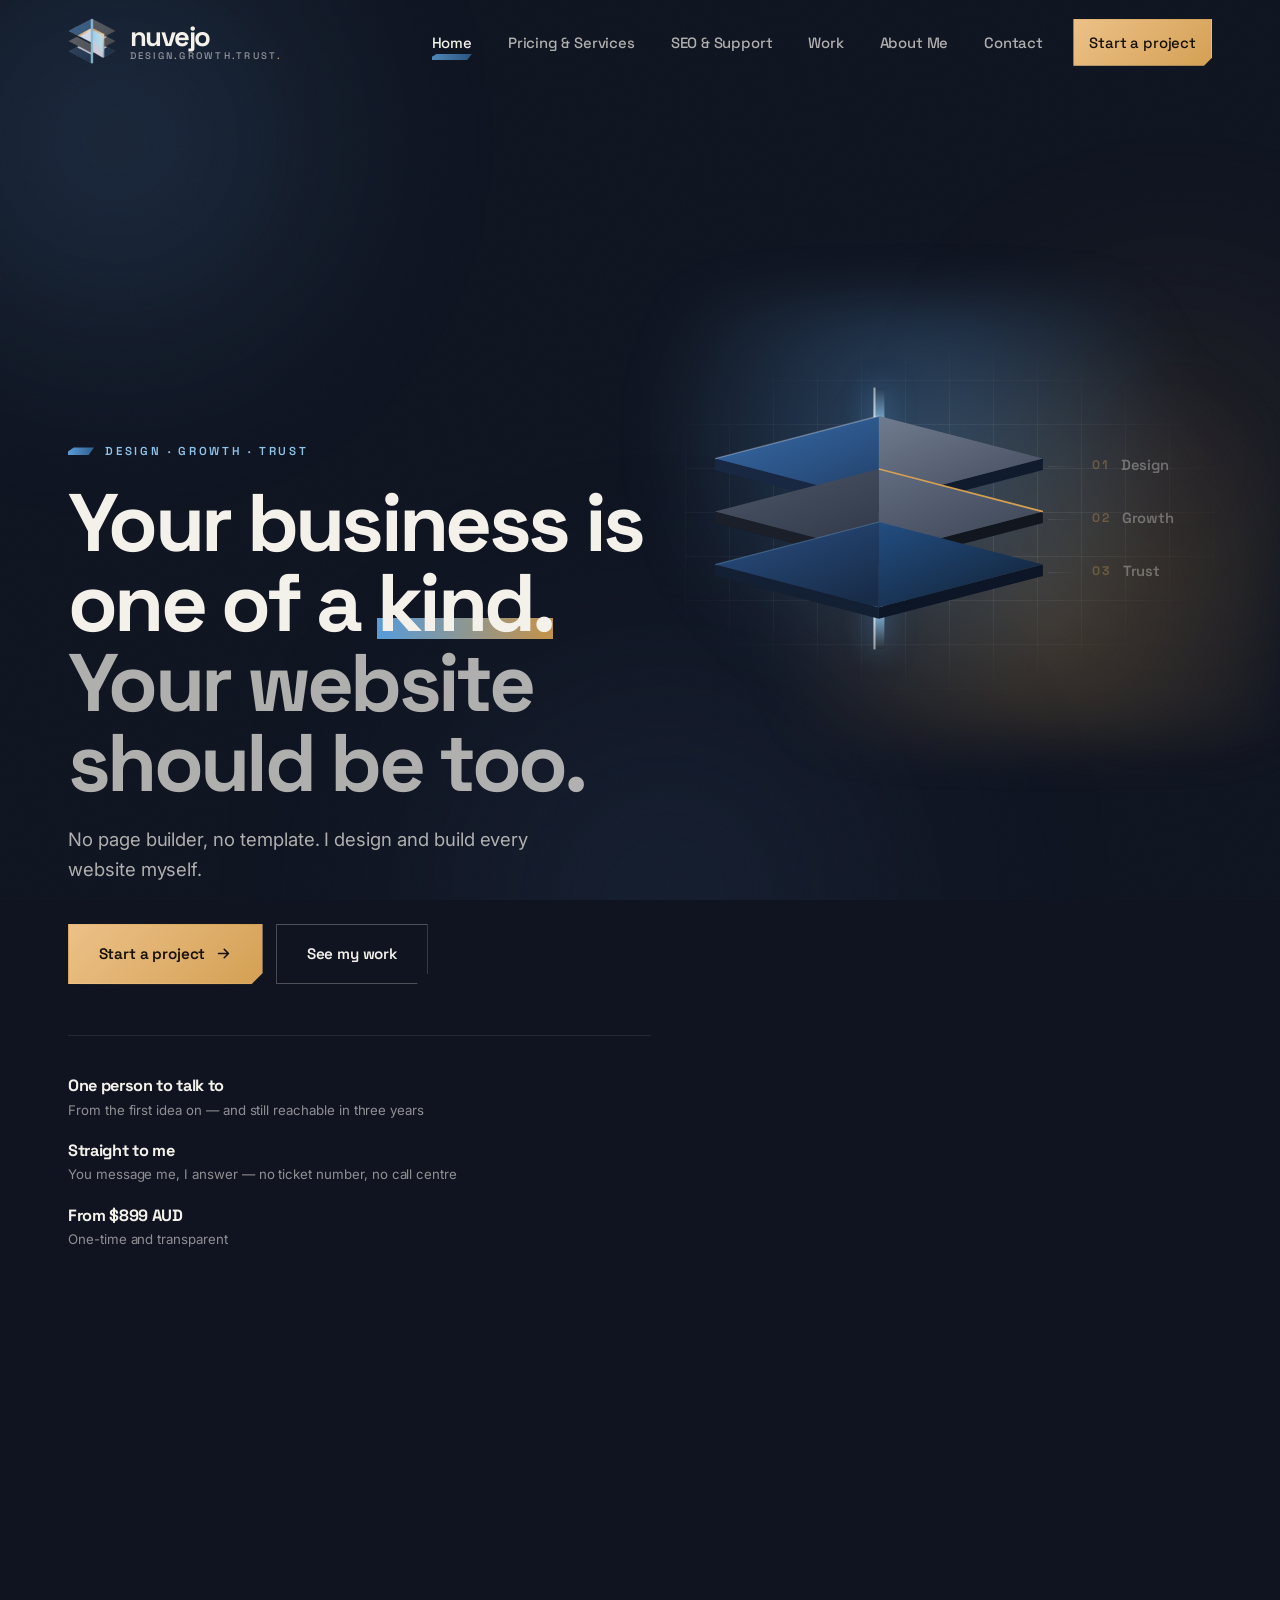
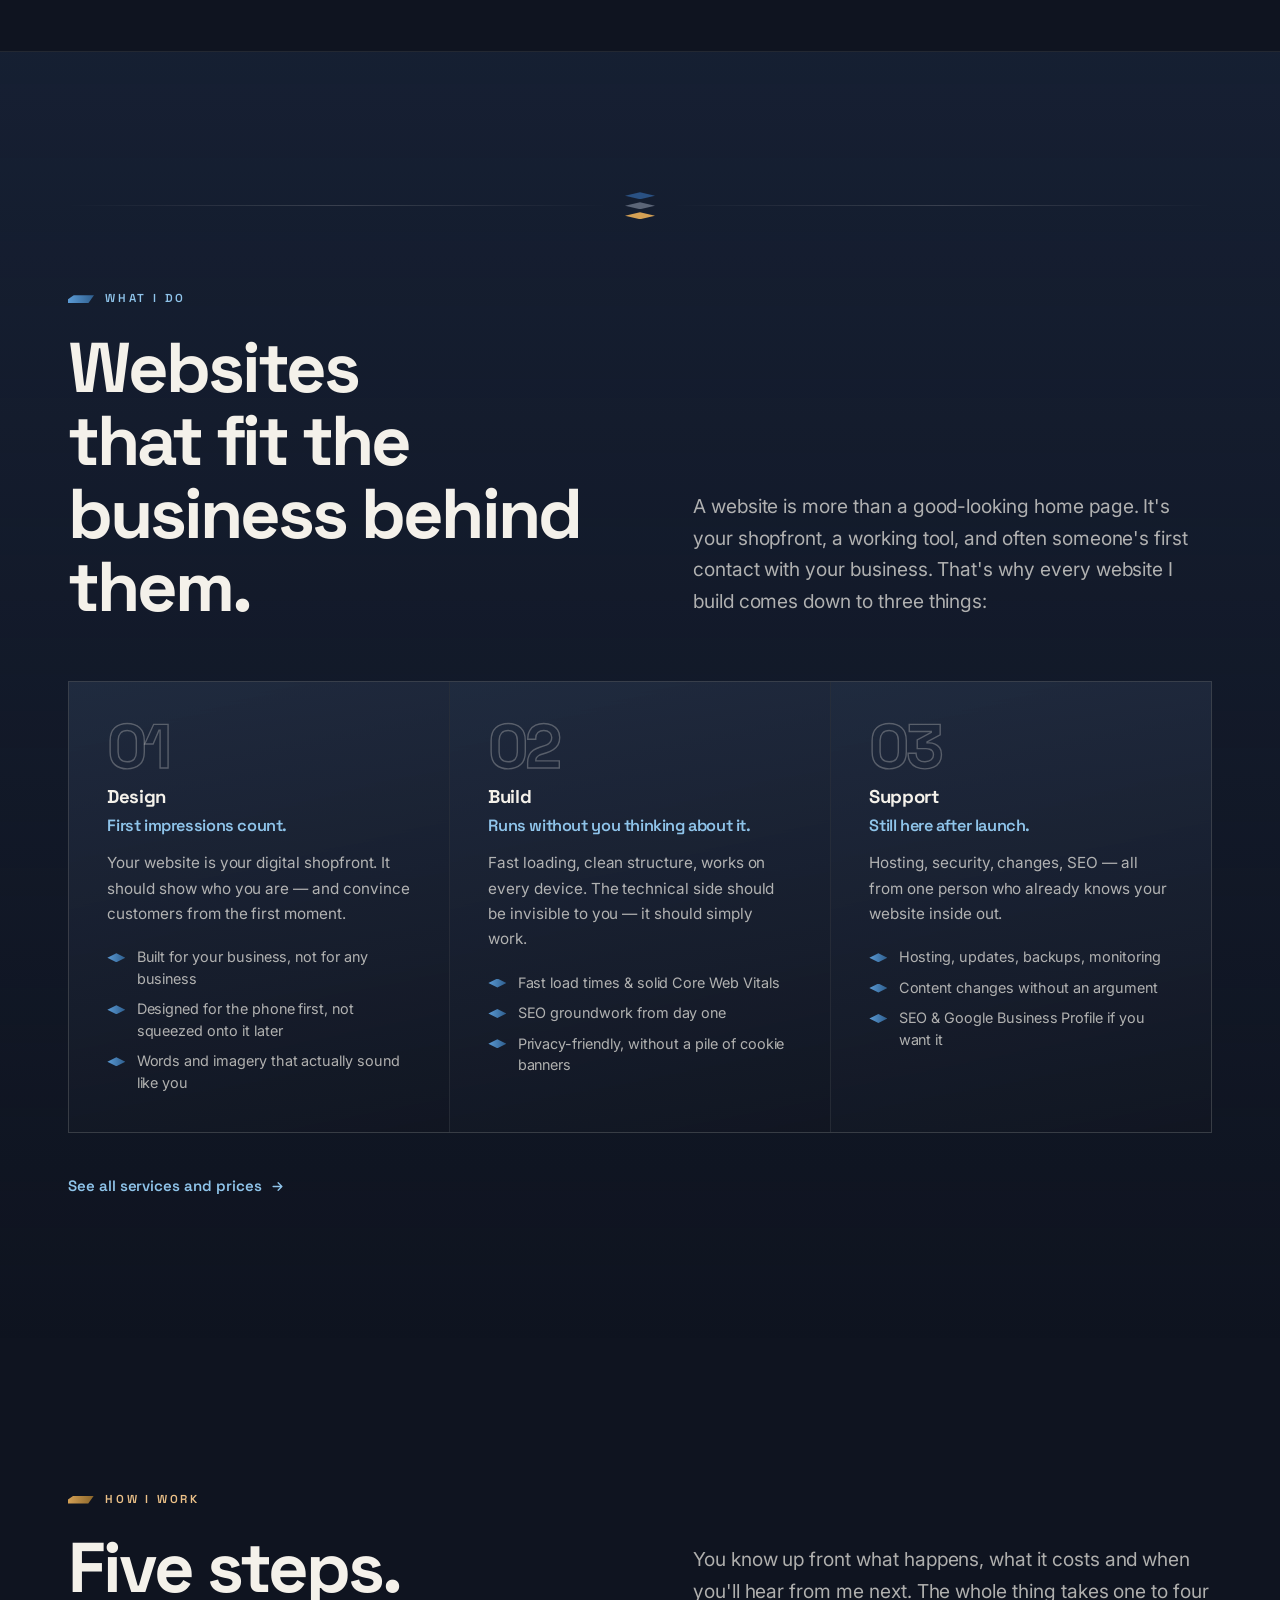
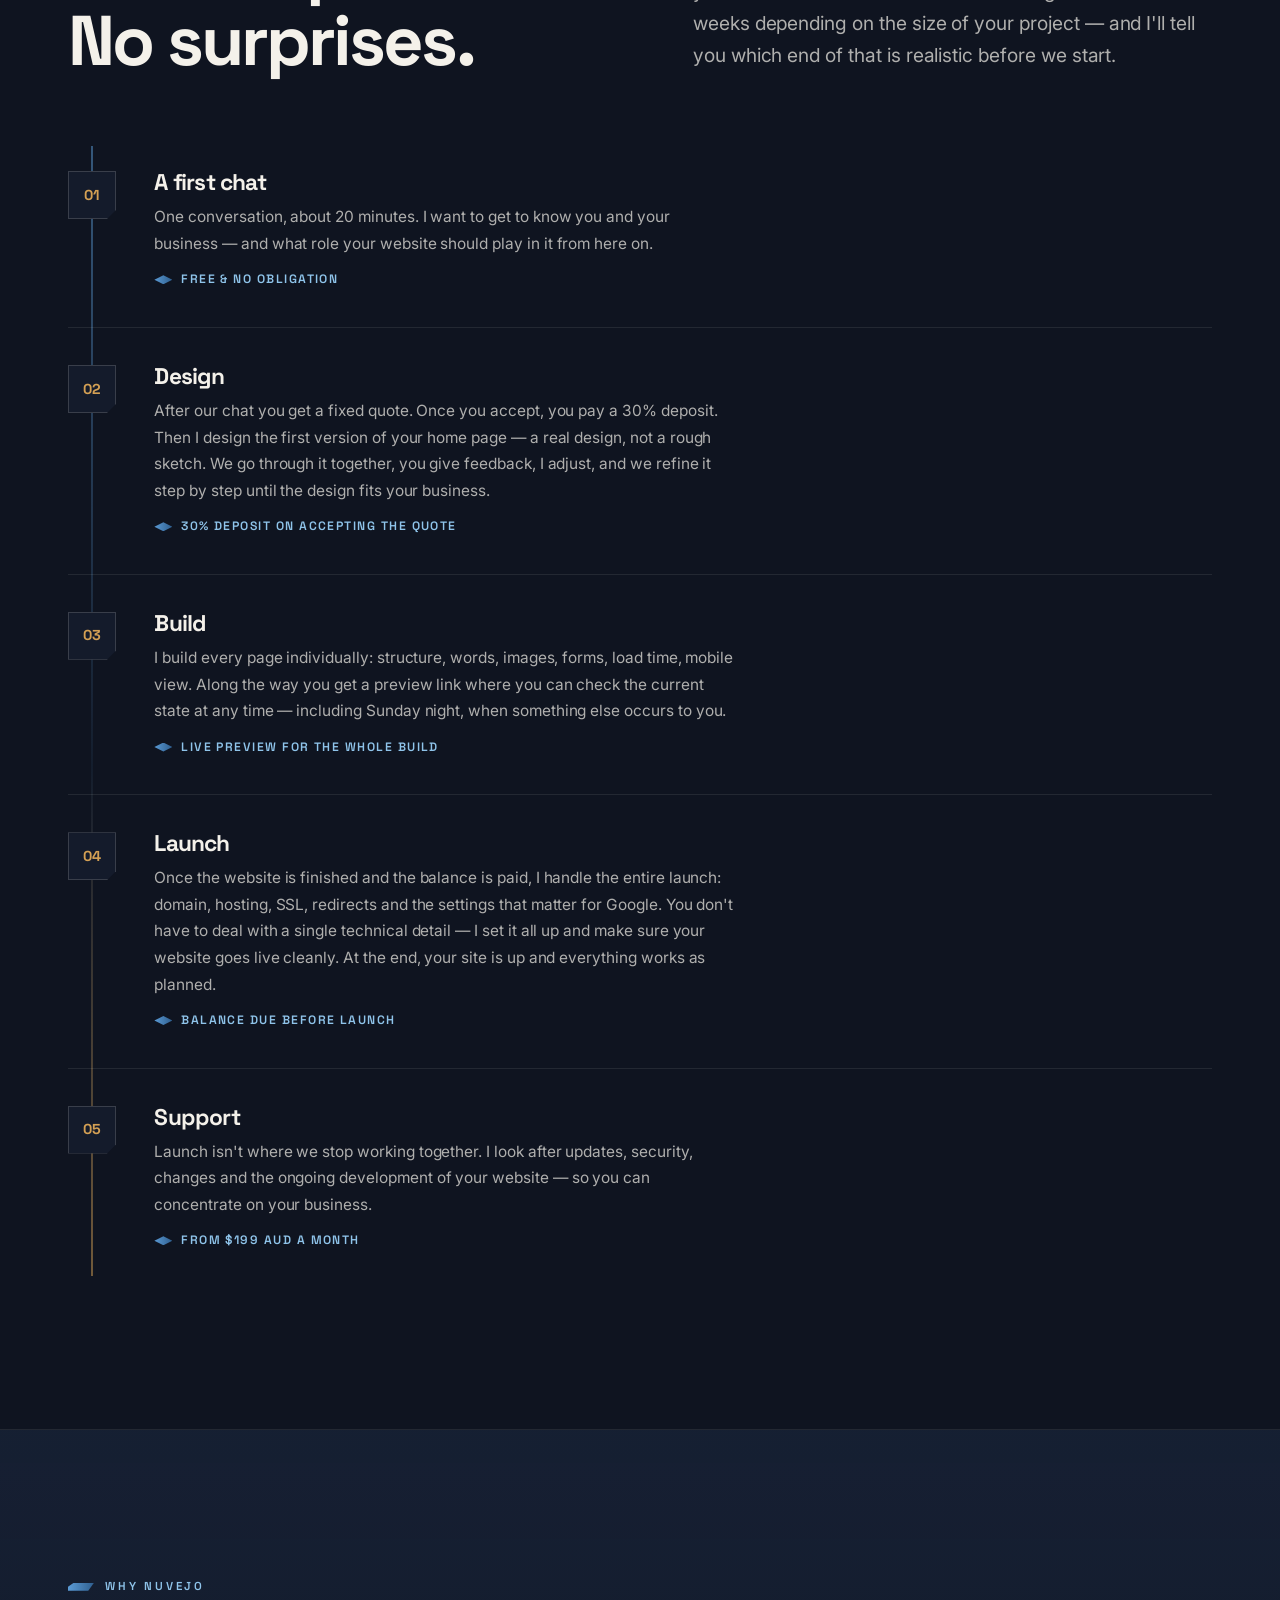
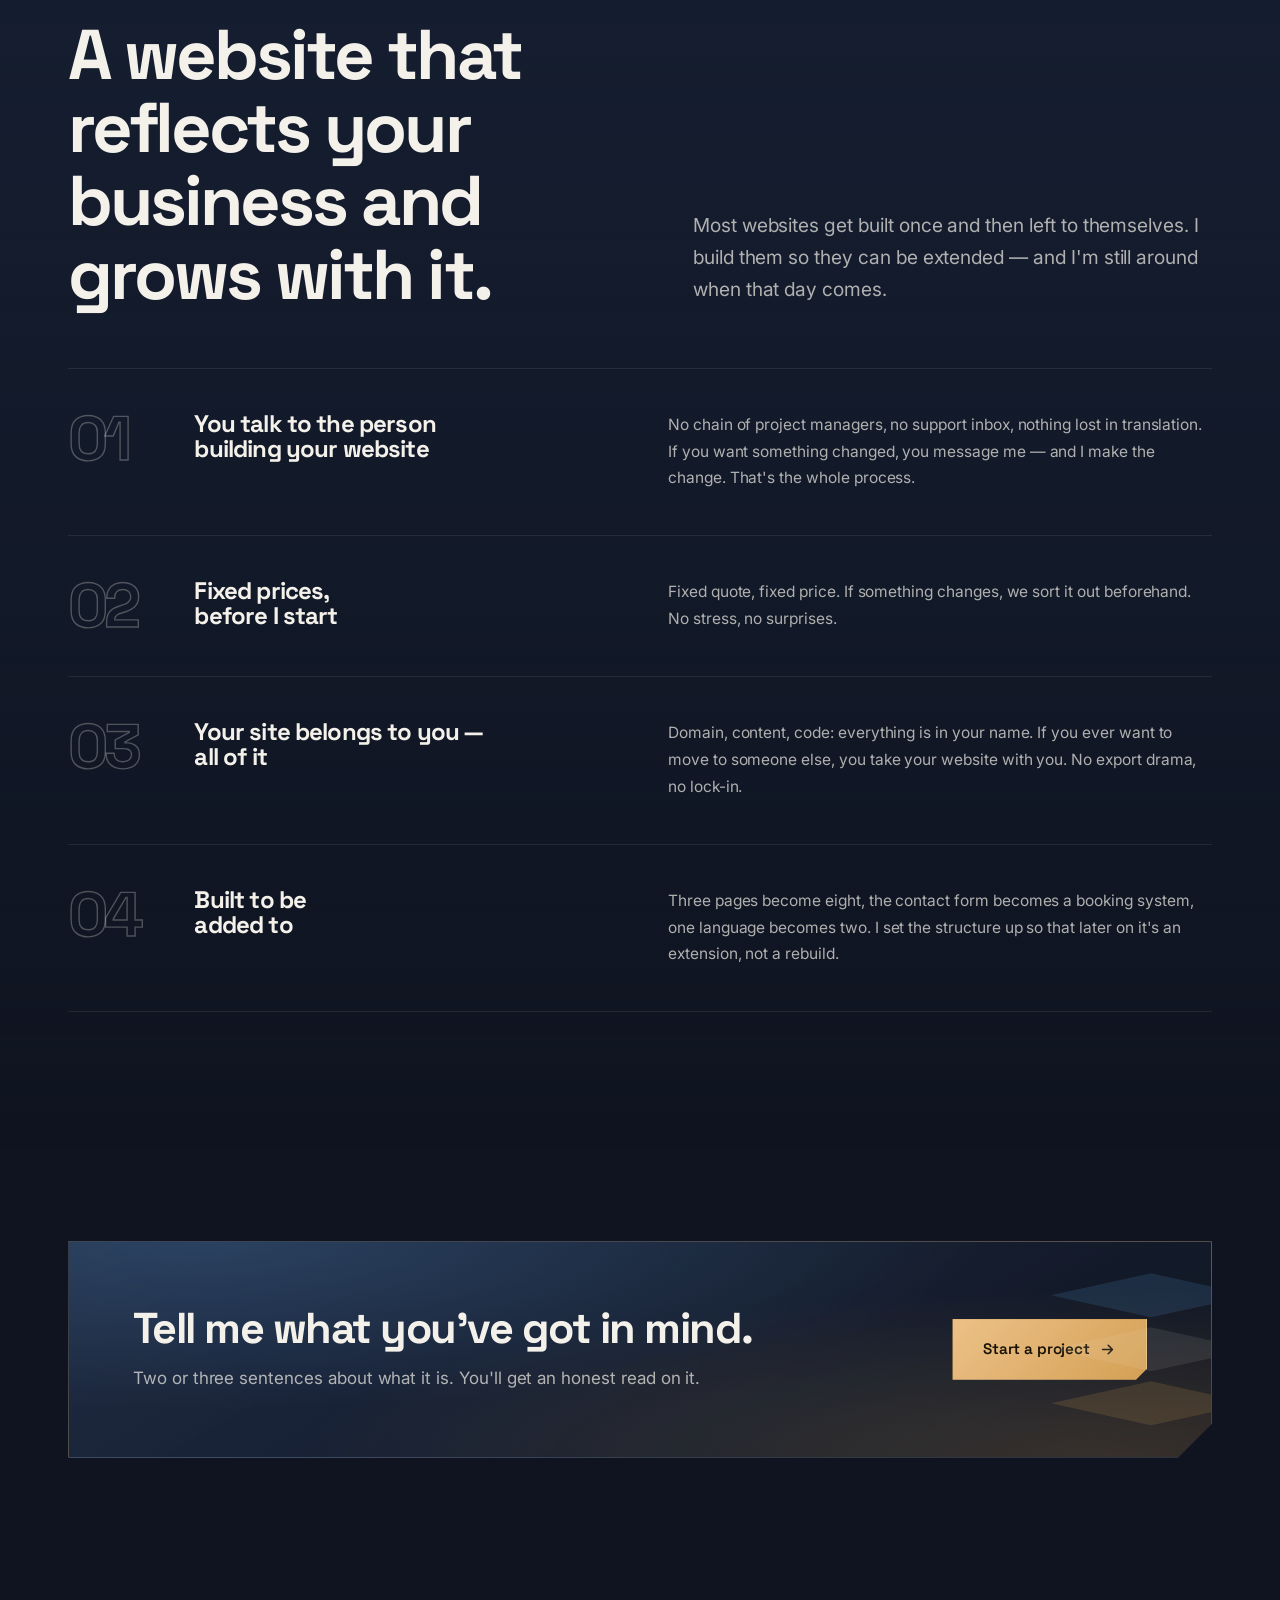
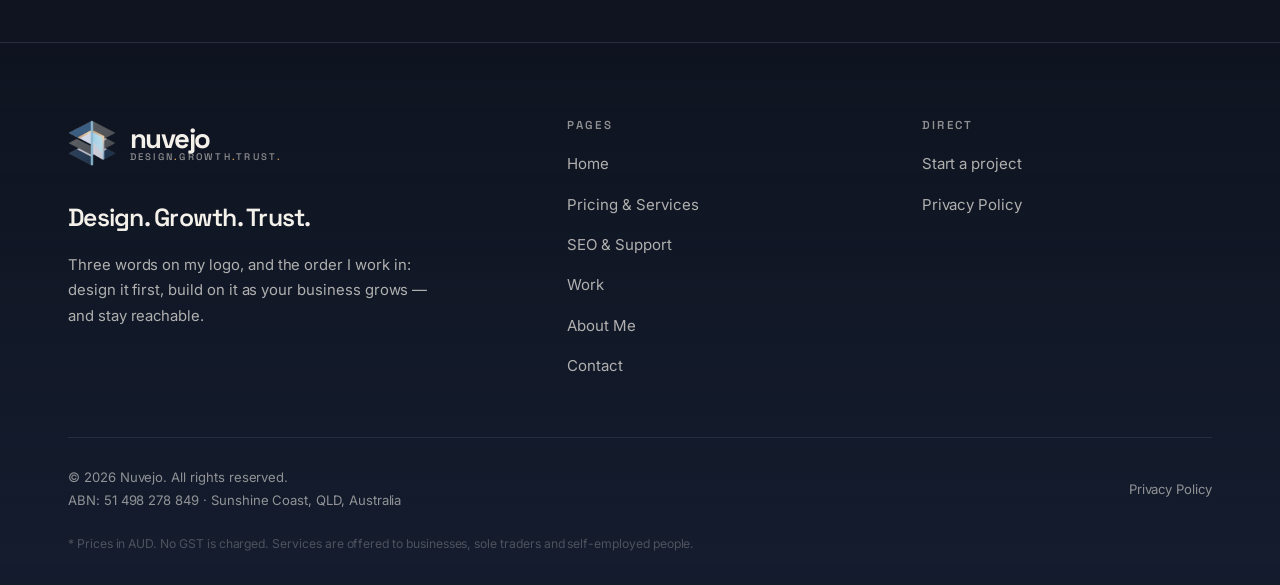
<file: index.html>
<!DOCTYPE html>
<html lang="en-AU">
<head>
<meta charset="UTF-8" />
<meta name="viewport" content="width=device-width, initial-scale=1" />

<title>Nuvejo | Custom web design for standout businesses</title>
<meta name="description" content="No page builder, no template. I design and build every website personally — design, tech and ongoing support from one person. Websites from $899 AUD." />
<meta name="author" content="Marco Linciano" />
<meta name="robots" content="index, follow" />
<meta name="theme-color" content="#0f1420" />
<link rel="canonical" href="https://nuvejo.com.au/" />

<meta property="og:type" content="website" />
<meta property="og:locale" content="en_AU" />
<meta property="og:site_name" content="Nuvejo" />
<meta property="og:title" content="Nuvejo — Your business is one of a kind. Your website should be too." />
<meta property="og:description" content="No page builder, no template. I design and build every website personally — design, tech and support from one person." />
<meta property="og:url" content="https://nuvejo.com.au/" />
<meta name="twitter:card" content="summary_large_image" />

<link rel="icon" href="assets/img/favicon.svg" type="image/svg+xml" />
<link rel="preconnect" href="https://fonts.googleapis.com" />
<link rel="preconnect" href="https://fonts.gstatic.com" crossorigin />
<link rel="preload" as="style" href="https://fonts.googleapis.com/css2?family=Space+Grotesk:wght@400;500;600;700&family=Inter:wght@400;500;600&display=swap" onload="this.onload=null;this.rel='stylesheet'" />
<noscript><link href="https://fonts.googleapis.com/css2?family=Space+Grotesk:wght@400;500;600;700&family=Inter:wght@400;500;600&display=swap" rel="stylesheet" /></noscript>
<link rel="stylesheet" href="assets/css/styles.css" />

<script type="application/ld+json">
{
  "@context": "https://schema.org",
  "@type": "ProfessionalService",
  "name": "Nuvejo",
  "description": "Custom web design, web development and ongoing website support. Every website is designed and built personally.",
  "url": "https://nuvejo.com.au/",
  "founder": { "@type": "Person", "name": "Marco Linciano" },
  "slogan": "Design. Growth. Trust.",
  "areaServed": "AU",
  "priceRange": "From $899 AUD",
  "knowsLanguage": ["en"],
  "makesOffer": [
    { "@type": "Offer", "name": "Website Starter", "price": "899", "priceCurrency": "AUD" },
    { "@type": "Offer", "name": "Website Business", "price": "1599", "priceCurrency": "AUD" },
    { "@type": "Offer", "name": "Website Premium", "price": "2299", "priceCurrency": "AUD" },
    { "@type": "Offer", "name": "Website Partnership Essential", "price": "199", "priceCurrency": "AUD" },
    { "@type": "Offer", "name": "Website Partnership Growth", "price": "399", "priceCurrency": "AUD" }
  ]
}
</script>
<meta property="og:image" content="https://nuvejo.com.au/assets/img/og-image.png" />
<meta property="og:image:width" content="1200" />
<meta property="og:image:height" content="630" />
<meta property="og:image:alt" content="Nuvejo — Design. Growth. Trust. Custom websites built by hand for your business." />
<meta name="twitter:image" content="https://nuvejo.com.au/assets/img/og-image.png" />
<script type="application/ld+json">
{
  "@context": "https://schema.org",
  "@type": "Organization",
  "name": "Nuvejo",
  "url": "https://nuvejo.com.au",
  "logo": "https://nuvejo.com.au/assets/img/nuvejo-mark.png",
  "description": "Custom web design and development. No templates, hand-built for your business.",
  "address": {
    "@type": "PostalAddress",
    "addressLocality": "Sunshine Coast",
    "addressRegion": "QLD",
    "addressCountry": "AU"
  },
  "areaServed": [
    "AU"
  ]
}
</script>
<script type="application/ld+json">
{
  "@context": "https://schema.org",
  "@type": "LocalBusiness",
  "name": "Nuvejo",
  "image": "https://nuvejo.com.au/assets/img/nuvejo-mark.png",
  "description": "Web design & development services in Australia",
  "address": {
    "@type": "PostalAddress",
    "addressLocality": "Sunshine Coast",
    "addressRegion": "QLD",
    "addressCountry": "AU"
  },
  "areaServed": "AU",
  "url": "https://nuvejo.com.au",
  "contactPoint": {
    "@type": "ContactPoint",
    "contactType": "Customer Service",
    "url": "https://nuvejo.com.au/contact"
  }
}
</script>
</head>

<body>
<a class="skip" href="#main">Skip to content</a>

<!-- ==========================================================
     Gradient defs shared by the hero's three stack__plate SVGs below
     (each plate references these by id rather than repeating them).
     ========================================================== -->
<svg style="position:absolute;width:0;height:0;overflow:hidden" aria-hidden="true" focusable="false">
  <defs>
    <linearGradient id="mkA1" x1="0" y1="0" x2=".8" y2="1">
      <stop offset="0" stop-color="#396cab" /><stop offset="1" stop-color="#22436d" />
    </linearGradient>
    <linearGradient id="mkB1" x1="0" y1="0" x2=".8" y2="1">
      <stop offset="0" stop-color="#717b8f" /><stop offset="1" stop-color="#454e5f" />
    </linearGradient>
    <linearGradient id="mkA2" x1="0" y1="0" x2=".8" y2="1">
      <stop offset="0" stop-color="#4d5768" /><stop offset="1" stop-color="#313949" />
    </linearGradient>
    <linearGradient id="mkB2" x1="0" y1="0" x2=".8" y2="1">
      <stop offset="0" stop-color="#626c80" /><stop offset="1" stop-color="#3c4555" />
    </linearGradient>
    <linearGradient id="mkA3" x1="0" y1="0" x2=".8" y2="1">
      <stop offset="0" stop-color="#2a5085" /><stop offset="1" stop-color="#182c48" />
    </linearGradient>
    <linearGradient id="mkB3" x1="0" y1="0" x2=".8" y2="1">
      <stop offset="0" stop-color="#224e82" /><stop offset="1" stop-color="#132338" />
    </linearGradient>
  </defs>
</svg>

<div class="aura" aria-hidden="true"><span></span><span></span><span></span></div>
<div class="grain" aria-hidden="true"></div>
<div class="nav-veil" aria-hidden="true"></div>

<!-- ============ MASTHEAD ============ -->
<header class="masthead">
  <div class="shell masthead__in">
    <a class="brand" href="/" aria-label="nuvejo Design.Growth.Trust. - Home">
      <span class="brand__mark"><img src="assets/img/nuvejo-mark.webp" alt="Nuvejo" /></span>
      <span class="brand__type">
        <span class="brand__name">nuvejo</span>
        <span class="brand__tag">Design<i>.</i>Growth<i>.</i>Trust<i>.</i></span>
      </span>
    </a>

    <button class="burger" aria-label="Open menu" aria-expanded="false" aria-controls="mainnav">
      <i></i><i></i><i></i>
    </button>

    <nav class="mainnav" id="mainnav" aria-label="Main navigation">
      <a href="/" aria-current="page">Home</a>
      <a href="pricing-services">Pricing &amp; Services</a>
      <a href="seo-support">SEO &amp; Support</a>
      <a href="work">Work</a>
      <a href="about">About Me</a>
      <a href="contact">Contact</a>
      <a href="contact" class="btn btn--gold btn--sm">Start a project</a>
    </nav>
  </div>
</header>
<script>
/* Menu drawer. Bound here, as soon as the header exists, so a tap works
   before the rest of the page and assets/js/main.js have finished loading. */
(function () {
  var burger = document.querySelector('.burger');
  var nav = document.getElementById('mainnav');
  var veil = document.querySelector('.nav-veil');
  if (!burger || !nav) return;
  function setNav(open) {
    burger.setAttribute('aria-expanded', String(open));
    burger.setAttribute('aria-label', open ? 'Close menu' : 'Open menu');
    nav.classList.toggle('is-open', open);
    if (veil) veil.classList.toggle('is-on', open);
    document.body.classList.toggle('nav-locked', open);
  }
  burger.addEventListener('click', function () {
    setNav(burger.getAttribute('aria-expanded') !== 'true');
  });
  if (veil) veil.addEventListener('click', function () { setNav(false); });
  nav.addEventListener('click', function (e) {
    if (e.target.closest('a')) setNav(false);
  });
  document.addEventListener('keydown', function (e) {
    if (e.key === 'Escape' && burger.getAttribute('aria-expanded') === 'true') {
      setNav(false);
      burger.focus();
    }
  });
  // Reset the drawer if the viewport grows back to desktop (matches the 1100px CSS breakpoint).
  window.addEventListener('resize', function () {
    if (window.innerWidth > 1100) setNav(false);
  });
})();
</script>

<main id="main">

  <!-- ============ HERO ============ -->
  <section class="hero">
    <div class="shell hero__grid">

      <div class="hero__copy">
        <p class="eyebrow rv">Design · Growth · Trust</p>

        <h1 class="hero__title rv">
          Your business is<br />one of a <span class="beamed">kind.</span>
          <span class="l2">Your website should be too.</span>
        </h1>

        <p class="hero__sub rv">
          No page builder, no template. I design and build every website
          myself.
        </p>

        <div class="btn-row rv">
          <a href="contact" class="btn btn--gold">
            Start a project
            <svg class="btn__ico" viewBox="0 0 24 24" fill="none" stroke="currentColor" stroke-width="2.2" stroke-linecap="round" stroke-linejoin="round" aria-hidden="true"><path d="M5 12h14M13 6l6 6-6 6" /></svg>
          </a>
          <a href="work" class="btn btn--line">See my work</a>
        </div>

        <dl class="hero__proof rv">
          <div>
            <dt>One person to talk to</dt>
            <dd>From the first idea on — and still reachable in three years</dd>
          </div>
          <div>
            <dt>Straight to me</dt>
            <dd>You message me, I answer — no ticket number, no call centre</dd>
          </div>
          <div>
            <dt>From $899 AUD</dt>
            <dd>One-time and transparent</dd>
          </div>
        </dl>
      </div>

      <!-- The signature graphic: three slabs, one beam of light.
           .stage is the scroll track (it stretches to the height of the copy
           column beside it); .stage__pin holds still inside that track while
           the copy scrolls past, and the slabs pull apart in step with how
           far through the pinned range we are. Driven from main.js via --fan;
           --d is each slab's pointer-parallax depth. -->
      <div class="stage" aria-hidden="true">
        <div class="stage__pin">
          <span class="stage__glow"></span>
          <span class="stage__grid"></span>

          <div class="stack">
            <span class="stack__beam"></span>

            <div class="stack__layer" style="--i:0; --d:1">
              <div class="stack__float">
                <svg class="stack__plate" viewBox="0 0 400 122">
                  <path d="M0 52 200 104 200 118 0 66Z" fill="#182742" />
                  <path d="M200 104 400 52 400 66 200 118Z" fill="#101b2e" />
                  <path d="M0 52 200 0 200 104Z" fill="url(#mkA1)" />
                  <path d="M200 0 400 52 200 104Z" fill="url(#mkB1)" />
                  <path d="M0 52 200 0" stroke="rgba(255,255,255,.30)" stroke-width="1.6" fill="none" />
                </svg>
              </div>
              <span class="stack__tag"><b>01</b><em>Design</em></span>
            </div>

            <div class="stack__layer" style="--i:1; --d:.62">
              <div class="stack__float">
                <svg class="stack__plate" viewBox="0 0 400 122">
                  <path d="M0 52 200 104 200 118 0 66Z" fill="#1a1f2a" />
                  <path d="M200 104 400 52 400 66 200 118Z" fill="#12161f" />
                  <path d="M0 52 200 0 200 104Z" fill="url(#mkA2)" />
                  <path d="M200 0 400 52 200 104Z" fill="url(#mkB2)" />
                  <path d="M200 0 400 52" stroke="#d4a054" stroke-width="2.2" fill="none" />
                </svg>
              </div>
              <span class="stack__tag"><b>02</b><em>Growth</em></span>
            </div>

            <div class="stack__layer" style="--i:2; --d:.3">
              <div class="stack__float">
                <svg class="stack__plate" viewBox="0 0 400 122">
                  <path d="M0 52 200 104 200 118 0 66Z" fill="#131f33" />
                  <path d="M200 104 400 52 400 66 200 118Z" fill="#0d1626" />
                  <path d="M0 52 200 0 200 104Z" fill="url(#mkA3)" />
                  <path d="M200 0 400 52 200 104Z" fill="url(#mkB3)" />
                  <path d="M0 52 200 0" stroke="rgba(143,196,234,.28)" stroke-width="1.4" fill="none" />
                </svg>
              </div>
              <span class="stack__tag"><b>03</b><em>Trust</em></span>
            </div>
          </div>
        </div>
      </div>

    </div>
  </section>

  <!-- ============ SERVICES OVERVIEW ============ -->
  <section class="band band--raise" aria-labelledby="what-title">
    <div class="shell">
      <div class="seam rv" aria-hidden="true">
        <span class="seam__stack"><i></i><i></i><i></i></span>
      </div>

      <div class="head head--split" style="margin-top: clamp(2.5rem, 5vw, 4rem)">
        <div class="rv">
          <p class="eyebrow">What I do</p>
          <h2 class="h-1" id="what-title">Websites that fit the<br />business behind them.</h2>
        </div>
        <p class="lede head__aside rv">
          A website is more than a good-looking home page. It's your shopfront,
          a working tool, and often someone's first contact with your business.
          That's why every website I build comes down to three things:
        </p>
      </div>

      <div class="cards" style="margin-top: clamp(2.5rem, 5vw, 3.5rem)">
        <article class="card rv">
          <span class="index">01</span>
          <h3>Design</h3>
          <p class="card__say">First impressions count.</p>
          <p>
            Your website is your digital shopfront. It should show who you are
            — and convince customers from the first moment.
          </p>
          <ul class="card__list">
            <li><span class="plate-dot"></span>Built for your business, not for any business</li>
            <li><span class="plate-dot"></span>Designed for the phone first, not squeezed onto it later</li>
            <li><span class="plate-dot"></span>Words and imagery that actually sound like you</li>
          </ul>
        </article>

        <article class="card rv">
          <span class="index">02</span>
          <h3>Build</h3>
          <p class="card__say">Runs without you thinking about it.</p>
          <p>
            Fast loading, clean structure, works on every device. The technical
            side should be invisible to you — it should simply work.
          </p>
          <ul class="card__list">
            <li><span class="plate-dot"></span>Fast load times &amp; solid Core Web Vitals</li>
            <li><span class="plate-dot"></span>SEO groundwork from day one</li>
            <li><span class="plate-dot"></span>Privacy-friendly, without a pile of cookie banners</li>
          </ul>
        </article>

        <article class="card rv">
          <span class="index">03</span>
          <h3>Support</h3>
          <p class="card__say">Still here after launch.</p>
          <p>
            Hosting, security, changes, SEO — all from one person who already
            knows your website inside out.
          </p>
          <ul class="card__list">
            <li><span class="plate-dot"></span>Hosting, updates, backups, monitoring</li>
            <li><span class="plate-dot"></span>Content changes without an argument</li>
            <li><span class="plate-dot"></span>SEO &amp; Google Business Profile if you want it</li>
          </ul>
        </article>
      </div>

      <div class="btn-row rv" style="margin-top: 2.5rem">
        <a href="pricing-services" class="tlink">
          See all services and prices
          <svg viewBox="0 0 24 24" fill="none" stroke="currentColor" stroke-width="2.2" stroke-linecap="round" stroke-linejoin="round" aria-hidden="true"><path d="M5 12h14M13 6l6 6-6 6" /></svg>
        </a>
      </div>
    </div>
  </section>

  <!-- ============ HOW I WORK ============ -->
  <section class="band" aria-labelledby="process-title">
    <div class="shell">
      <div class="head head--split">
        <div class="rv">
          <p class="eyebrow eyebrow--gold">How I work</p>
          <h2 class="h-1" id="process-title">Five steps.<br />No surprises.</h2>
        </div>
        <p class="lede head__aside rv">
          You know up front what happens, what it costs and when you'll hear
          from me next. The whole thing takes one to four weeks depending on
          the size of your project — and I'll tell you which end of that is
          realistic before we start.
        </p>
      </div>

      <ol class="flow" style="margin-top: clamp(2.5rem, 5vw, 3.5rem)">
        <li class="step rv">
          <span class="step__mark">01</span>
          <div class="step__body">
            <h3>A first chat</h3>
            <p>
              One conversation, about 20 minutes. I want to get to know you and
              your business — and what role your website should play in it from
              here on.
            </p>
            <span class="step__meta"><span class="plate-dot"></span>Free &amp; no obligation</span>
          </div>
        </li>

        <li class="step rv">
          <span class="step__mark">02</span>
          <div class="step__body">
            <h3>Design</h3>
            <p>
              After our chat you get a fixed quote. Once you accept, you pay a
              30% deposit. Then I design the first version of your home page —
              a real design, not a rough sketch. We go through it together, you
              give feedback, I adjust, and we refine it step by step until the
              design fits your business.
            </p>
            <span class="step__meta"><span class="plate-dot"></span>30% deposit on accepting the quote</span>
          </div>
        </li>

        <li class="step rv">
          <span class="step__mark">03</span>
          <div class="step__body">
            <h3>Build</h3>
            <p>
              I build every page individually: structure, words, images, forms,
              load time, mobile view. Along the way you get a preview link where
              you can check the current state at any time — including Sunday
              night, when something else occurs to you.
            </p>
            <span class="step__meta"><span class="plate-dot"></span>Live preview for the whole build</span>
          </div>
        </li>

        <li class="step rv">
          <span class="step__mark">04</span>
          <div class="step__body">
            <h3>Launch</h3>
            <p>
              Once the website is finished and the balance is paid, I handle the
              entire launch: domain, hosting, SSL, redirects and the settings
              that matter for Google. You don't have to deal with a single
              technical detail — I set it all up and make sure your website goes
              live cleanly. At the end, your site is up and everything works as
              planned.
            </p>
            <span class="step__meta"><span class="plate-dot"></span>Balance due before launch</span>
          </div>
        </li>

        <li class="step rv">
          <span class="step__mark">05</span>
          <div class="step__body">
            <h3>Support</h3>
            <p>
              Launch isn't where we stop working together. I look after updates,
              security, changes and the ongoing development of your website — so
              you can concentrate on your business.
            </p>
            <span class="step__meta"><span class="plate-dot"></span>From $199 AUD a month</span>
          </div>
        </li>
      </ol>
    </div>
  </section>

  <!-- ============ WHY / TRUST ============ -->
  <section class="band band--raise" aria-labelledby="why-title">
    <div class="shell">
      <div class="head head--split">
        <div class="rv">
          <p class="eyebrow">Why Nuvejo</p>
          <h2 class="h-1" id="why-title">A website that reflects your<br />business and grows with it.</h2>
        </div>
        <p class="lede head__aside rv">
          Most websites get built once and then left to themselves. I build
          them so they can be extended — and I'm still around when that day
          comes.
        </p>
      </div>

      <div class="rows" style="margin-top: clamp(2.5rem, 5vw, 3.5rem)">
        <article class="row rv">
          <span class="index">01</span>
          <h3>You talk to the person<br />building your website</h3>
          <p>
            No chain of project managers, no support inbox, nothing lost in
            translation. If you want something changed, you message me — and I
            make the change. That's the whole process.
          </p>
        </article>

        <article class="row rv">
          <span class="index">02</span>
          <h3>Fixed prices,<br />before I start</h3>
          <p>
            Fixed quote, fixed price. If something changes, we sort it out
            beforehand. No stress, no surprises.
          </p>
        </article>

        <article class="row rv">
          <span class="index">03</span>
          <h3>Your site belongs to you —<br />all of it</h3>
          <p>
            Domain, content, code: everything is in your name. If you ever want
            to move to someone else, you take your website with you. No export
            drama, no lock-in.
          </p>
        </article>

        <article class="row rv">
          <span class="index">04</span>
          <h3>Built to be<br />added to</h3>
          <p>
            Three pages become eight, the contact form becomes a booking
            system, one language becomes two. I set the structure up so that
            later on it's an extension, not a rebuild.
          </p>
        </article>
      </div>
    </div>
  </section>

  <!-- ============ CTA ============ -->
  <section class="band band--tight">
    <div class="shell">
      <div class="cta rv">
        <div>
          <h2>Tell me what you've got in mind.</h2>
          <p>
            Two or three sentences about what it is. You'll get an honest read
            on it.
          </p>
        </div>
        <div class="btn-row">
          <a href="contact" class="btn btn--gold">
            Start a project
            <svg class="btn__ico" viewBox="0 0 24 24" fill="none" stroke="currentColor" stroke-width="2.2" stroke-linecap="round" stroke-linejoin="round" aria-hidden="true"><path d="M5 12h14M13 6l6 6-6 6" /></svg>
          </a>
        </div>
        <span class="cta__plates" aria-hidden="true"><i></i><i></i><i></i></span>
      </div>
    </div>
  </section>

</main>

<!-- ============ FOOTER ============ -->
<footer class="footer">
  <div class="shell">
    <div class="footer__top">
      <div class="footer__brand">
        <a class="brand" href="/" aria-label="nuvejo Design.Growth.Trust. - Home">
          <span class="brand__mark"><img src="assets/img/nuvejo-mark.webp" alt="Nuvejo" /></span>
          <span class="brand__type">
            <span class="brand__name">nuvejo</span>
            <span class="brand__tag">Design<i>.</i>Growth<i>.</i>Trust<i>.</i></span>
          </span>
        </a>
        <p class="footer__say">Design. Growth. Trust.</p>
        <p class="muted" style="max-width: 40ch; font-size: .93rem">
          Three words on my logo, and the order I work in: design it first,
          build on it as your business grows — and stay reachable.
        </p>
      </div>

      <div class="footer__col">
        <h4 aria-level="3">Pages</h4>
        <ul>
          <li><a href="/">Home</a></li>
          <li><a href="pricing-services">Pricing &amp; Services</a></li>
          <li><a href="seo-support">SEO &amp; Support</a></li>
          <li><a href="work">Work</a></li>
          <li><a href="about">About Me</a></li>
          <li><a href="contact">Contact</a></li>
        </ul>
      </div>

      <div class="footer__col">
        <h4 aria-level="3">Direct</h4>
        <ul>
          <li><a href="contact">Start a project</a></li>
          <li><a href="privacy-policy">Privacy Policy</a></li>
        </ul>
      </div>
    </div>

    <div class="footer__bottom">
      <p>
        © <span data-year>2026</span> Nuvejo. All rights reserved.<br />
        ABN: 51 498 278 849 · Sunshine Coast, QLD, Australia
      </p>
      <nav class="footer__legal" aria-label="Legal">
        <a href="privacy-policy">Privacy Policy</a>
      </nav>
    </div>

    <p class="footer__note" id="price-note">
      * Prices in AUD. No GST is charged. Services are offered to businesses, sole
      traders and self-employed people.
    </p>
  </div>
</footer>

<script src="assets/js/main.js"></script>
</body>
</html>
</file>
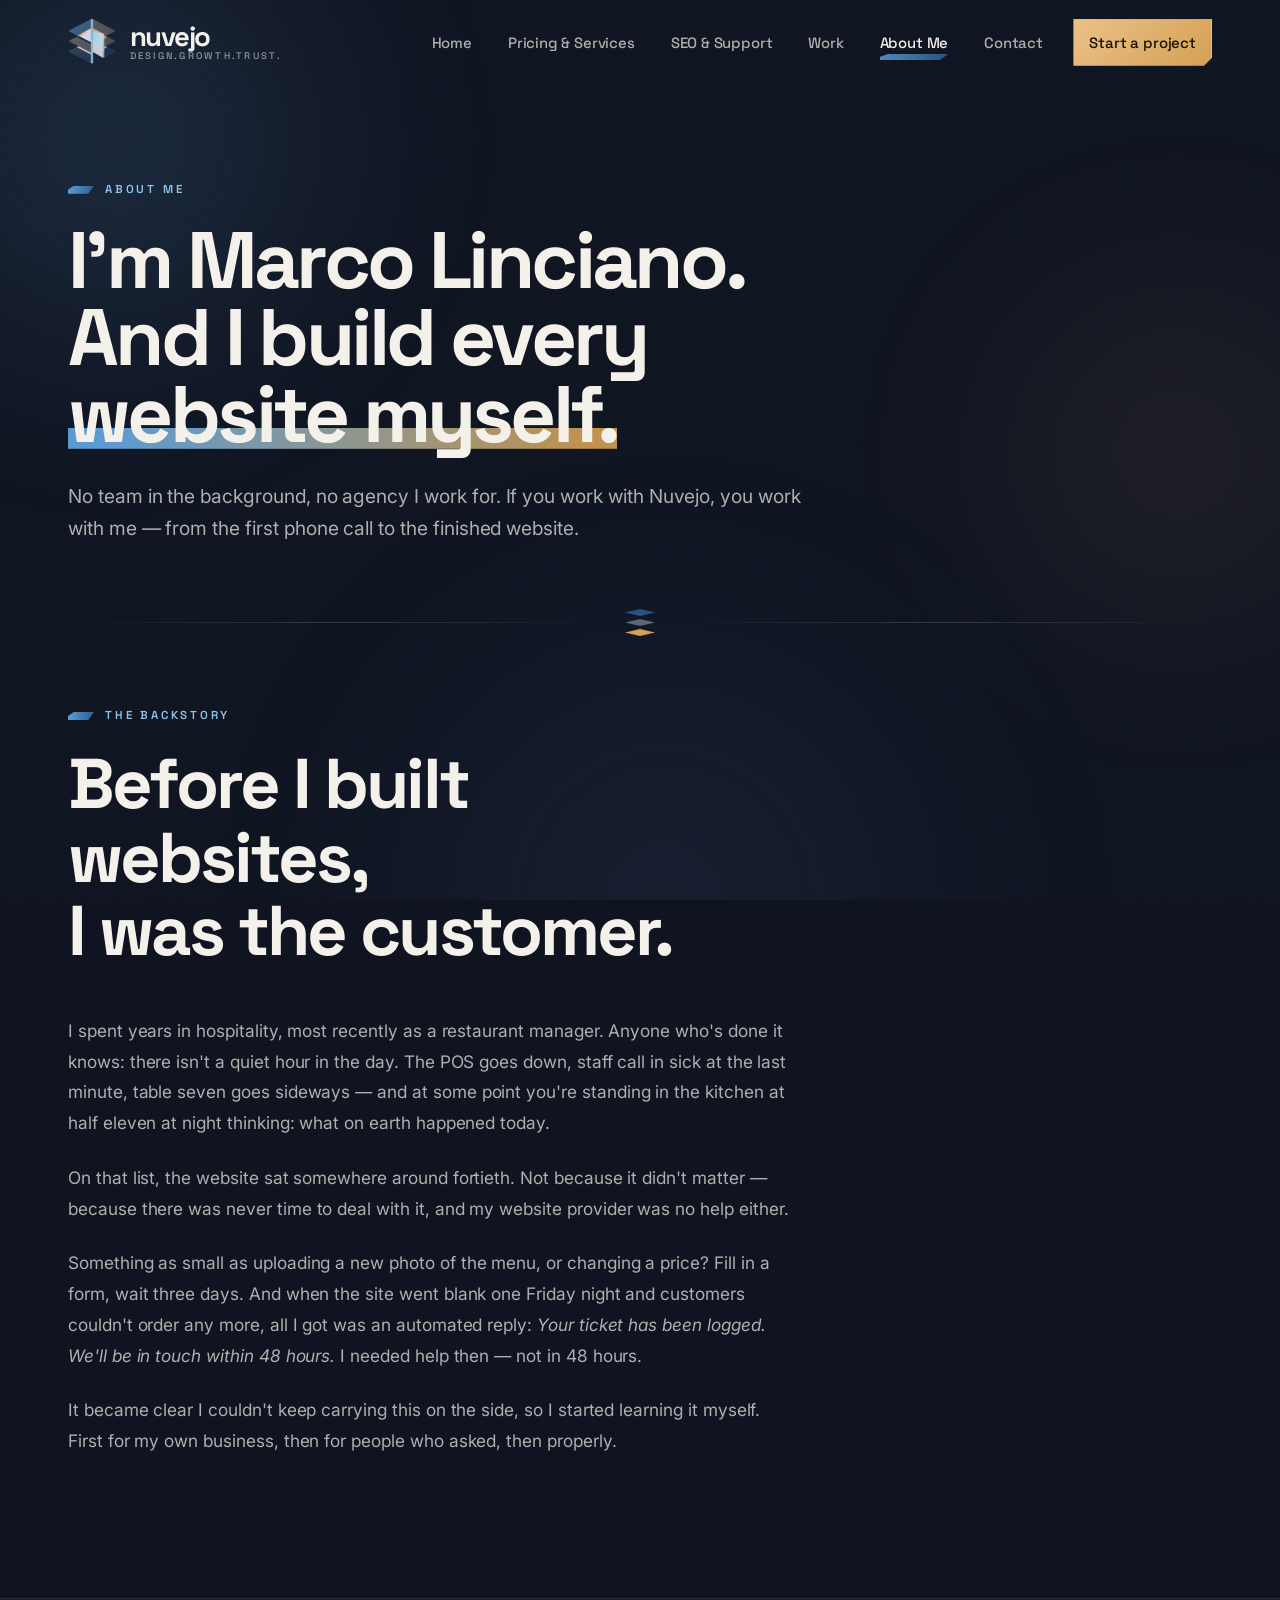
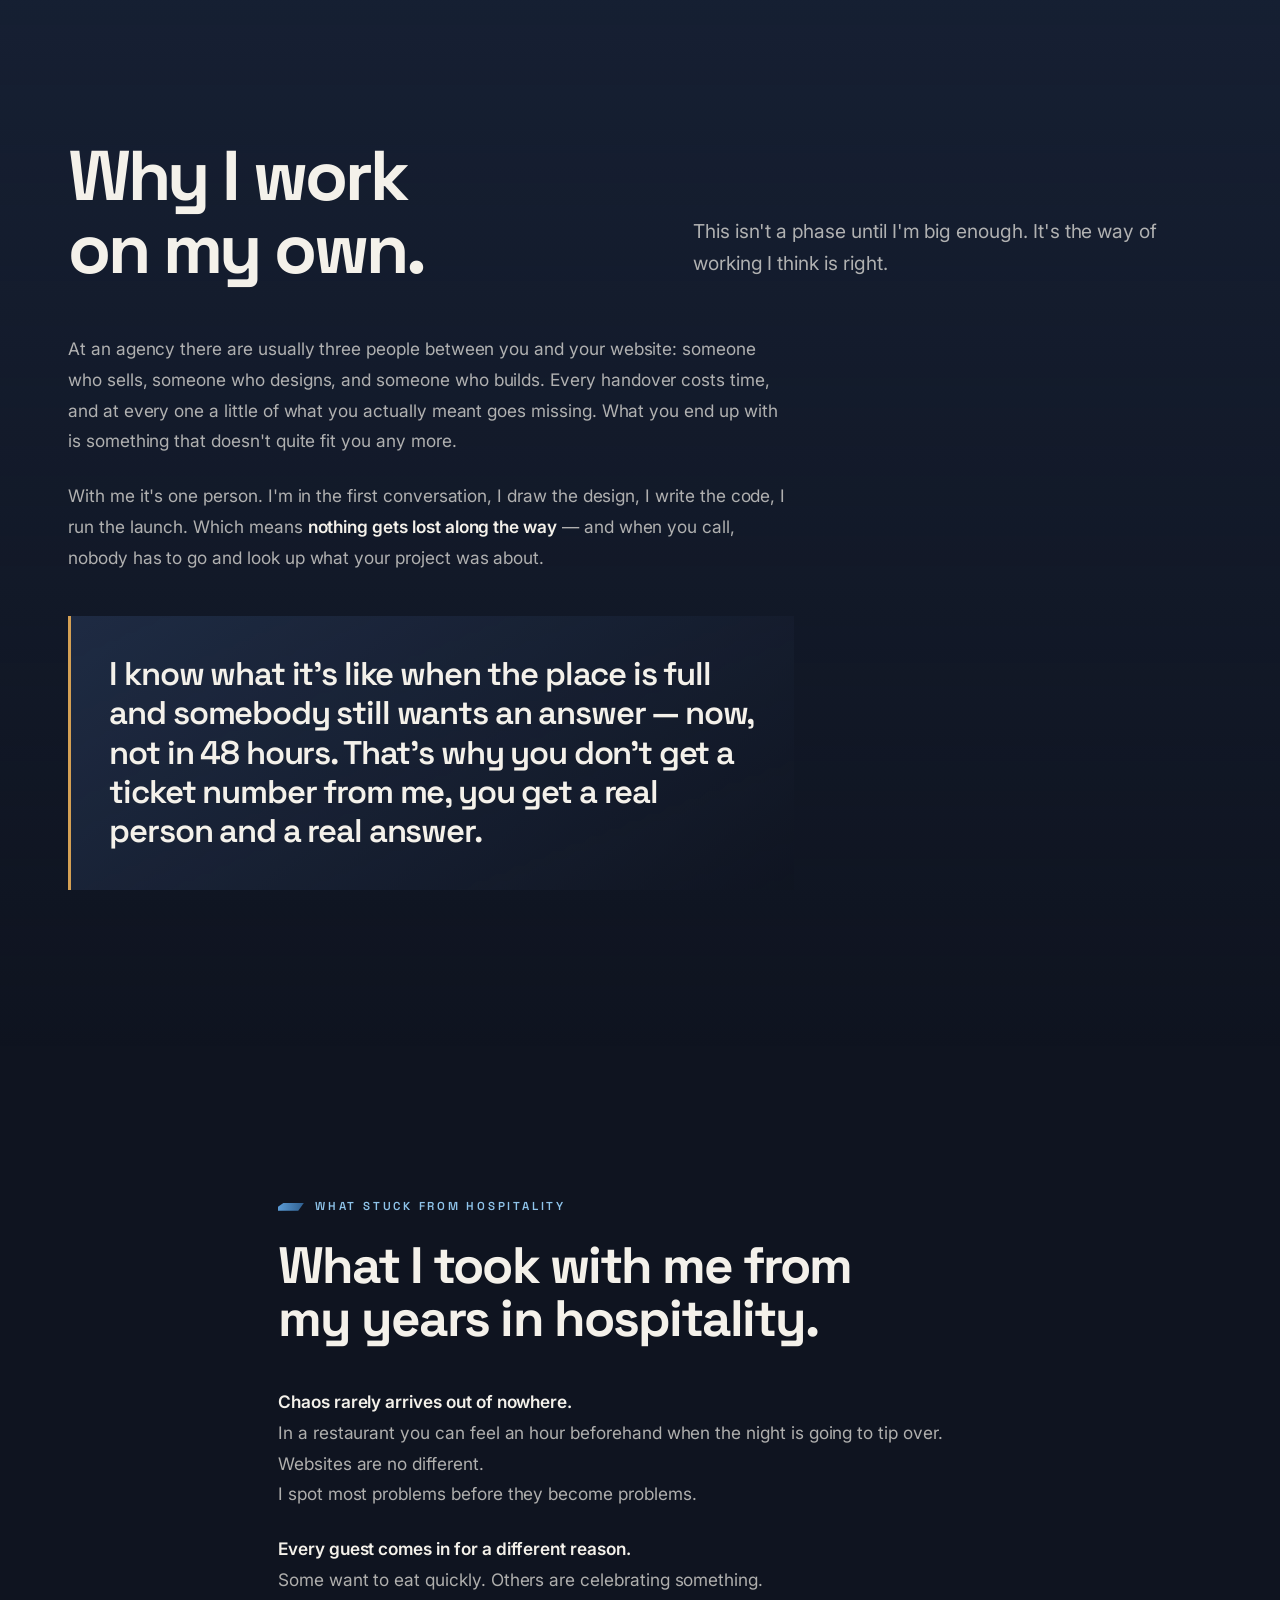
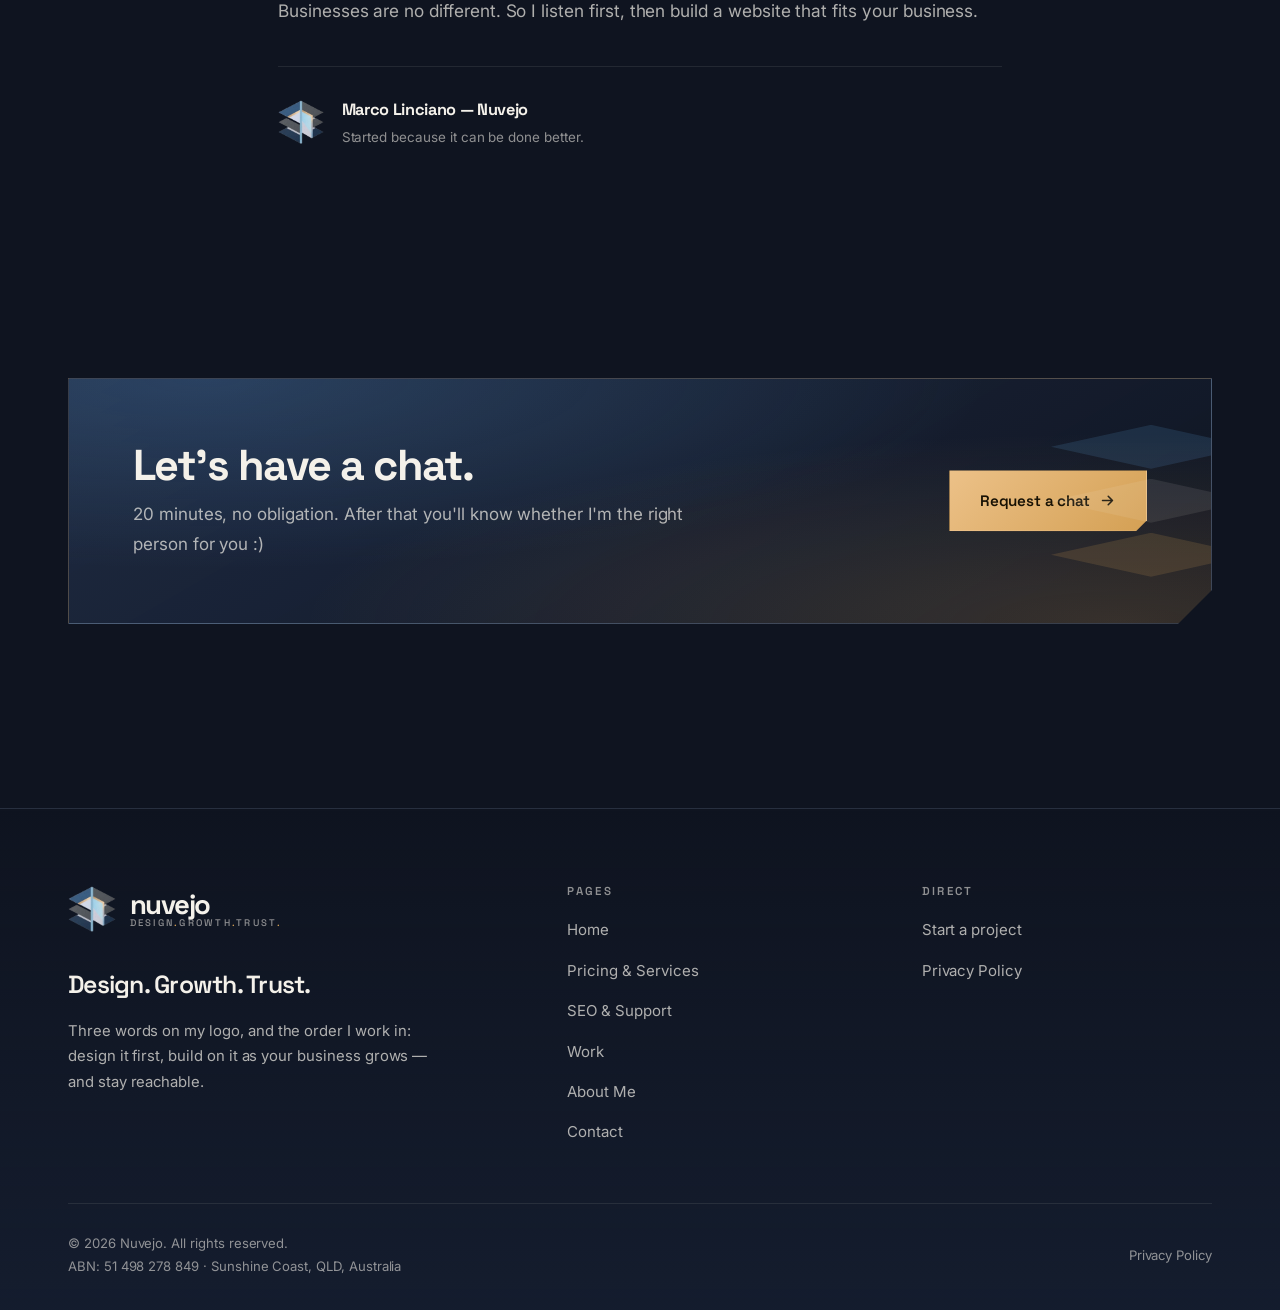
<file: about.html>
<!DOCTYPE html>
<html lang="en-AU">
<head>
<meta charset="UTF-8" />
<meta name="viewport" content="width=device-width, initial-scale=1" />

<title>About Me | Web design | Nuvejo</title>
<meta name="description" content="There's one person behind Nuvejo: Marco Linciano. From running restaurants to web design — why I work on my own, talk to you directly, and build every website myself." />
<meta name="robots" content="index, follow" />
<meta name="theme-color" content="#0f1420" />
<link rel="canonical" href="https://nuvejo.com.au/about" />

<meta property="og:type" content="profile" />
<meta property="og:locale" content="en_AU" />
<meta property="og:site_name" content="Nuvejo" />
<meta property="og:title" content="About Me | Web design | Nuvejo" />
<meta property="og:description" content="This is the website provider I wish I'd had." />

<link rel="icon" href="assets/img/favicon.svg" type="image/svg+xml" />
<link rel="preconnect" href="https://fonts.googleapis.com" />
<link rel="preconnect" href="https://fonts.gstatic.com" crossorigin />
<link rel="preload" as="style" href="https://fonts.googleapis.com/css2?family=Space+Grotesk:wght@400;500;600;700&family=Inter:wght@400;500;600&display=swap" onload="this.onload=null;this.rel='stylesheet'" />
<noscript><link href="https://fonts.googleapis.com/css2?family=Space+Grotesk:wght@400;500;600;700&family=Inter:wght@400;500;600&display=swap" rel="stylesheet" /></noscript>
<link rel="stylesheet" href="assets/css/styles.css" />
<meta property="og:image" content="https://nuvejo.com.au/assets/img/og-image.png" />
<meta property="og:image:width" content="1200" />
<meta property="og:image:height" content="630" />
<meta property="og:image:alt" content="Nuvejo — Design. Growth. Trust. Custom websites built by hand for your business." />
<meta name="twitter:image" content="https://nuvejo.com.au/assets/img/og-image.png" />
<script type="application/ld+json">
{
  "@context": "https://schema.org",
  "@type": "Organization",
  "name": "Nuvejo",
  "url": "https://nuvejo.com.au",
  "logo": "https://nuvejo.com.au/assets/img/nuvejo-mark.png",
  "description": "Custom web design and development. No templates, hand-built for your business.",
  "address": {
    "@type": "PostalAddress",
    "addressLocality": "Sunshine Coast",
    "addressRegion": "QLD",
    "addressCountry": "AU"
  },
  "areaServed": [
    "AU"
  ]
}
</script>
<script type="application/ld+json">
{
  "@context": "https://schema.org",
  "@type": "LocalBusiness",
  "name": "Nuvejo",
  "image": "https://nuvejo.com.au/assets/img/nuvejo-mark.png",
  "description": "Web design & development services in Australia",
  "address": {
    "@type": "PostalAddress",
    "addressLocality": "Sunshine Coast",
    "addressRegion": "QLD",
    "addressCountry": "AU"
  },
  "areaServed": "AU",
  "url": "https://nuvejo.com.au",
  "contactPoint": {
    "@type": "ContactPoint",
    "contactType": "Customer Service",
    "url": "https://nuvejo.com.au/contact"
  }
}
</script>
</head>

<body>
<a class="skip" href="#main">Skip to content</a>


<div class="aura" aria-hidden="true"><span></span><span></span><span></span></div>
<div class="grain" aria-hidden="true"></div>
<div class="nav-veil" aria-hidden="true"></div>

<header class="masthead">
  <div class="shell masthead__in">
    <a class="brand" href="/" aria-label="nuvejo Design.Growth.Trust. - Home">
      <span class="brand__mark"><img src="assets/img/nuvejo-mark.webp" alt="Nuvejo" /></span>
      <span class="brand__type">
        <span class="brand__name">nuvejo</span>
        <span class="brand__tag">Design<i>.</i>Growth<i>.</i>Trust<i>.</i></span>
      </span>
    </a>
    <button class="burger" aria-label="Open menu" aria-expanded="false" aria-controls="mainnav"><i></i><i></i><i></i></button>
    <nav class="mainnav" id="mainnav" aria-label="Main navigation">
      <a href="/">Home</a>
      <a href="pricing-services">Pricing &amp; Services</a>
      <a href="seo-support">SEO &amp; Support</a>
      <a href="work">Work</a>
      <a href="about" aria-current="page">About Me</a>
      <a href="contact">Contact</a>
      <a href="contact" class="btn btn--gold btn--sm">Start a project</a>
    </nav>
  </div>
</header>
<script>
/* Menu drawer. Bound here, as soon as the header exists, so a tap works
   before the rest of the page and assets/js/main.js have finished loading. */
(function () {
  var burger = document.querySelector('.burger');
  var nav = document.getElementById('mainnav');
  var veil = document.querySelector('.nav-veil');
  if (!burger || !nav) return;
  function setNav(open) {
    burger.setAttribute('aria-expanded', String(open));
    burger.setAttribute('aria-label', open ? 'Close menu' : 'Open menu');
    nav.classList.toggle('is-open', open);
    if (veil) veil.classList.toggle('is-on', open);
    document.body.classList.toggle('nav-locked', open);
  }
  burger.addEventListener('click', function () {
    setNav(burger.getAttribute('aria-expanded') !== 'true');
  });
  if (veil) veil.addEventListener('click', function () { setNav(false); });
  nav.addEventListener('click', function (e) {
    if (e.target.closest('a')) setNav(false);
  });
  document.addEventListener('keydown', function (e) {
    if (e.key === 'Escape' && burger.getAttribute('aria-expanded') === 'true') {
      setNav(false);
      burger.focus();
    }
  });
  // Reset the drawer if the viewport grows back to desktop (matches the 1100px CSS breakpoint).
  window.addEventListener('resize', function () {
    if (window.innerWidth > 1100) setNav(false);
  });
})();
</script>

<main id="main">

  <!-- ============ PAGE HEADER ============ -->
  <section class="phead">
    <div class="shell phead__grid">
      <div>
        <p class="eyebrow rv">About Me</p>
        <h1 class="phead__title rv">I'm Marco Linciano.<br />And I build every<br /><span class="beamed">website myself.</span></h1>
      </div>
    </div>
    <div class="shell">
      <p class="lede rv" style="margin-top: 1.8rem">
        No team in the background, no agency I work for. If you work with
        Nuvejo, you work with me — from the first phone call to the finished
        website.
      </p>
    </div>
  </section>

  <!-- ============ STORY ============ -->
  <section class="band band--flush-t" aria-labelledby="story-title">
    <div class="shell">
      <div class="seam rv" aria-hidden="true"><span class="seam__stack"><i></i><i></i><i></i></span></div>

      <div class="head" style="margin-top: clamp(2.5rem, 5vw, 4rem)">
        <p class="eyebrow rv">The backstory</p>
        <h2 class="h-1 rv" id="story-title">Before I built websites,<br />I was the customer.</h2>
      </div>

      <div class="prose rv" style="margin-top: clamp(2rem, 4vw, 3rem)">
        <p>
          I spent years in hospitality, most recently as a restaurant manager.
          Anyone who's done it knows: there isn't a quiet hour in the day. The
          POS goes down, staff call in sick at the last minute, table seven
          goes sideways — and at some point you're standing in the kitchen at
          half eleven at night thinking: what on earth happened today.
        </p>
        <p>
          On that list, the website sat somewhere around fortieth. Not because
          it didn't matter — because there was never time to deal with it, and
          my website provider was no help either.
        </p>
        <p>
          Something as small as uploading a new photo of the menu, or changing
          a price? Fill in a form, wait three days. And when the site went
          blank one Friday night and customers couldn't order any more, all I
          got was an automated reply: <em>Your ticket has been logged. We'll
          be in touch within 48 hours.</em> I needed help then — not in 48
          hours.
        </p>
        <p>
          It became clear I couldn't keep carrying this on the side, so I
          started learning it myself. First for my own business, then for
          people who asked, then properly.
        </p>
      </div>
    </div>
  </section>

  <!-- ============ WHY ALONE ============ -->
  <section class="band band--raise" aria-labelledby="alone-title">
    <div class="shell">
      <div class="head head--split">
        <div class="rv">
          <h2 class="h-1" id="alone-title">Why I work<br />on my own.</h2>
        </div>
        <p class="lede head__aside rv">
          This isn't a phase until I'm big enough. It's the way of working I
          think is right.
        </p>
      </div>

      <div class="prose rv" style="margin-top: clamp(2rem, 4vw, 3rem)">
        <p>
          At an agency there are usually three people between you and your
          website: someone who sells, someone who designs, and someone who
          builds. Every handover costs time, and at every one a little of what
          you actually meant goes missing. What you end up with is something
          that doesn't quite fit you any more.
        </p>
        <p>
          With me it's one person. I'm in the first conversation, I draw the
          design, I write the code, I run the launch. Which means
          <strong>nothing gets lost along the way</strong> — and when you call,
          nobody has to go and look up what your project was about.
        </p>

        <div class="pull">
          <p>
            I know what it's like when the place is full and somebody still
            wants an answer — now, not in 48 hours. That's why you don't get a
            ticket number from me, you get a real person and a real answer.
          </p>
        </div>
      </div>

    </div>
  </section>

  <!-- ============ WHAT I BROUGHT WITH ME ============ -->
  <section class="band" aria-labelledby="kept-title">
    <div class="shell shell--narrow">
      <p class="eyebrow rv">What stuck from hospitality</p>
      <h2 class="h-2 rv" id="kept-title">What I took with me from<br />my years in hospitality.</h2>

      <div class="prose rv" style="margin-top: clamp(1.8rem, 4vw, 2.6rem)">
        <p>
          <strong>Chaos rarely arrives out of nowhere.</strong><br />
          In a restaurant you can feel an hour beforehand when the night is
          going to tip over.<br />
          Websites are no different.<br />
          I spot most problems before they become problems.
        </p>
        <p>
          <strong>Every guest comes in for a different reason.</strong><br />
          Some want to eat quickly. Others are celebrating something.<br />
          Businesses are no different. So I listen first, then build a website
          that fits your business.
        </p>
      </div>

      <div class="sign rv">
        <span class="sign__mark"><img src="assets/img/nuvejo-mark.webp" alt="" aria-hidden="true" /></span>
        <span class="sign__txt">
          <b>Marco Linciano — Nuvejo</b>
          <span>Started because it can be done better.</span>
        </span>
      </div>
    </div>
  </section>

  <!-- ============ CTA ============ -->
  <section class="band band--tight">
    <div class="shell">
      <div class="cta rv">
        <div>
          <h2>Let's have a chat.</h2>
          <p>
            20 minutes, no obligation. After that you'll know whether I'm the
            right person for you :)
          </p>
        </div>
        <div class="btn-row">
          <a href="contact" class="btn btn--gold">
            Request a chat
            <svg class="btn__ico" viewBox="0 0 24 24" fill="none" stroke="currentColor" stroke-width="2.2" stroke-linecap="round" stroke-linejoin="round" aria-hidden="true"><path d="M5 12h14M13 6l6 6-6 6" /></svg>
          </a>
        </div>
        <span class="cta__plates" aria-hidden="true"><i></i><i></i><i></i></span>
      </div>
    </div>
  </section>

</main>

<footer class="footer">
  <div class="shell">
    <div class="footer__top">
      <div class="footer__brand">
        <a class="brand" href="/" aria-label="nuvejo Design.Growth.Trust. - Home">
          <span class="brand__mark"><img src="assets/img/nuvejo-mark.webp" alt="Nuvejo" /></span>
          <span class="brand__type">
            <span class="brand__name">nuvejo</span>
            <span class="brand__tag">Design<i>.</i>Growth<i>.</i>Trust<i>.</i></span>
          </span>
        </a>
        <p class="footer__say">Design. Growth. Trust.</p>
        <p class="muted" style="max-width: 40ch; font-size: .93rem">
          Three words on my logo, and the order I work in: design it first,
          build on it as your business grows — and stay reachable.
        </p>
      </div>
      <div class="footer__col">
        <h4 aria-level="3">Pages</h4>
        <ul>
          <li><a href="/">Home</a></li>
          <li><a href="pricing-services">Pricing &amp; Services</a></li>
          <li><a href="seo-support">SEO &amp; Support</a></li>
          <li><a href="work">Work</a></li>
          <li><a href="about">About Me</a></li>
          <li><a href="contact">Contact</a></li>
        </ul>
      </div>
      <div class="footer__col">
        <h4 aria-level="3">Direct</h4>
        <ul>
          <li><a href="contact">Start a project</a></li>
          <li><a href="privacy-policy">Privacy Policy</a></li>
        </ul>
      </div>
    </div>
    <div class="footer__bottom">
      <p>
        © <span data-year>2026</span> Nuvejo. All rights reserved.<br />
        ABN: 51 498 278 849 · Sunshine Coast, QLD, Australia
      </p>
      <nav class="footer__legal" aria-label="Legal">
        <a href="privacy-policy">Privacy Policy</a>
      </nav>
    </div>
  </div>
</footer>

<script src="assets/js/main.js"></script>
</body>
</html>
</file>
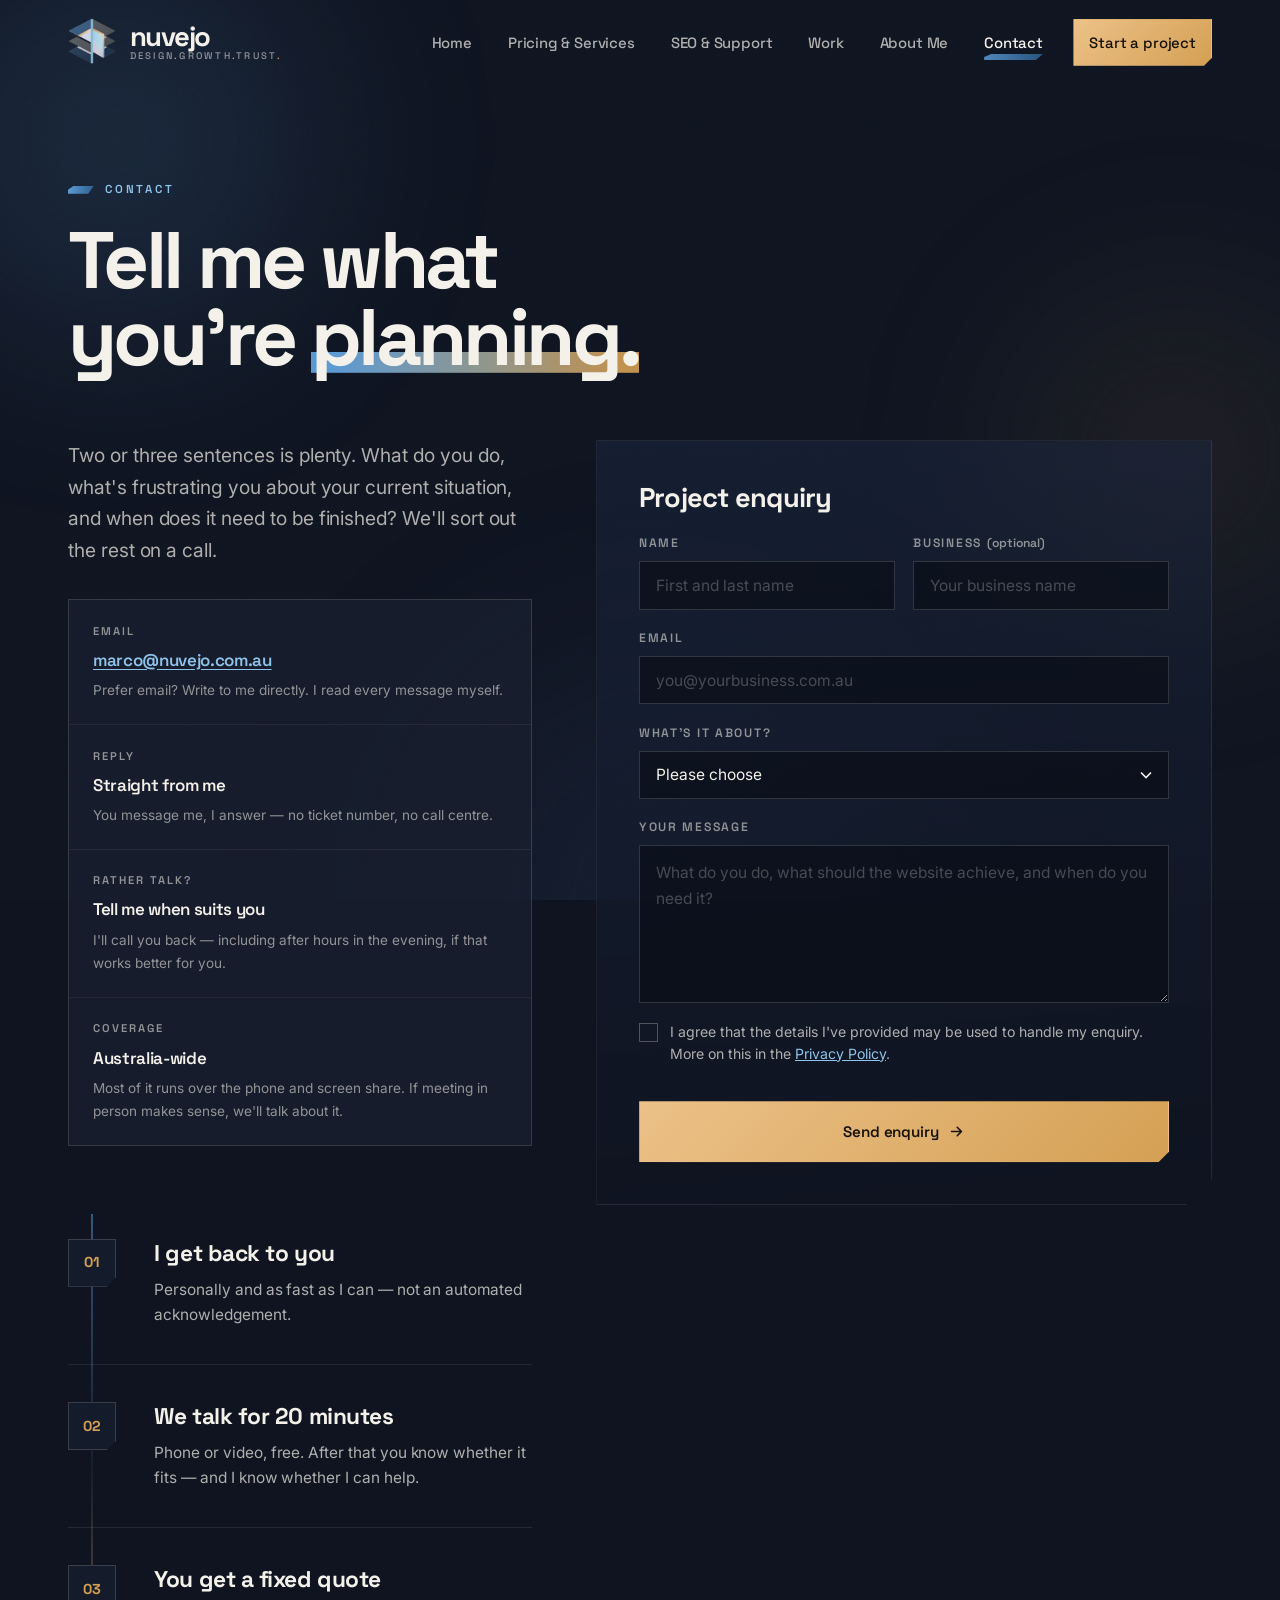
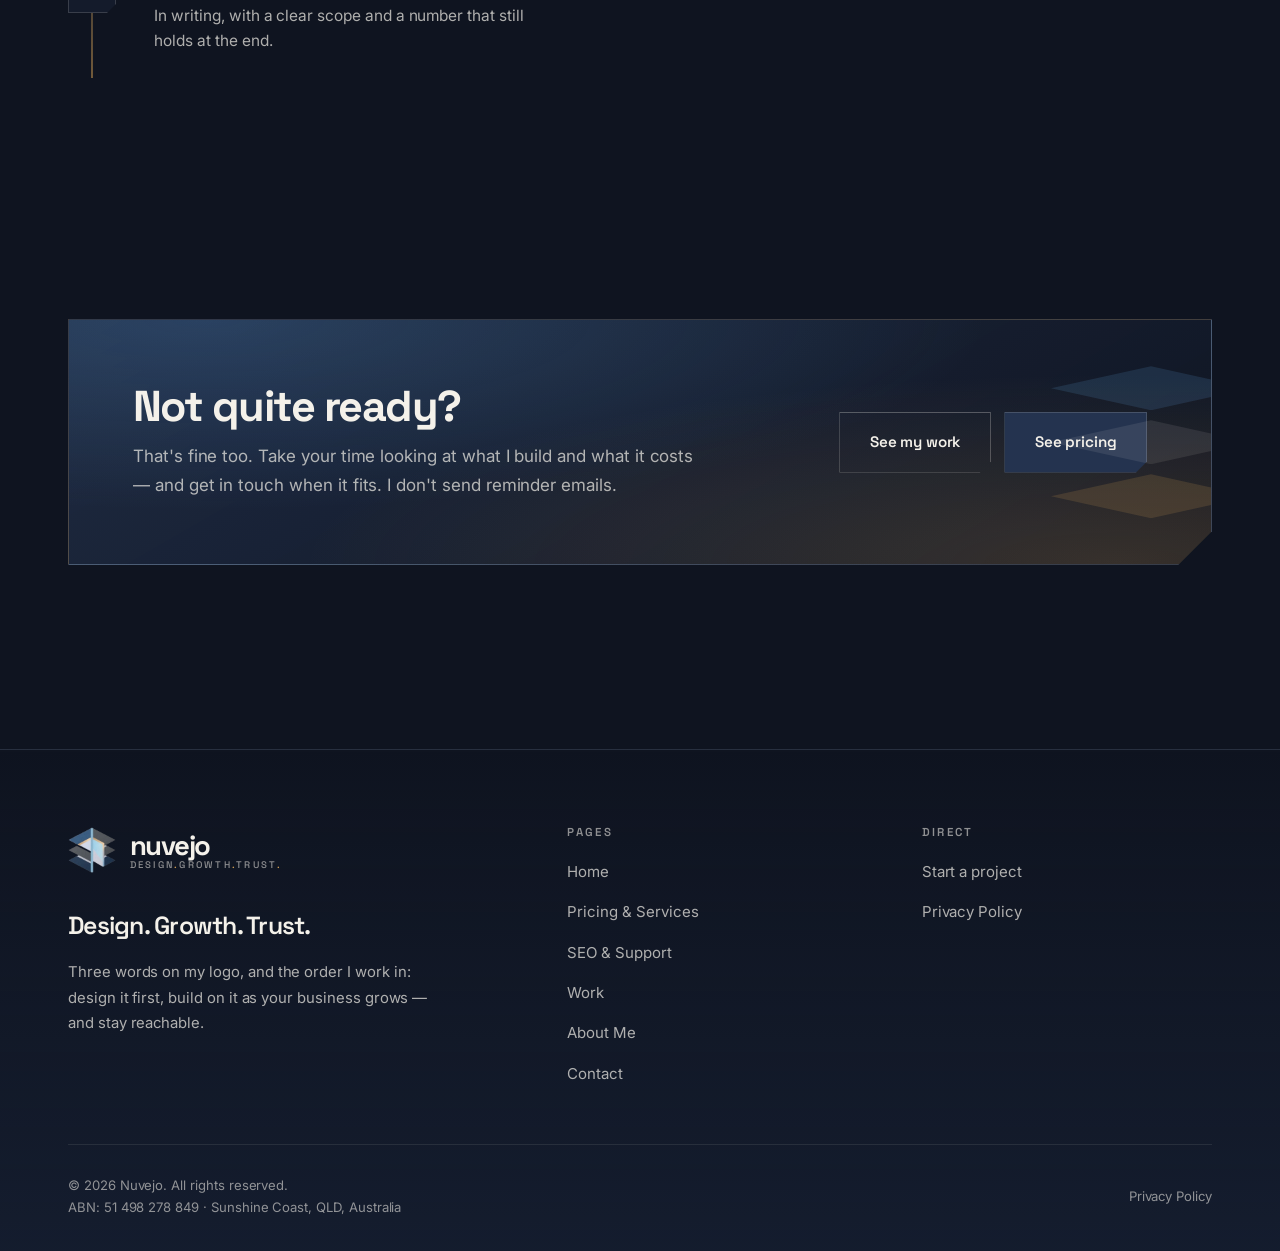
<file: contact.html>
<!DOCTYPE html>
<html lang="en-AU">
<head>
<meta charset="UTF-8" />
<meta name="viewport" content="width=device-width, initial-scale=1" />

<title>Contact | Web design | Nuvejo</title>
<meta name="description" content="Tell me about your project. You message me, I answer — direct, free and with no obligation." />
<meta name="robots" content="index, follow" />
<meta name="theme-color" content="#0f1420" />
<link rel="canonical" href="https://nuvejo.com.au/contact" />

<meta property="og:type" content="website" />
<meta property="og:locale" content="en_AU" />
<meta property="og:site_name" content="Nuvejo" />
<meta property="og:title" content="Contact | Web design | Nuvejo" />
<meta property="og:description" content="Tell me about your project. You message me, I answer — no ticket number." />

<link rel="icon" href="assets/img/favicon.svg" type="image/svg+xml" />
<link rel="preconnect" href="https://fonts.googleapis.com" />
<link rel="preconnect" href="https://fonts.gstatic.com" crossorigin />
<link rel="preload" as="style" href="https://fonts.googleapis.com/css2?family=Space+Grotesk:wght@400;500;600;700&family=Inter:wght@400;500;600&display=swap" onload="this.onload=null;this.rel='stylesheet'" />
<noscript><link href="https://fonts.googleapis.com/css2?family=Space+Grotesk:wght@400;500;600;700&family=Inter:wght@400;500;600&display=swap" rel="stylesheet" /></noscript>
<link rel="stylesheet" href="assets/css/styles.css" />
<meta property="og:image" content="https://nuvejo.com.au/assets/img/og-image.png" />
<meta property="og:image:width" content="1200" />
<meta property="og:image:height" content="630" />
<meta property="og:image:alt" content="Nuvejo — Design. Growth. Trust. Custom websites built by hand for your business." />
<meta name="twitter:image" content="https://nuvejo.com.au/assets/img/og-image.png" />
<script type="application/ld+json">
{
  "@context": "https://schema.org",
  "@type": "Organization",
  "name": "Nuvejo",
  "url": "https://nuvejo.com.au",
  "logo": "https://nuvejo.com.au/assets/img/nuvejo-mark.png",
  "description": "Custom web design and development. No templates, hand-built for your business.",
  "address": {
    "@type": "PostalAddress",
    "addressLocality": "Sunshine Coast",
    "addressRegion": "QLD",
    "addressCountry": "AU"
  },
  "areaServed": [
    "AU"
  ]
}
</script>
</head>

<body>
<a class="skip" href="#main">Skip to content</a>


<div class="aura" aria-hidden="true"><span></span><span></span><span></span></div>
<div class="grain" aria-hidden="true"></div>
<div class="nav-veil" aria-hidden="true"></div>

<header class="masthead">
  <div class="shell masthead__in">
    <a class="brand" href="/" aria-label="nuvejo Design.Growth.Trust. - Home">
      <span class="brand__mark"><img src="assets/img/nuvejo-mark.webp" alt="Nuvejo" /></span>
      <span class="brand__type">
        <span class="brand__name">nuvejo</span>
        <span class="brand__tag">Design<i>.</i>Growth<i>.</i>Trust<i>.</i></span>
      </span>
    </a>
    <button class="burger" aria-label="Open menu" aria-expanded="false" aria-controls="mainnav"><i></i><i></i><i></i></button>
    <nav class="mainnav" id="mainnav" aria-label="Main navigation">
      <a href="/">Home</a>
      <a href="pricing-services">Pricing &amp; Services</a>
      <a href="seo-support">SEO &amp; Support</a>
      <a href="work">Work</a>
      <a href="about">About Me</a>
      <a href="contact" aria-current="page">Contact</a>
      <a href="contact" class="btn btn--gold btn--sm">Start a project</a>
    </nav>
  </div>
</header>
<script>
/* Menu drawer. Bound here, as soon as the header exists, so a tap works
   before the rest of the page and assets/js/main.js have finished loading. */
(function () {
  var burger = document.querySelector('.burger');
  var nav = document.getElementById('mainnav');
  var veil = document.querySelector('.nav-veil');
  if (!burger || !nav) return;
  function setNav(open) {
    burger.setAttribute('aria-expanded', String(open));
    burger.setAttribute('aria-label', open ? 'Close menu' : 'Open menu');
    nav.classList.toggle('is-open', open);
    if (veil) veil.classList.toggle('is-on', open);
    document.body.classList.toggle('nav-locked', open);
  }
  burger.addEventListener('click', function () {
    setNav(burger.getAttribute('aria-expanded') !== 'true');
  });
  if (veil) veil.addEventListener('click', function () { setNav(false); });
  nav.addEventListener('click', function (e) {
    if (e.target.closest('a')) setNav(false);
  });
  document.addEventListener('keydown', function (e) {
    if (e.key === 'Escape' && burger.getAttribute('aria-expanded') === 'true') {
      setNav(false);
      burger.focus();
    }
  });
  // Reset the drawer if the viewport grows back to desktop (matches the 1100px CSS breakpoint).
  window.addEventListener('resize', function () {
    if (window.innerWidth > 1100) setNav(false);
  });
})();
</script>

<main id="main">

  <!-- ============ PAGE HEADER ============ -->
  <section class="phead">
    <div class="shell phead__grid">
      <div>
        <p class="eyebrow rv">Contact</p>
        <h1 class="phead__title rv">Tell me what<br />you're <span class="beamed">planning.</span></h1>
      </div>
    </div>
  </section>

  <!-- ============ CONTACT ============ -->
  <section class="band band--flush-t">
    <div class="shell contact">

      <div class="rv">
        <p class="lede">
          Two or three sentences is plenty. What do you do, what's frustrating
          you about your current situation, and when does it need to be
          finished? We'll sort out the rest on a call.
        </p>

        <div class="reach">
          <div class="reach__item">
            <span class="reach__k">Email</span>
            <span class="reach__v"><a href="mailto:marco@nuvejo.com.au">marco@nuvejo.com.au</a>
              <small>Prefer email? Write to me directly. I read every message myself.</small>
            </span>
          </div>
          <div class="reach__item">
            <span class="reach__k">Reply</span>
            <span class="reach__v">Straight from me
              <small>You message me, I answer — no ticket number, no call centre.</small>
            </span>
          </div>
          <div class="reach__item">
            <span class="reach__k">Rather talk?</span>
            <span class="reach__v">Tell me when suits you
              <small>I'll call you back — including after hours in the evening, if that works better for you.</small>
            </span>
          </div>
          <div class="reach__item">
            <span class="reach__k">Coverage</span>
            <span class="reach__v">Australia-wide
              <small>Most of it runs over the phone and screen share. If meeting in person makes sense, we'll talk about it.</small>
            </span>
          </div>
        </div>

        <div class="flow" style="margin-top: clamp(2.5rem, 5vw, 3.5rem)">
          <div class="step">
            <span class="step__mark">01</span>
            <div class="step__body">
              <h3 class="h-4" aria-level="2">I get back to you</h3>
              <p class="tiny">Personally and as fast as I can — not an automated acknowledgement.</p>
            </div>
          </div>
          <div class="step">
            <span class="step__mark">02</span>
            <div class="step__body">
              <h3 class="h-4" aria-level="2">We talk for 20 minutes</h3>
              <p class="tiny">Phone or video, free. After that you know whether it fits — and I know whether I can help.</p>
            </div>
          </div>
          <div class="step">
            <span class="step__mark">03</span>
            <div class="step__body">
              <h3 class="h-4" aria-level="2">You get a fixed quote</h3>
              <p class="tiny">In writing, with a clear scope and a number that still holds at the end.</p>
            </div>
          </div>
        </div>
      </div>

      <!-- FORM -->
        <form class="form rv" id="enquiry" name="contact">    
        <!-- Everything the visitor fills in and submits. main.js sends this
             via fetch() and, on success, hides just this wrapper — the
             action/method above only fire as a no-JS fallback, so #form-body
             and #form-status need to be independently hideable siblings
             rather than both living inside one div the JS turns off. -->
        <div id="form-body">
        <h2 class="h-3">Project enquiry</h2>

        <p class="hidden" style="display:none;">
          <label>Please leave this blank: <input name="bot-field" /></label>
        </p>

        <div class="picked" id="picked" hidden>
          <span>Interested in: <strong id="picked-name"></strong></span>
          <button type="button" id="picked-clear" aria-label="Remove selection">×</button>
        </div>
        <input type="hidden" id="package" name="package" value="" />

        <div class="form__grid">
          <div class="field">
            <label for="f-name">Name</label>
            <input type="text" id="f-name" name="name" placeholder="First and last name" autocomplete="name" required />
            <span class="field__err">Please enter your name.</span>
          </div>
          <div class="field">
            <label for="f-business">Business <span class="faint" style="text-transform:none;letter-spacing:0">(optional)</span></label>
            <input type="text" id="f-business" name="business" placeholder="Your business name" autocomplete="organization" />
          </div>
        </div>

        <div class="field">
          <label for="f-mail">Email</label>
          <input type="email" id="f-mail" name="email" placeholder="you@yourbusiness.com.au" autocomplete="email" required />
          <span class="field__err">Please enter a valid email address.</span>
        </div>

        <div class="field">
          <label for="interest">What's it about?</label>
          <select id="interest" name="interest" required>
            <option value="" disabled selected>Please choose</option>
            <option value="Starter">Starter package</option>
            <option value="Business">Business package</option>
            <option value="Premium">Premium package</option>
            <option value="Website Partnership">Website Partnership</option>
            <option value="Website Partnership Essential">Website Partnership: Essential</option>
            <option value="Website Partnership Growth">Website Partnership: Growth</option>
            <option value="Not sure yet">Not sure yet — I'd like your advice</option>
          </select>
          <span class="field__err">Please choose what it's about.</span>
        </div>

        <div class="field">
          <label for="f-msg">Your message</label>
          <textarea id="f-msg" name="message" rows="5" placeholder="What do you do, what should the website achieve, and when do you need it?" required></textarea>
          <span class="field__err">A few sentences about your plans helps me a lot.</span>
        </div>

        <div class="field field--check">
          <label class="check" for="f-ok">
            <input type="checkbox" id="f-ok" name="consent" required />
            <span class="check__box" aria-hidden="true"></span>
            <span>I agree that the details I've provided may be used to handle my enquiry. More on this in the <a href="privacy-policy" style="color:var(--sky-hi);text-decoration:underline">Privacy Policy</a>.</span>
          </label>
          <span class="field__err">Please confirm the privacy policy first.</span>
        </div>

        <!-- Cloudflare Turnstile placeholder. Stays empty (and loads nothing) until a site key
             is put in data-sitekey. See the setup notes handed over with this change. -->
        <div id="turnstile-box" class="cf-turnstile-box" data-sitekey=""></div>

        <button type="submit" class="btn btn--gold btn--wide">
          Send enquiry
          <svg class="btn__ico" viewBox="0 0 24 24" fill="none" stroke="currentColor" stroke-width="2.2" stroke-linecap="round" stroke-linejoin="round" aria-hidden="true"><path d="M5 12h14M13 6l6 6-6 6" /></svg>
        </button>
        </div>

        <p class="form__status" id="form-status" role="status" aria-live="polite" hidden></p>
      </form>

    </div>
  </section>

  <!-- ============ CTA ============ -->
  <section class="band band--tight">
    <div class="shell">
      <div class="cta rv">
        <div>
          <h2>Not quite ready?</h2>
          <p>
            That's fine too. Take your time looking at what I build and what it
            costs — and get in touch when it fits. I don't send reminder
            emails.
          </p>
        </div>
        <div class="btn-row">
          <a href="work" class="btn btn--line">See my work</a>
          <a href="pricing-services" class="btn btn--solid">See pricing</a>
        </div>
        <span class="cta__plates" aria-hidden="true"><i></i><i></i><i></i></span>
      </div>
    </div>
  </section>

</main>

<footer class="footer">
  <div class="shell">
    <div class="footer__top">
      <div class="footer__brand">
        <a class="brand" href="/" aria-label="nuvejo Design.Growth.Trust. - Home">
          <span class="brand__mark"><img src="assets/img/nuvejo-mark.webp" alt="Nuvejo" /></span>
          <span class="brand__type">
            <span class="brand__name">nuvejo</span>
            <span class="brand__tag">Design<i>.</i>Growth<i>.</i>Trust<i>.</i></span>
          </span>
        </a>
        <p class="footer__say">Design. Growth. Trust.</p>
        <p class="muted" style="max-width: 40ch; font-size: .93rem">
          Three words on my logo, and the order I work in: design it first,
          build on it as your business grows — and stay reachable.
        </p>
      </div>
      <div class="footer__col">
        <h4 aria-level="3">Pages</h4>
        <ul>
          <li><a href="/">Home</a></li>
          <li><a href="pricing-services">Pricing &amp; Services</a></li>
          <li><a href="seo-support">SEO &amp; Support</a></li>
          <li><a href="work">Work</a></li>
          <li><a href="about">About Me</a></li>
          <li><a href="contact">Contact</a></li>
        </ul>
      </div>
      <div class="footer__col">
        <h4 aria-level="3">Direct</h4>
        <ul>
          <li><a href="contact">Start a project</a></li>
          <li><a href="privacy-policy">Privacy Policy</a></li>
        </ul>
      </div>
    </div>
    <div class="footer__bottom">
      <p>
        © <span data-year>2026</span> Nuvejo. All rights reserved.<br />
        ABN: 51 498 278 849 · Sunshine Coast, QLD, Australia
      </p>
      <nav class="footer__legal" aria-label="Legal">
        <a href="privacy-policy">Privacy Policy</a>
      </nav>
    </div>
  </div>
</footer>

<script src="assets/js/main.js"></script>
</body>
</html>
</file>
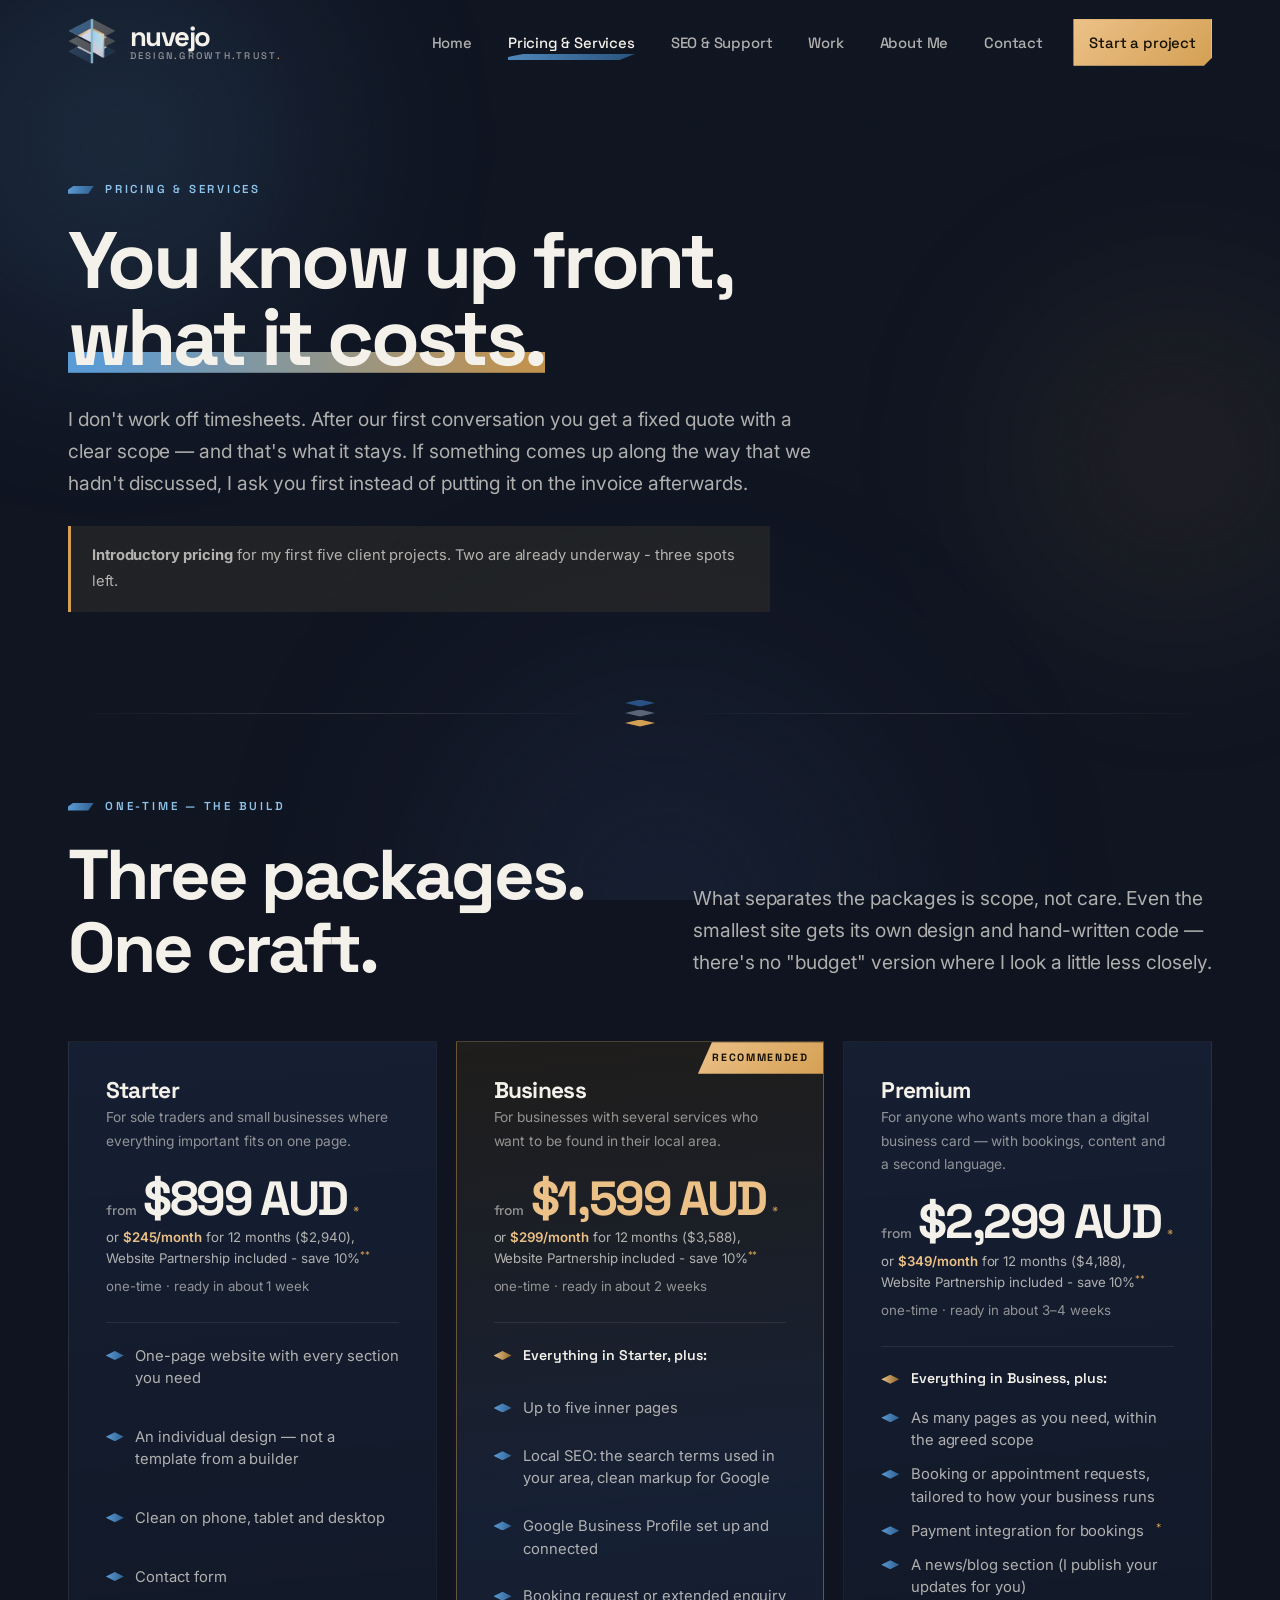
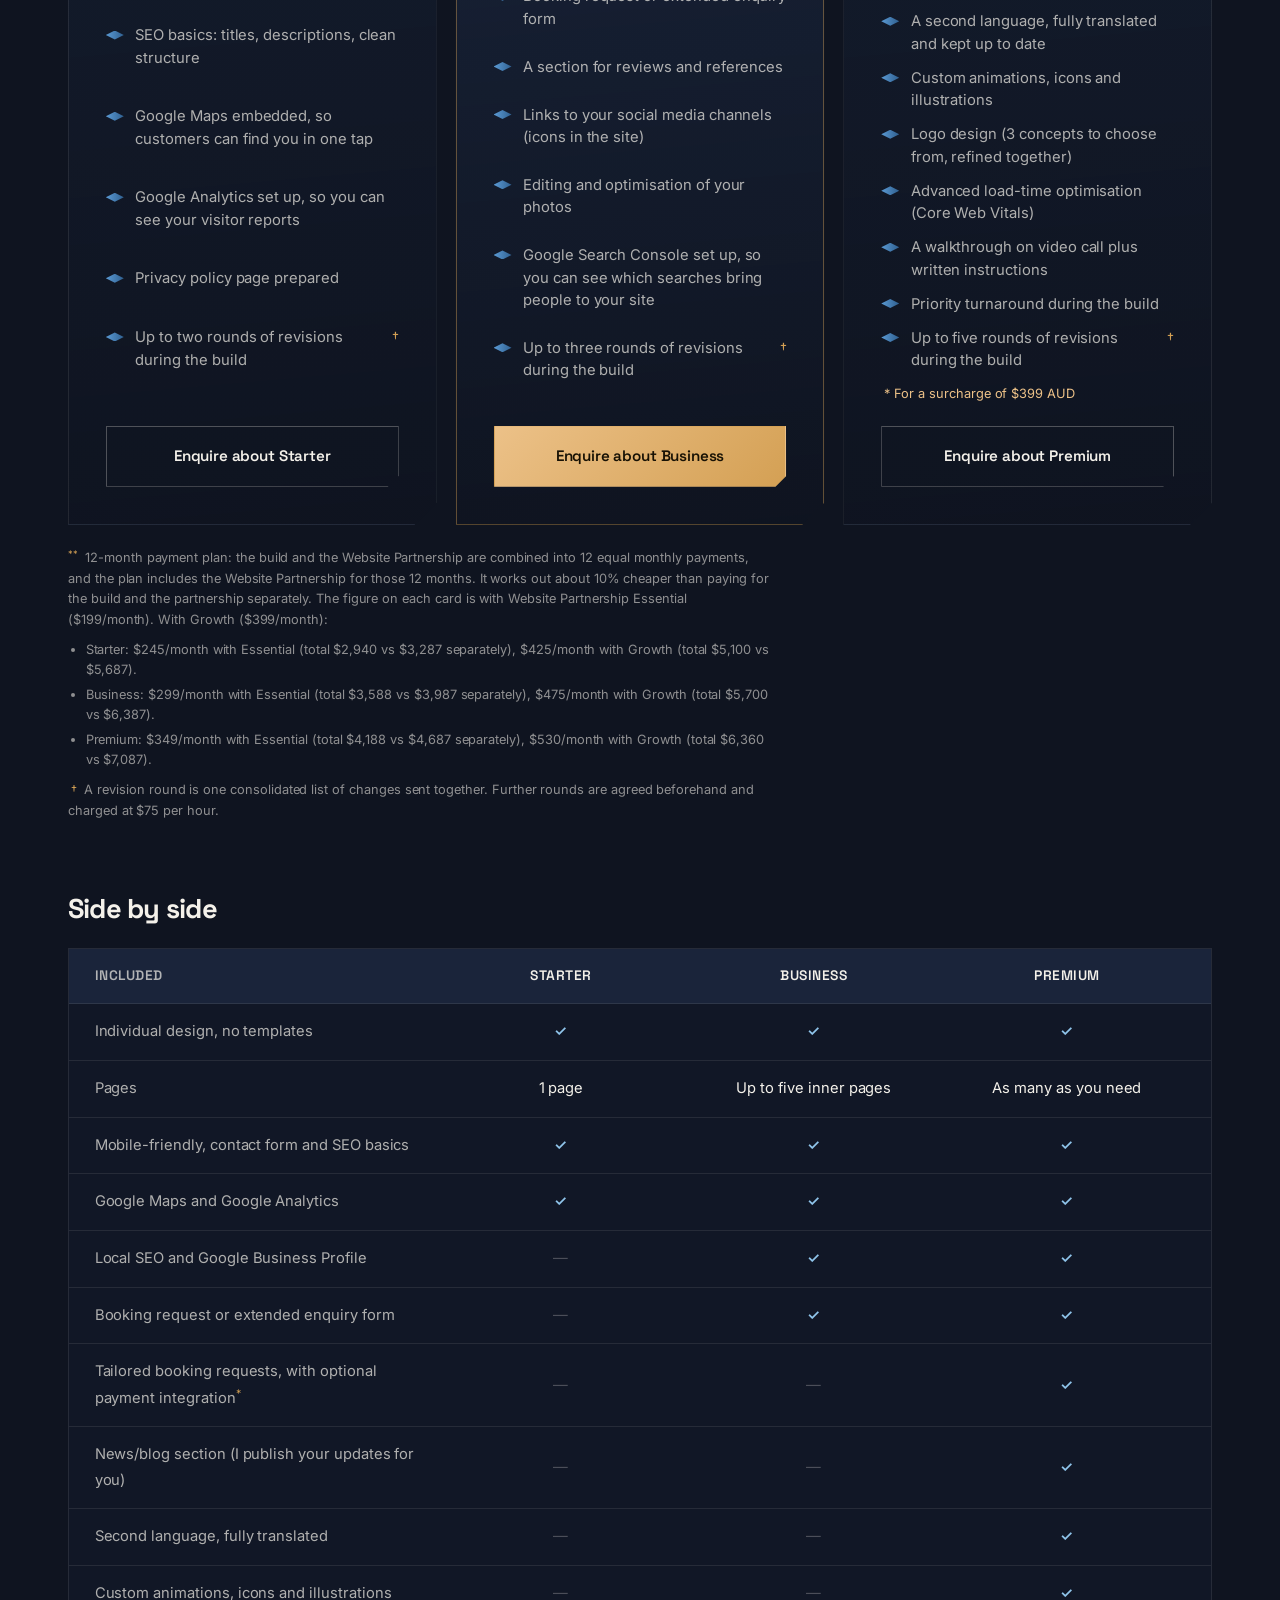
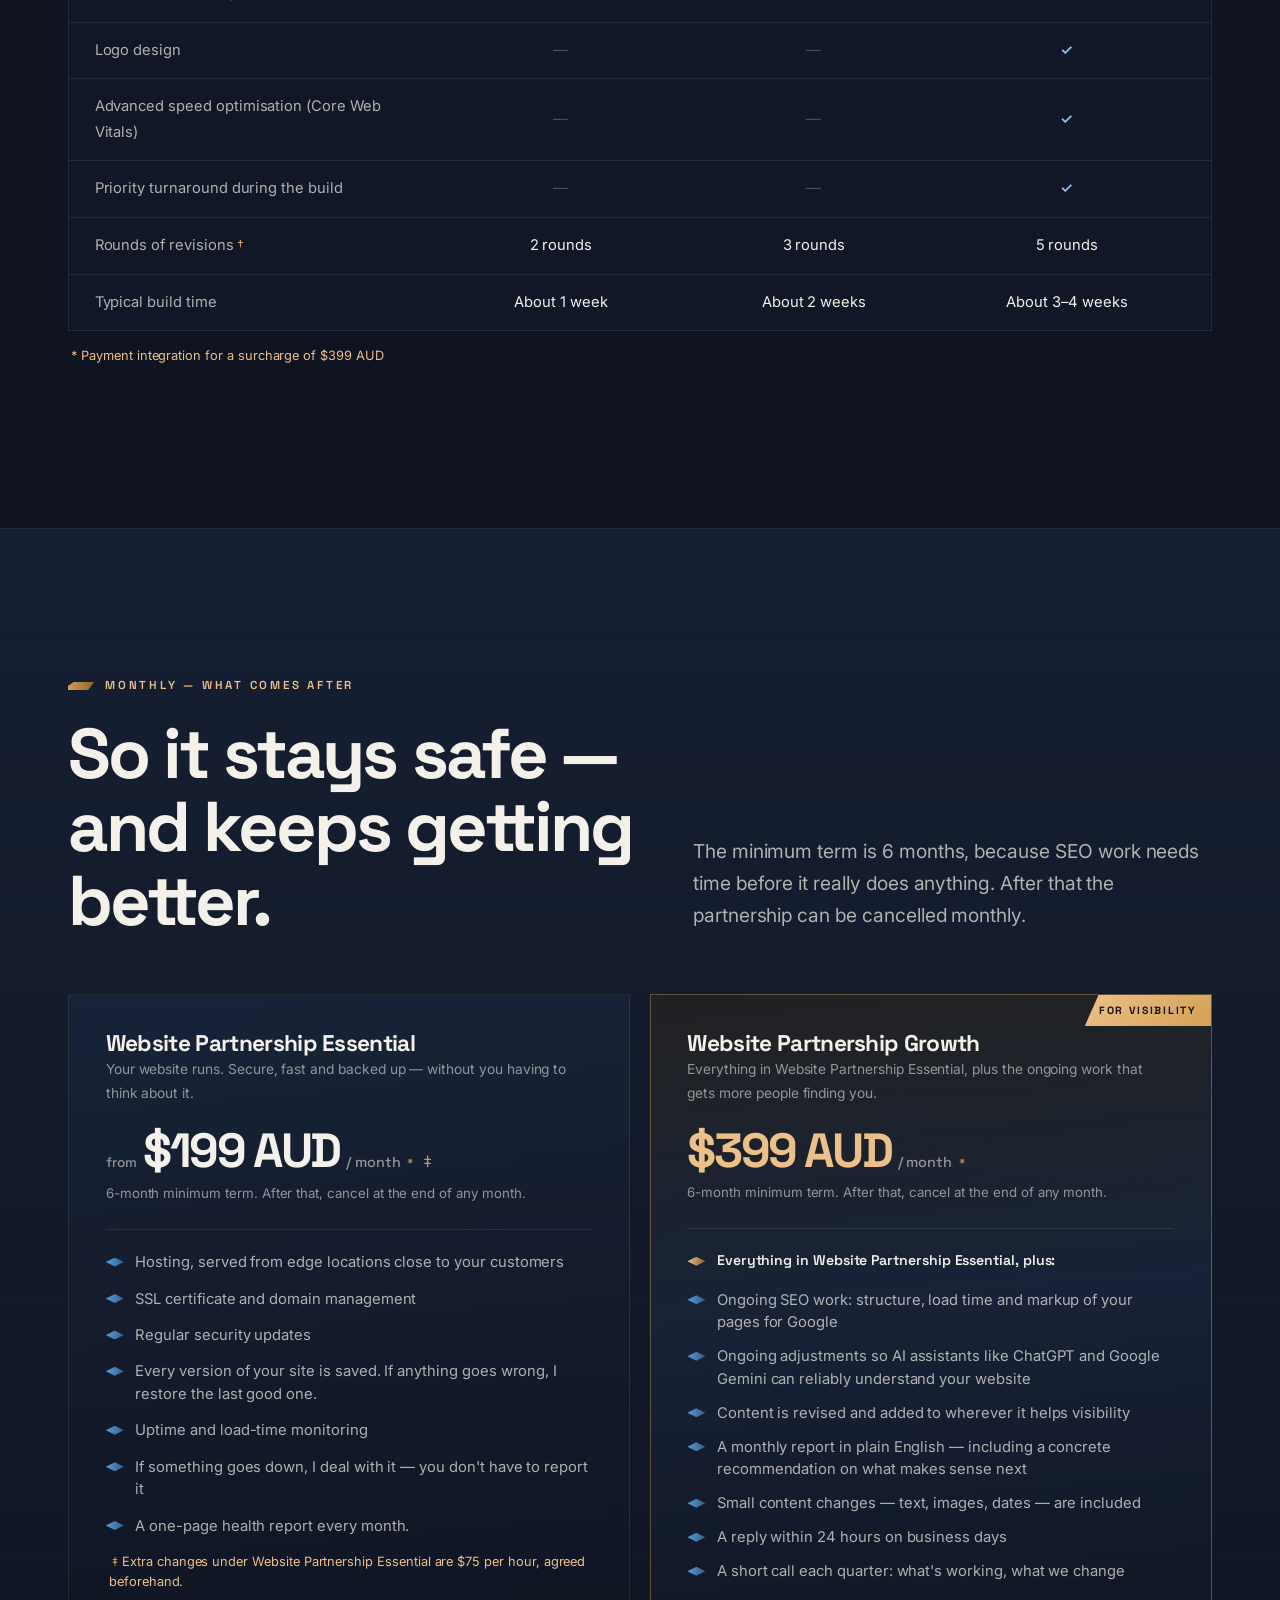
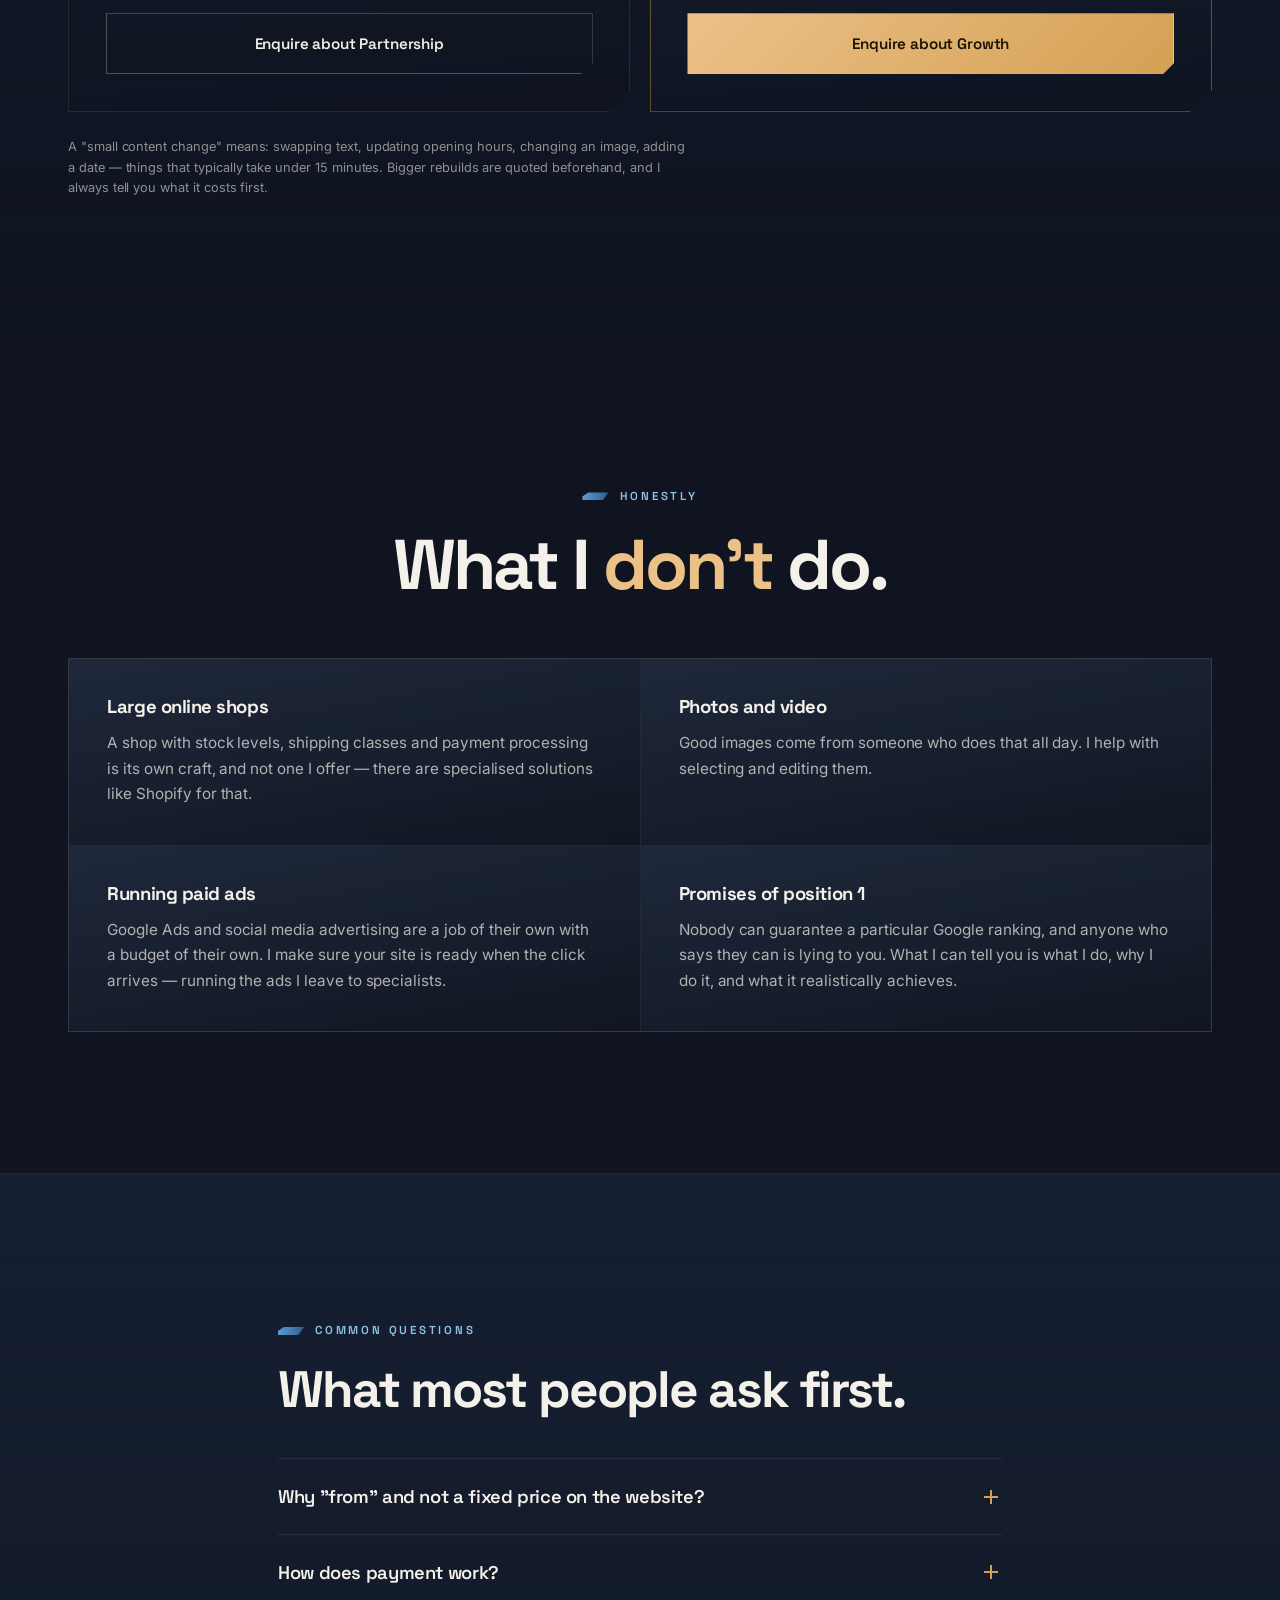
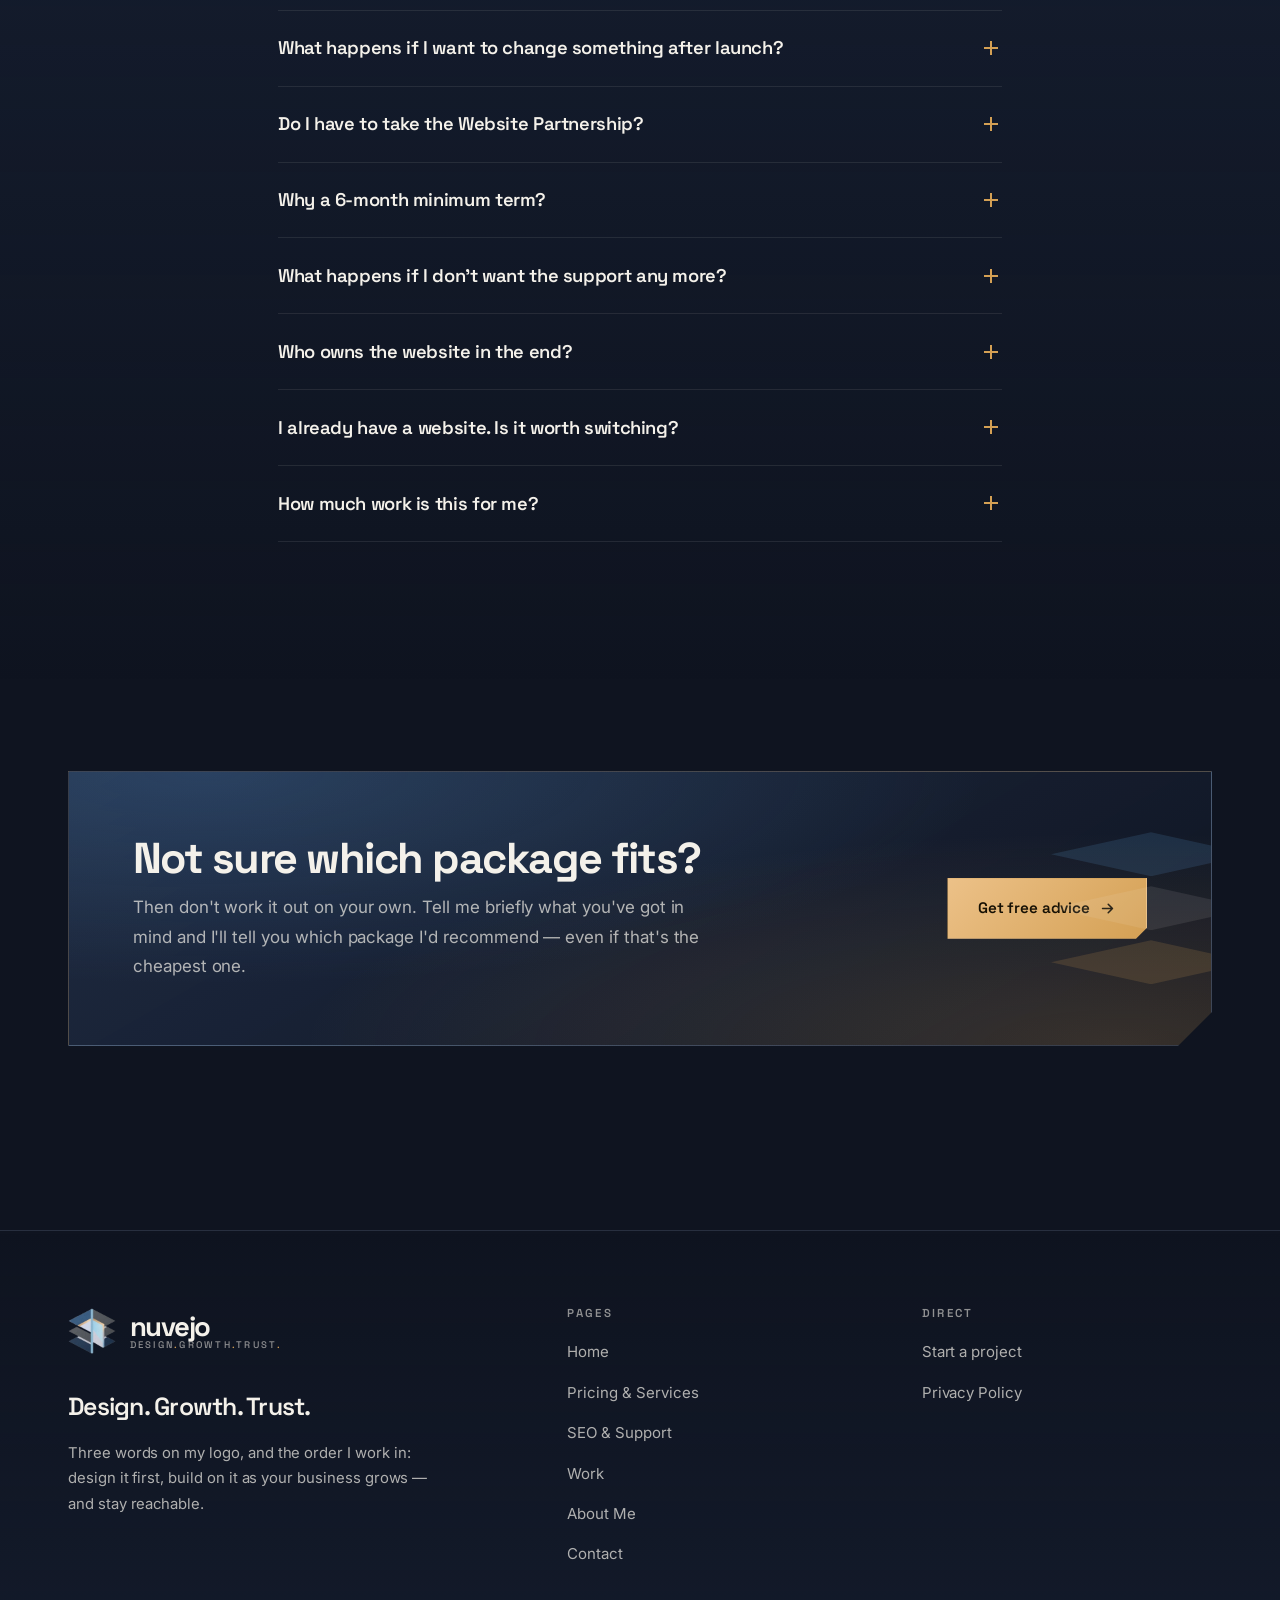
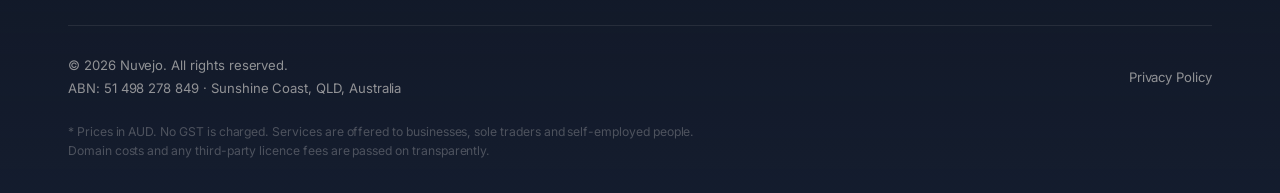
<file: pricing-services.html>
<!DOCTYPE html>
<html lang="en-AU">
<head>
<meta charset="UTF-8" />
<meta name="viewport" content="width=device-width, initial-scale=1" />

<title>Pricing &amp; Services | Web design | Nuvejo</title>
<meta name="description" content="Three website packages from $899 AUD and the Website Partnership from $199 AUD a month. Fixed prices, a clear scope, and no surprises on the final invoice." />
<meta name="robots" content="index, follow" />
<meta name="theme-color" content="#0f1420" />
<link rel="canonical" href="https://nuvejo.com.au/pricing-services" />

<meta property="og:type" content="website" />
<meta property="og:locale" content="en_AU" />
<meta property="og:site_name" content="Nuvejo" />
<meta property="og:title" content="Pricing &amp; Services | Web design | Nuvejo" />
<meta property="og:description" content="Three website packages from $899 AUD, Website Partnership from $199 AUD a month. Fixed prices, clear scope." />

<link rel="icon" href="assets/img/favicon.svg" type="image/svg+xml" />
<link rel="preconnect" href="https://fonts.googleapis.com" />
<link rel="preconnect" href="https://fonts.gstatic.com" crossorigin />
<link rel="preload" as="style" href="https://fonts.googleapis.com/css2?family=Space+Grotesk:wght@400;500;600;700&family=Inter:wght@400;500;600&display=swap" onload="this.onload=null;this.rel='stylesheet'" />
<noscript><link href="https://fonts.googleapis.com/css2?family=Space+Grotesk:wght@400;500;600;700&family=Inter:wght@400;500;600&display=swap" rel="stylesheet" /></noscript>
<link rel="stylesheet" href="assets/css/styles.css" />
<meta property="og:image" content="https://nuvejo.com.au/assets/img/og-image.png" />
<meta property="og:image:width" content="1200" />
<meta property="og:image:height" content="630" />
<meta property="og:image:alt" content="Nuvejo — Design. Growth. Trust. Custom websites built by hand for your business." />
<meta name="twitter:image" content="https://nuvejo.com.au/assets/img/og-image.png" />
<script type="application/ld+json">
{
  "@context": "https://schema.org",
  "@type": "Organization",
  "name": "Nuvejo",
  "url": "https://nuvejo.com.au",
  "logo": "https://nuvejo.com.au/assets/img/nuvejo-mark.png",
  "description": "Custom web design and development. No templates, hand-built for your business.",
  "address": {
    "@type": "PostalAddress",
    "addressLocality": "Sunshine Coast",
    "addressRegion": "QLD",
    "addressCountry": "AU"
  },
  "areaServed": [
    "AU"
  ]
}
</script>
<script type="application/ld+json">
{
  "@context": "https://schema.org",
  "@type": "Service",
  "name": "Custom Web Design & Development",
  "description": "Three website packages from $899 AUD",
  "provider": {
    "@type": "Organization",
    "name": "Nuvejo"
  },
  "hasOfferCatalog": {
    "@type": "OfferCatalog",
    "name": "Website Packages",
    "itemListElement": [
      {
        "@type": "Offer",
        "name": "Starter Package",
        "price": "899",
        "priceCurrency": "AUD",
        "description": "One-page website for sole traders and small businesses"
      },
      {
        "@type": "Offer",
        "name": "Business Package",
        "price": "1599",
        "priceCurrency": "AUD",
        "description": "Multi-page website with local SEO"
      },
      {
        "@type": "Offer",
        "name": "Premium Package",
        "price": "2299",
        "priceCurrency": "AUD",
        "description": "Full-featured website with bookings and multi-language support"
      }
    ]
  }
}
</script>
</head>

<body>
<a class="skip" href="#main">Skip to content</a>


<div class="aura" aria-hidden="true"><span></span><span></span><span></span></div>
<div class="grain" aria-hidden="true"></div>
<div class="nav-veil" aria-hidden="true"></div>

<header class="masthead">
  <div class="shell masthead__in">
    <a class="brand" href="/" aria-label="nuvejo Design.Growth.Trust. - Home">
      <span class="brand__mark"><img src="assets/img/nuvejo-mark.webp" alt="Nuvejo" /></span>
      <span class="brand__type">
        <span class="brand__name">nuvejo</span>
        <span class="brand__tag">Design<i>.</i>Growth<i>.</i>Trust<i>.</i></span>
      </span>
    </a>
    <button class="burger" aria-label="Open menu" aria-expanded="false" aria-controls="mainnav"><i></i><i></i><i></i></button>
    <nav class="mainnav" id="mainnav" aria-label="Main navigation">
      <a href="/">Home</a>
      <a href="pricing-services" aria-current="page">Pricing &amp; Services</a>
      <a href="seo-support">SEO &amp; Support</a>
      <a href="work">Work</a>
      <a href="about">About Me</a>
      <a href="contact">Contact</a>
      <a href="contact" class="btn btn--gold btn--sm">Start a project</a>
    </nav>
  </div>
</header>
<script>
/* Menu drawer. Bound here, as soon as the header exists, so a tap works
   before the rest of the page and assets/js/main.js have finished loading. */
(function () {
  var burger = document.querySelector('.burger');
  var nav = document.getElementById('mainnav');
  var veil = document.querySelector('.nav-veil');
  if (!burger || !nav) return;
  function setNav(open) {
    burger.setAttribute('aria-expanded', String(open));
    burger.setAttribute('aria-label', open ? 'Close menu' : 'Open menu');
    nav.classList.toggle('is-open', open);
    if (veil) veil.classList.toggle('is-on', open);
    document.body.classList.toggle('nav-locked', open);
  }
  burger.addEventListener('click', function () {
    setNav(burger.getAttribute('aria-expanded') !== 'true');
  });
  if (veil) veil.addEventListener('click', function () { setNav(false); });
  nav.addEventListener('click', function (e) {
    if (e.target.closest('a')) setNav(false);
  });
  document.addEventListener('keydown', function (e) {
    if (e.key === 'Escape' && burger.getAttribute('aria-expanded') === 'true') {
      setNav(false);
      burger.focus();
    }
  });
  // Reset the drawer if the viewport grows back to desktop (matches the 1100px CSS breakpoint).
  window.addEventListener('resize', function () {
    if (window.innerWidth > 1100) setNav(false);
  });
})();
</script>

<main id="main">

  <!-- ============ PAGE HEADER ============ -->
  <section class="phead">
    <div class="shell phead__grid">
      <div>
        <p class="eyebrow rv">Pricing &amp; Services</p>
        <h1 class="phead__title rv">You know up front,<br /><span class="beamed">what it costs.</span></h1>
      </div>
    </div>
    <div class="shell">
      <p class="lede rv" style="margin-top: 1.8rem">
        I don't work off timesheets. After our first conversation you get a
        fixed quote with a clear scope — and that's what it stays. If something
        comes up along the way that we hadn't discussed, I ask you first
        instead of putting it on the invoice afterwards.
      </p>
      <div class="notice rv" style="margin-top: 1.6rem; max-width: 78ch">
        <strong>Introductory pricing</strong> for my first five client projects.
        Two are already underway - three spots left.
      </div>
    </div>
  </section>

  <!-- ============ WEBSITE PACKAGES ============ -->
  <section class="band band--flush-t" aria-labelledby="packages-title">
    <div class="shell">
      <div class="seam rv" aria-hidden="true"><span class="seam__stack"><i></i><i></i><i></i></span></div>

      <div class="head head--split" style="margin-top: clamp(2.5rem, 5vw, 4rem)">
        <div class="rv">
          <p class="eyebrow">One-time — the build</p>
          <h2 class="h-1" id="packages-title">Three packages.<br />One craft.</h2>
        </div>
        <p class="lede head__aside rv">
          What separates the packages is scope, not care. Even the smallest
          site gets its own design and hand-written code — there's no "budget"
          version where I look a little less closely.
        </p>
      </div>

      <div class="tiers" style="margin-top: clamp(2.5rem, 5vw, 3.5rem)">

        <!-- STARTER -->
        <article class="tier rv">
          <h3 class="tier__name">Starter</h3>
          <p class="tier__for">For sole traders and small businesses where everything important fits on one page.</p>
          <p class="tier__price"><span class="pre">from</span><span class="amt">$899 AUD</span><a href="#price-note" class="star" aria-label="Price note">*</a></p>
          <p class="tier__plan">or <strong>$245/month</strong> for 12 months ($2,940), Website Partnership included - save 10%<a href="#plan-note" class="star" aria-label="Payment plan note">**</a></p>
          <p class="tier__note">one-time · ready in about 1 week</p>
          <div class="tier__sep"></div>
          <ul class="tier__list">
            <li><span class="plate-dot"></span>One-page website with every section you need</li>
            <li><span class="plate-dot"></span>An individual design — not a template from a builder</li>
            <li><span class="plate-dot"></span>Clean on phone, tablet and desktop</li>
            <li><span class="plate-dot"></span>Contact form</li>
            <li><span class="plate-dot"></span>SEO basics: titles, descriptions, clean structure</li>
            <li><span class="plate-dot"></span>Google Maps embedded, so customers can find you in one tap</li>
            <li><span class="plate-dot"></span>Google Analytics set up, so you can see your visitor reports</li>
            <li><span class="plate-dot"></span>Privacy policy page prepared</li>
            <li><span class="plate-dot"></span>Up to two rounds of revisions during the build<a href="#rounds-note" class="star star--alt" aria-label="Revision round note">†</a></li>
          </ul>
          <a href="contact?package=Starter" class="btn btn--line btn--wide">Enquire about Starter</a>
        </article>

        <!-- BUSINESS -->
        <article class="tier tier--hero rv">
          <span class="tier__flag">Recommended</span>
          <h3 class="tier__name">Business</h3>
          <p class="tier__for">For businesses with several services who want to be found in their local area.</p>
          <p class="tier__price"><span class="pre">from</span><span class="amt">$1,599 AUD</span><a href="#price-note" class="star" aria-label="Price note">*</a></p>
          <p class="tier__plan">or <strong>$299/month</strong> for 12 months ($3,588), Website Partnership included - save 10%<a href="#plan-note" class="star" aria-label="Payment plan note">**</a></p>
          <p class="tier__note">one-time · ready in about 2 weeks</p>
          <div class="tier__sep"></div>
          <ul class="tier__list">
            <li class="carry"><span class="plate-dot"></span>Everything in Starter, plus:</li>
            <li><span class="plate-dot"></span>Up to five inner pages</li>
            <li><span class="plate-dot"></span>Local SEO: the search terms used in your area, clean markup for Google</li>
            <li><span class="plate-dot"></span>Google Business Profile set up and connected</li>
            <li><span class="plate-dot"></span>Booking request or extended enquiry form</li>
            <li><span class="plate-dot"></span>A section for reviews and references</li>
            <li><span class="plate-dot"></span>Links to your social media channels (icons in the site)</li>
            <li><span class="plate-dot"></span>Editing and optimisation of your photos</li>
            <li><span class="plate-dot"></span>Google Search Console set up, so you can see which searches bring people to your site</li>
            <li><span class="plate-dot"></span>Up to three rounds of revisions during the build<a href="#rounds-note" class="star star--alt" aria-label="Revision round note">†</a></li>
          </ul>
          <a href="contact?package=Business" class="btn btn--gold btn--wide">Enquire about Business</a>
        </article>

        <!-- PREMIUM -->
        <article class="tier rv">
          <h3 class="tier__name">Premium</h3>
          <p class="tier__for">For anyone who wants more than a digital business card — with bookings, content and a second language.</p>
          <p class="tier__price"><span class="pre">from</span><span class="amt">$2,299 AUD</span><a href="#price-note" class="star" aria-label="Price note">*</a></p>
          <p class="tier__plan">or <strong>$349/month</strong> for 12 months ($4,188), Website Partnership included - save 10%<a href="#plan-note" class="star" aria-label="Payment plan note">**</a></p>
          <p class="tier__note">one-time · ready in about 3–4 weeks</p>
          <div class="tier__sep"></div>
          <ul class="tier__list">
            <li class="carry"><span class="plate-dot"></span>Everything in Business, plus:</li>
            <li><span class="plate-dot"></span>As many pages as you need, within the agreed scope</li>
            <li><span class="plate-dot"></span>Booking or appointment requests, tailored to how your business runs</li>
            <li><span class="plate-dot"></span>Payment integration for bookings<a href="#premium-addon" class="star" aria-label="Surcharge note">*</a></li>
            <li><span class="plate-dot"></span>A news/blog section (I publish your updates for you)</li>
            <li><span class="plate-dot"></span>A second language, fully translated and kept up to date</li>
            <li><span class="plate-dot"></span>Custom animations, icons and illustrations</li>
            <li><span class="plate-dot"></span>Logo design (3 concepts to choose from, refined together)</li>
            <li><span class="plate-dot"></span>Advanced load-time optimisation (Core Web Vitals)</li>
            <li><span class="plate-dot"></span>A walkthrough on video call plus written instructions</li>
            <li><span class="plate-dot"></span>Priority turnaround during the build</li>
            <li><span class="plate-dot"></span>Up to five rounds of revisions during the build<a href="#rounds-note" class="star star--alt" aria-label="Revision round note">†</a></li>
          </ul>
          <p class="tier__addon" id="premium-addon">* For a surcharge of $399 AUD</p>
          <a href="contact?package=Premium" class="btn btn--line btn--wide">Enquire about Premium</a>
        </article>
      </div>

      <div class="fnotes tiny faint rv">
        <p id="plan-note"><span class="star">**</span> 12-month payment plan: the build and the Website Partnership are combined into 12 equal monthly payments, and the plan includes the Website Partnership for those 12 months. It works out about 10% cheaper than paying for the build and the partnership separately. The figure on each card is with Website Partnership Essential ($199/month). With Growth ($399/month):</p>
        <ul>
          <li>Starter: $245/month with Essential (total $2,940 vs $3,287 separately), $425/month with Growth (total $5,100 vs $5,687).</li>
          <li>Business: $299/month with Essential (total $3,588 vs $3,987 separately), $475/month with Growth (total $5,700 vs $6,387).</li>
          <li>Premium: $349/month with Essential (total $4,188 vs $4,687 separately), $530/month with Growth (total $6,360 vs $7,087).</li>
        </ul>
        <p id="rounds-note"><span class="star star--alt">†</span> A revision round is one consolidated list of changes sent together. Further rounds are agreed beforehand and charged at $75 per hour.</p>
      </div>

      <!-- Comparison -->
      <div class="cmp-only">
      <h3 class="h-3 rv" style="margin: clamp(3rem, 6vw, 4.5rem) 0 1.4rem">Side by side</h3>
      <div class="compare rv">
        <div class="compare__row compare__row--head">
          <span class="lbl">Included</span><span>Starter</span><span>Business</span><span>Premium</span>
        </div>
        <div class="compare__row"><span class="lbl">Individual design, no templates</span><span data-c="Starter" class="yes">✓</span><span data-c="Business" class="yes">✓</span><span data-c="Premium" class="yes">✓</span></div>
        <div class="compare__row"><span class="lbl">Pages</span><span data-c="Starter">1 page</span><span data-c="Business">Up to five inner pages</span><span data-c="Premium">As many as you need</span></div>
        <div class="compare__row"><span class="lbl">Mobile-friendly, contact form and SEO basics</span><span data-c="Starter" class="yes">✓</span><span data-c="Business" class="yes">✓</span><span data-c="Premium" class="yes">✓</span></div>
        <div class="compare__row"><span class="lbl">Google Maps and Google Analytics</span><span data-c="Starter" class="yes">✓</span><span data-c="Business" class="yes">✓</span><span data-c="Premium" class="yes">✓</span></div>
        <div class="compare__row"><span class="lbl">Local SEO and Google Business Profile</span><span data-c="Starter" class="no">—</span><span data-c="Business" class="yes">✓</span><span data-c="Premium" class="yes">✓</span></div>
        <div class="compare__row"><span class="lbl">Booking request or extended enquiry form</span><span data-c="Starter" class="no">—</span><span data-c="Business" class="yes">✓</span><span data-c="Premium" class="yes">✓</span></div>
        <div class="compare__row"><span class="lbl">Tailored booking requests, with optional payment integration<a href="#premium-addon" class="star" aria-label="Surcharge note">*</a></span><span data-c="Starter" class="no">—</span><span data-c="Business" class="no">—</span><span data-c="Premium" class="yes">✓</span></div>
        <div class="compare__row"><span class="lbl">News/blog section (I publish your updates for you)</span><span data-c="Starter" class="no">—</span><span data-c="Business" class="no">—</span><span data-c="Premium" class="yes">✓</span></div>
        <div class="compare__row"><span class="lbl">Second language, fully translated</span><span data-c="Starter" class="no">—</span><span data-c="Business" class="no">—</span><span data-c="Premium" class="yes">✓</span></div>
        <div class="compare__row"><span class="lbl">Custom animations, icons and illustrations</span><span data-c="Starter" class="no">—</span><span data-c="Business" class="no">—</span><span data-c="Premium" class="yes">✓</span></div>
        <div class="compare__row"><span class="lbl">Logo design</span><span data-c="Starter" class="no">—</span><span data-c="Business" class="no">—</span><span data-c="Premium" class="yes">✓</span></div>
        <div class="compare__row"><span class="lbl">Advanced speed optimisation (Core Web Vitals)</span><span data-c="Starter" class="no">—</span><span data-c="Business" class="no">—</span><span data-c="Premium" class="yes">✓</span></div>
        <div class="compare__row"><span class="lbl">Priority turnaround during the build</span><span data-c="Starter" class="no">—</span><span data-c="Business" class="no">—</span><span data-c="Premium" class="yes">✓</span></div>
        <div class="compare__row"><span class="lbl">Rounds of revisions<a href="#rounds-note" class="star star--alt" aria-label="Revision round note">†</a></span><span data-c="Starter">2 rounds</span><span data-c="Business">3 rounds</span><span data-c="Premium">5 rounds</span></div>
        <div class="compare__row"><span class="lbl">Typical build time</span><span data-c="Starter">About 1 week</span><span data-c="Business">About 2 weeks</span><span data-c="Premium">About 3–4 weeks</span></div>
      </div>

      <!-- Same data as .compare above, regrouped by package instead of by
           feature — shown only below 620px, where a 4-column table stops
           being readable. The table is hidden at that breakpoint instead of
           removed, so nothing here duplicates into the accessibility tree. -->
      <div class="compare-cards rv">
        <article class="compare-card">
          <h4 class="compare-card__title">Starter</h4>
          <ul class="compare-card__list">
            <li><span class="lbl">Individual design, no templates</span><span class="yes">✓</span></li>
            <li><span class="lbl">Pages</span><span>1 page</span></li>
            <li><span class="lbl">Mobile-friendly, contact form and SEO basics</span><span class="yes">✓</span></li>
            <li><span class="lbl">Google Maps and Google Analytics</span><span class="yes">✓</span></li>
            <li><span class="lbl">Local SEO and Google Business Profile</span><span class="no">—</span></li>
            <li><span class="lbl">Booking request or extended enquiry form</span><span class="no">—</span></li>
            <li><span class="lbl">Tailored booking requests, with optional payment integration<a href="#premium-addon" class="star" aria-label="Surcharge note">*</a></span><span class="no">—</span></li>
            <li><span class="lbl">News/blog section (I publish your updates for you)</span><span class="no">—</span></li>
            <li><span class="lbl">Second language, fully translated</span><span class="no">—</span></li>
            <li><span class="lbl">Custom animations, icons and illustrations</span><span class="no">—</span></li>
            <li><span class="lbl">Logo design</span><span class="no">—</span></li>
            <li><span class="lbl">Advanced speed optimisation (Core Web Vitals)</span><span class="no">—</span></li>
            <li><span class="lbl">Priority turnaround during the build</span><span class="no">—</span></li>
            <li><span class="lbl">Rounds of revisions<a href="#rounds-note" class="star star--alt" aria-label="Revision round note">†</a></span><span>2 rounds</span></li>
            <li><span class="lbl">Typical build time</span><span>About 1 week</span></li>
          </ul>
        </article>
        <article class="compare-card">
          <h4 class="compare-card__title">Business</h4>
          <ul class="compare-card__list">
            <li><span class="lbl">Individual design, no templates</span><span class="yes">✓</span></li>
            <li><span class="lbl">Pages</span><span>Up to five inner pages</span></li>
            <li><span class="lbl">Mobile-friendly, contact form and SEO basics</span><span class="yes">✓</span></li>
            <li><span class="lbl">Google Maps and Google Analytics</span><span class="yes">✓</span></li>
            <li><span class="lbl">Local SEO and Google Business Profile</span><span class="yes">✓</span></li>
            <li><span class="lbl">Booking request or extended enquiry form</span><span class="yes">✓</span></li>
            <li><span class="lbl">Tailored booking requests, with optional payment integration<a href="#premium-addon" class="star" aria-label="Surcharge note">*</a></span><span class="no">—</span></li>
            <li><span class="lbl">News/blog section (I publish your updates for you)</span><span class="no">—</span></li>
            <li><span class="lbl">Second language, fully translated</span><span class="no">—</span></li>
            <li><span class="lbl">Custom animations, icons and illustrations</span><span class="no">—</span></li>
            <li><span class="lbl">Logo design</span><span class="no">—</span></li>
            <li><span class="lbl">Advanced speed optimisation (Core Web Vitals)</span><span class="no">—</span></li>
            <li><span class="lbl">Priority turnaround during the build</span><span class="no">—</span></li>
            <li><span class="lbl">Rounds of revisions<a href="#rounds-note" class="star star--alt" aria-label="Revision round note">†</a></span><span>3 rounds</span></li>
            <li><span class="lbl">Typical build time</span><span>About 2 weeks</span></li>
          </ul>
        </article>
        <article class="compare-card">
          <h4 class="compare-card__title">Premium</h4>
          <ul class="compare-card__list">
            <li><span class="lbl">Individual design, no templates</span><span class="yes">✓</span></li>
            <li><span class="lbl">Pages</span><span>As many as you need</span></li>
            <li><span class="lbl">Mobile-friendly, contact form and SEO basics</span><span class="yes">✓</span></li>
            <li><span class="lbl">Google Maps and Google Analytics</span><span class="yes">✓</span></li>
            <li><span class="lbl">Local SEO and Google Business Profile</span><span class="yes">✓</span></li>
            <li><span class="lbl">Booking request or extended enquiry form</span><span class="yes">✓</span></li>
            <li><span class="lbl">Tailored booking requests, with optional payment integration<a href="#premium-addon" class="star" aria-label="Surcharge note">*</a></span><span class="yes">✓</span></li>
            <li><span class="lbl">News/blog section (I publish your updates for you)</span><span class="yes">✓</span></li>
            <li><span class="lbl">Second language, fully translated</span><span class="yes">✓</span></li>
            <li><span class="lbl">Custom animations, icons and illustrations</span><span class="yes">✓</span></li>
            <li><span class="lbl">Logo design</span><span class="yes">✓</span></li>
            <li><span class="lbl">Advanced speed optimisation (Core Web Vitals)</span><span class="yes">✓</span></li>
            <li><span class="lbl">Priority turnaround during the build</span><span class="yes">✓</span></li>
            <li><span class="lbl">Rounds of revisions<a href="#rounds-note" class="star star--alt" aria-label="Revision round note">†</a></span><span>5 rounds</span></li>
            <li><span class="lbl">Typical build time</span><span>About 3–4 weeks</span></li>
          </ul>
        </article>
      </div>

      <p class="tier__addon" style="margin-top: 0.9rem">* Payment integration for a surcharge of $399 AUD</p>
      </div>
    </div>
  </section>

  <!-- ============ SUPPORT ============ -->
  <section class="band band--raise" aria-labelledby="support-title">
    <div class="shell">
      <div class="head head--split">
        <div class="rv">
          <p class="eyebrow eyebrow--gold">Monthly — what comes after</p>
          <h2 class="h-1" id="support-title">So it stays safe —<br />and keeps getting better.</h2>
        </div>
        <p class="lede head__aside rv">
          The minimum term is 6 months, because SEO work needs time before it
          really does anything. After that the partnership can be cancelled
          monthly.
        </p>
      </div>

      <div class="tiers tiers--care" style="margin-top: clamp(2.5rem, 5vw, 3.5rem)">

        <!-- WEBSITE PARTNERSHIP -->
        <article class="tier rv">
          <h3 class="tier__name">Website Partnership Essential</h3>
          <p class="tier__for">Your website runs. Secure, fast and backed up — without you having to think about it.</p>
          <p class="tier__price"><span class="pre">from</span><span class="amt">$199 AUD</span><span class="per">/ month</span><a href="#price-note" class="star" aria-label="Price note">*</a><a href="#partner-extra" class="star star--alt" aria-label="Extra changes note">‡</a></p>
          <p class="tier__note">6-month minimum term. After that, cancel at the end of any month.</p>
          <div class="tier__sep"></div>
          <ul class="tier__list">
            <li><span class="plate-dot"></span>Hosting, served from edge locations close to your customers</li>
            <li><span class="plate-dot"></span>SSL certificate and domain management</li>
            <li><span class="plate-dot"></span>Regular security updates</li>
            <li><span class="plate-dot"></span>Every version of your site is saved. If anything goes wrong, I restore the last good one.</li>
            <li><span class="plate-dot"></span>Uptime and load-time monitoring</li>
            <li><span class="plate-dot"></span>If something goes down, I deal with it — you don't have to report it</li>
            <li><span class="plate-dot"></span>A one-page health report every month.</li>
          </ul>
          <p class="tier__addon" id="partner-extra"><span class="star star--alt">‡</span> Extra changes under Website Partnership Essential are $75 per hour, agreed beforehand.</p>
          <a href="contact?package=Website%20Partnership" class="btn btn--line btn--wide">Enquire about Partnership</a>
        </article>

        <!-- WEBSITE PARTNERSHIP GROWTH -->
        <article class="tier tier--hero rv">
          <span class="tier__flag">For visibility</span>
          <h3 class="tier__name">Website Partnership Growth</h3>
          <p class="tier__for">Everything in Website Partnership Essential, plus the ongoing work that gets more people finding you.</p>
          <p class="tier__price"><span class="amt">$399 AUD</span><span class="per">/ month</span><a href="#price-note" class="star" aria-label="Price note">*</a></p>
          <p class="tier__note">6-month minimum term. After that, cancel at the end of any month.</p>
          <div class="tier__sep"></div>
          <ul class="tier__list">
            <li class="carry"><span class="plate-dot"></span>Everything in Website Partnership Essential, plus:</li>
            <li><span class="plate-dot"></span>Ongoing SEO work: structure, load time and markup of your pages for Google</li>
            <li><span class="plate-dot"></span>Ongoing adjustments so AI assistants like ChatGPT and Google Gemini can reliably understand your website</li>
            <li><span class="plate-dot"></span>Content is revised and added to wherever it helps visibility</li>
            <li><span class="plate-dot"></span>A monthly report in plain English — including a concrete recommendation on what makes sense next</li>
            <li><span class="plate-dot"></span>Small content changes — text, images, dates — are included</li>
            <li><span class="plate-dot"></span>A reply within 24 hours on business days</li>
            <li><span class="plate-dot"></span>A short call each quarter: what's working, what we change</li>
          </ul>
          <a href="contact?package=Website%20Partnership%20Growth" class="btn btn--gold btn--wide">Enquire about Growth</a>
        </article>
      </div>

      <p class="tiny faint rv" style="margin-top: 1.6rem; max-width: 78ch">
        A "small content change" means: swapping text, updating opening hours,
        changing an image, adding a date — things that typically take under 15
        minutes. Bigger rebuilds are quoted beforehand, and I always tell you
        what it costs first.
      </p>
    </div>
  </section>

  <!-- ============ HONESTY ============ -->
  <section class="band" aria-labelledby="honest-title">
    <div class="shell">
      <div class="head rv" style="max-width: none; text-align: center; margin-inline: auto;">
        <p class="eyebrow" style="justify-content: center;">Honestly</p>
        <h2 class="h-1" id="honest-title">What I <span class="lit">don't</span> do.</h2>
      </div>

      <div class="cards cards--2" style="margin-top: clamp(2.5rem, 5vw, 3.5rem)">
        <article class="card rv">
          <h3>Large online shops</h3>
          <p>
            A shop with stock levels, shipping classes and payment processing
            is its own craft, and not one I offer — there are specialised
            solutions like Shopify for that.
          </p>
        </article>
        <article class="card rv">
          <h3>Photos and video</h3>
          <p>
            Good images come from someone who does that all day. I help with
            selecting and editing them.
          </p>
        </article>
        <article class="card rv">
          <h3>Running paid ads</h3>
          <p>
            Google Ads and social media advertising are a job of their own with
            a budget of their own. I make sure your site is ready when the
            click arrives — running the ads I leave to specialists.
          </p>
        </article>
        <article class="card rv">
          <h3>Promises of position 1</h3>
          <p>
            Nobody can guarantee a particular Google ranking, and anyone who
            says they can is lying to you. What I can tell you is what I do,
            why I do it, and what it realistically achieves.
          </p>
        </article>
      </div>
    </div>
  </section>

  <!-- ============ FAQ ============ -->
  <section class="band band--raise" aria-labelledby="faq-title">
    <div class="shell shell--narrow">
      <p class="eyebrow rv">Common questions</p>
      <h2 class="h-2 rv" id="faq-title" style="margin-bottom: clamp(1.8rem, 4vw, 2.6rem)">What most people ask first.</h2>

      <div class="faq rv">
        <details>
          <summary>Why "from" and not a fixed price on the website?<span class="pm" aria-hidden="true"></span></summary>
          <p>
            Because a site for a painter with four services is a different job
            from one for a clinic with online bookings. The "from" disappears
            after our first conversation: you get a fixed number in the quote
            before I start, and that's the number that holds.
          </p>
        </details>

        <details>
          <summary>How does payment work?<span class="pm" aria-hidden="true"></span></summary>
          <p>
            After our chat you get a fixed quote. Once you accept, you pay a
            30% deposit. The balance is due within 14 days of the final
            invoice, and your website goes live as soon as it's paid.
          </p>
        </details>

        <details>
          <summary>What happens if I want to change something after launch?<span class="pm" aria-hidden="true"></span></summary>
          <p>
            After launch you decide: carry on with the Website Partnership
            from $199 AUD a month (small content changes are included in
            Growth), or pay for one-off changes by the hour at $75, always
            with the cost agreed beforehand.
          </p>
        </details>

        <details>
          <summary>Do I have to take the Website Partnership?<span class="pm" aria-hidden="true"></span></summary>
          <p>
            No, you don't. But honestly: hosting, SSL, security updates and
            backups don't disappear just because nobody thinks about them —
            right up until the day something goes down and nobody feels
            responsible. From $199 AUD a month I take all of it on, so you
            never have to think about it again.
          </p>
        </details>

        <details>
          <summary>Why a 6-month minimum term?<span class="pm" aria-hidden="true"></span></summary>
          <p>
            Because SEO and optimisation don't work overnight. I want to make
            sure you get the full benefit of the partnership — and don't give
            up after 4 weeks, before the work has even become visible. After the
            6 months you can cancel monthly.
          </p>
        </details>

        <details>
          <summary>What happens if I don't want the support any more?<span class="pm" aria-hidden="true"></span></summary>
          <p>
            After the first 6 months, you can cancel at the end of any month.
            Your domain and your website content stay yours.
          </p>
        </details>

        <details>
          <summary>Who owns the website in the end?<span class="pm" aria-hidden="true"></span></summary>
          <p>
            You do. The domain, content and code are all in your name.
          </p>
        </details>

        <details>
          <summary>I already have a website. Is it worth switching?<span class="pm" aria-hidden="true"></span></summary>
          <p>
            Absolutely. The web keeps moving — search optimisation, AI search,
            Google changing its guidelines constantly. A website that was good
            a few years ago is often technically out of date today. Send me the
            link, I'll have a look and tell you honestly what's worth doing.
            That costs you nothing.
          </p>
        </details>

        <details>
          <summary>How much work is this for me?<span class="pm" aria-hidden="true"></span></summary>
          <p>
            One conversation at the start, a few photos and some information
            about your services, and a few rounds of feedback on the designs
            (two in Starter, three in Business, five in Premium). Usually two to four hours all up, spread over several
            weeks. I do the rest.
          </p>
        </details>
      </div>
    </div>
  </section>

  <!-- ============ CTA ============ -->
  <section class="band band--tight">
    <div class="shell">
      <div class="cta rv">
        <div>
          <h2>Not sure which package fits?</h2>
          <p>
            Then don't work it out on your own. Tell me briefly what you've got
            in mind and I'll tell you which package I'd recommend — even if
            that's the cheapest one.
          </p>
        </div>
        <div class="btn-row">
          <a href="contact" class="btn btn--gold">
            Get free advice
            <svg class="btn__ico" viewBox="0 0 24 24" fill="none" stroke="currentColor" stroke-width="2.2" stroke-linecap="round" stroke-linejoin="round" aria-hidden="true"><path d="M5 12h14M13 6l6 6-6 6" /></svg>
          </a>
        </div>
        <span class="cta__plates" aria-hidden="true"><i></i><i></i><i></i></span>
      </div>
    </div>
  </section>

</main>

<footer class="footer">
  <div class="shell">
    <div class="footer__top">
      <div class="footer__brand">
        <a class="brand" href="/" aria-label="nuvejo Design.Growth.Trust. - Home">
          <span class="brand__mark"><img src="assets/img/nuvejo-mark.webp" alt="Nuvejo" /></span>
          <span class="brand__type">
            <span class="brand__name">nuvejo</span>
            <span class="brand__tag">Design<i>.</i>Growth<i>.</i>Trust<i>.</i></span>
          </span>
        </a>
        <p class="footer__say">Design. Growth. Trust.</p>
        <p class="muted" style="max-width: 40ch; font-size: .93rem">
          Three words on my logo, and the order I work in: design it first,
          build on it as your business grows — and stay reachable.
        </p>
      </div>
      <div class="footer__col">
        <h4 aria-level="3">Pages</h4>
        <ul>
          <li><a href="/">Home</a></li>
          <li><a href="pricing-services">Pricing &amp; Services</a></li>
          <li><a href="seo-support">SEO &amp; Support</a></li>
          <li><a href="work">Work</a></li>
          <li><a href="about">About Me</a></li>
          <li><a href="contact">Contact</a></li>
        </ul>
      </div>
      <div class="footer__col">
        <h4 aria-level="3">Direct</h4>
        <ul>
          <li><a href="contact">Start a project</a></li>
          <li><a href="privacy-policy">Privacy Policy</a></li>
        </ul>
      </div>
    </div>
    <div class="footer__bottom">
      <p>
        © <span data-year>2026</span> Nuvejo. All rights reserved.<br />
        ABN: 51 498 278 849 · Sunshine Coast, QLD, Australia
      </p>
      <nav class="footer__legal" aria-label="Legal">
        <a href="privacy-policy">Privacy Policy</a>
      </nav>
    </div>
    <p class="footer__note" id="price-note">
      * Prices in AUD. No GST is charged. Services are offered to businesses, sole
      traders and self-employed people. Domain costs and any third-party
      licence fees are passed on transparently.
    </p>
  </div>
</footer>

<script src="assets/js/main.js"></script>
</body>
</html>
</file>
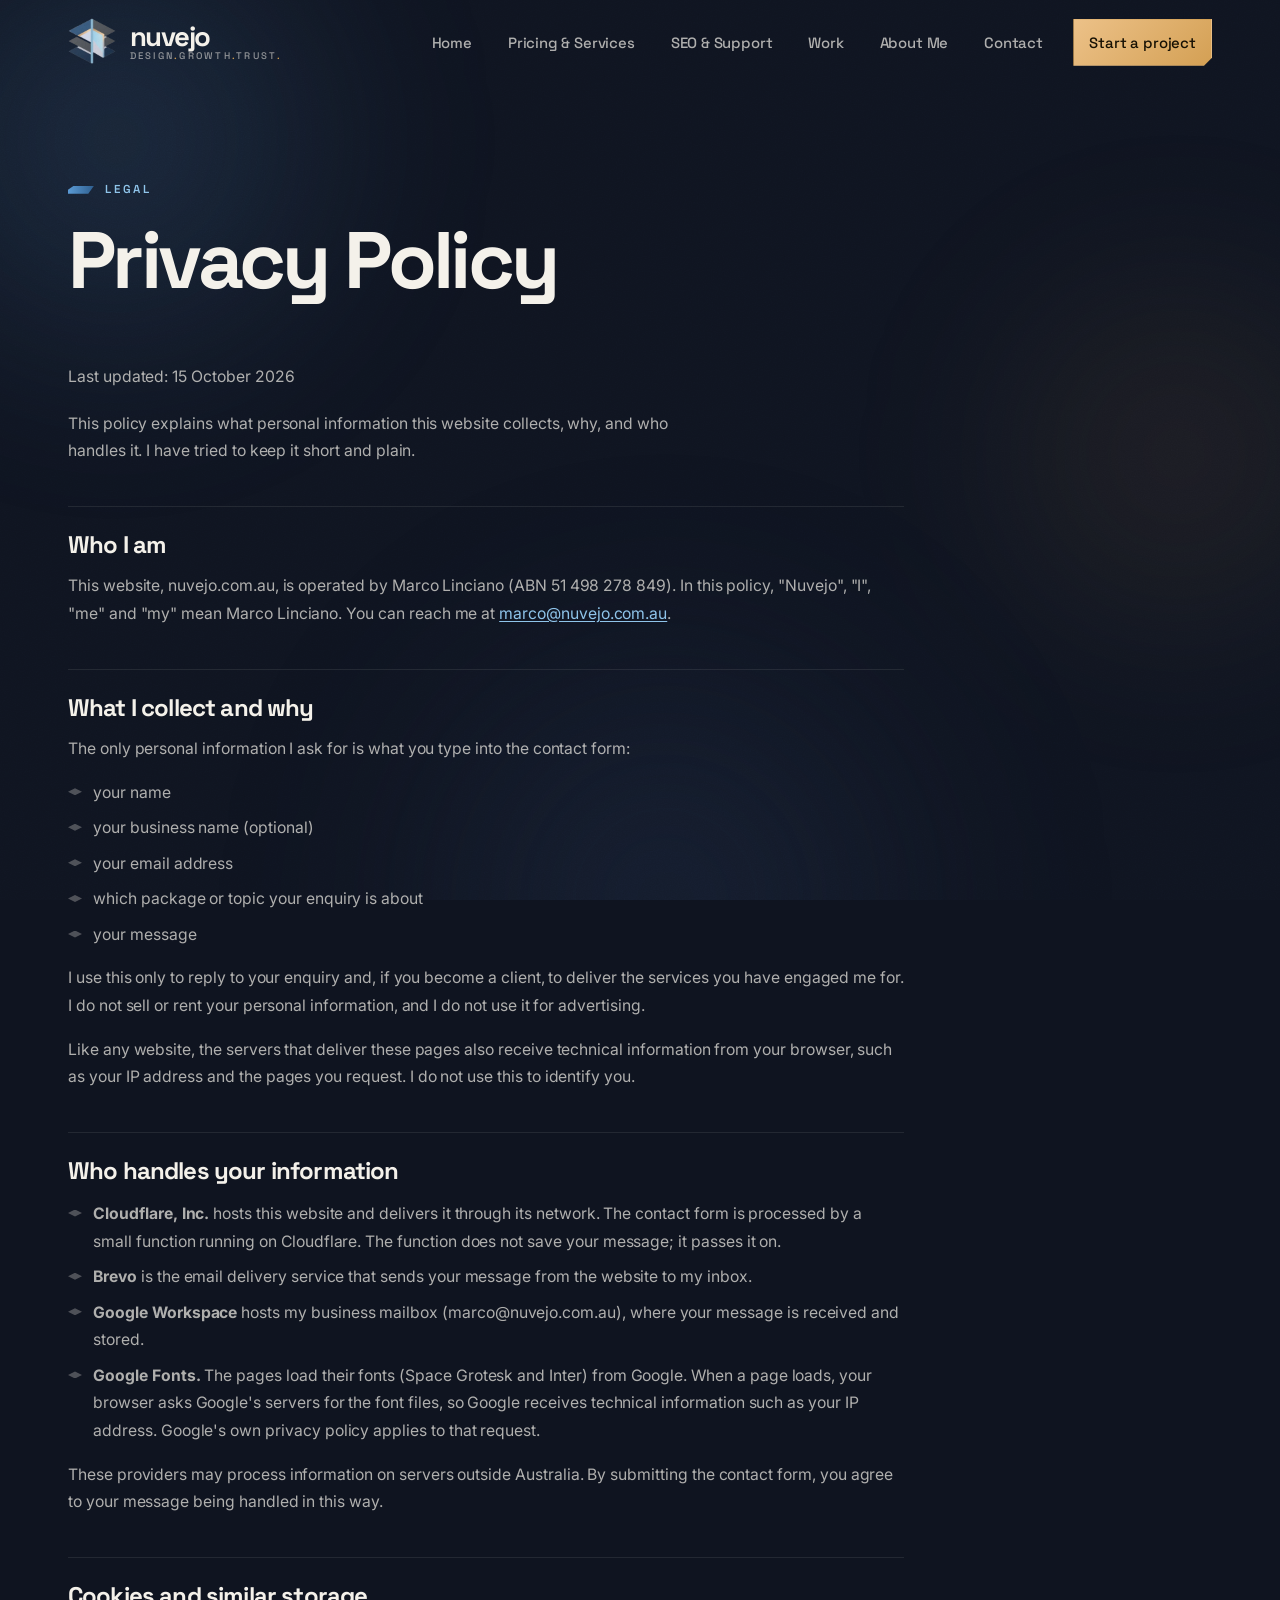
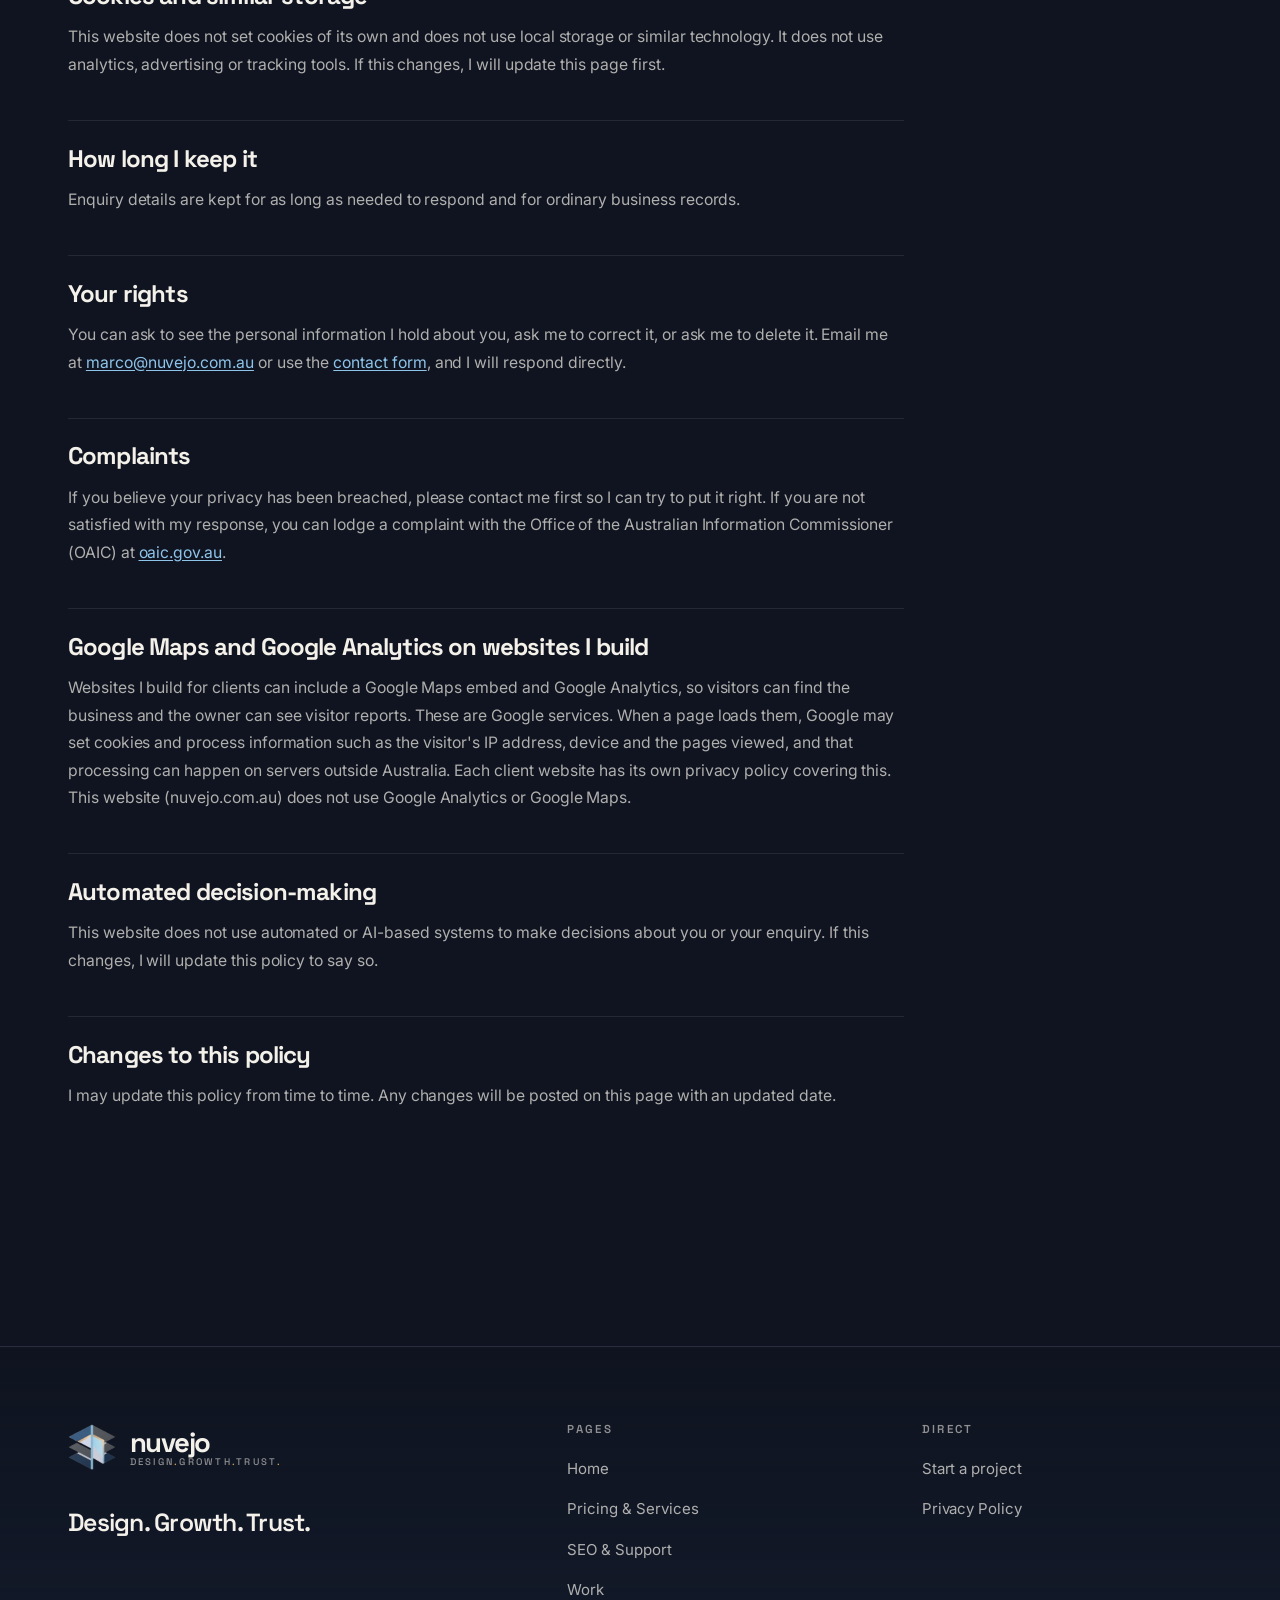
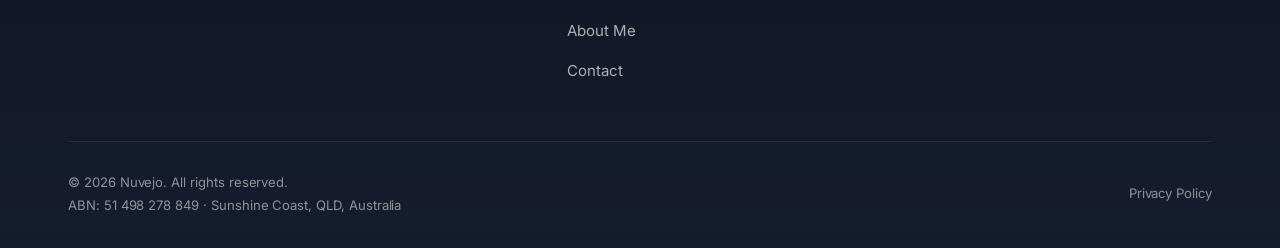
<file: privacy-policy.html>
<!DOCTYPE html>
<html lang="en-AU">
<head>
<meta charset="UTF-8" />
<meta name="viewport" content="width=device-width, initial-scale=1" />
<title>Privacy Policy — Nuvejo</title>
<meta name="description" content="Privacy Policy for Nuvejo: what personal information this website collects, why, and who handles it." />
<meta name="robots" content="noindex, follow" />
<meta name="theme-color" content="#0f1420" />
<link rel="canonical" href="https://nuvejo.com.au/privacy-policy" />
<link rel="icon" href="assets/img/favicon.svg" type="image/svg+xml" />
<link rel="preconnect" href="https://fonts.googleapis.com" />
<link rel="preconnect" href="https://fonts.gstatic.com" crossorigin />
<link rel="preload" as="style" href="https://fonts.googleapis.com/css2?family=Space+Grotesk:wght@400;500;600;700&family=Inter:wght@400;500;600&display=swap" onload="this.onload=null;this.rel='stylesheet'" />
<noscript><link href="https://fonts.googleapis.com/css2?family=Space+Grotesk:wght@400;500;600;700&family=Inter:wght@400;500;600&display=swap" rel="stylesheet" /></noscript>
<link rel="stylesheet" href="assets/css/styles.css" />
<meta property="og:image" content="https://nuvejo.com.au/assets/img/og-image.png" />
<meta property="og:image:width" content="1200" />
<meta property="og:image:height" content="630" />
<meta property="og:image:alt" content="Nuvejo — Design. Growth. Trust. Custom websites built by hand for your business." />
<meta name="twitter:image" content="https://nuvejo.com.au/assets/img/og-image.png" />
<script type="application/ld+json">
{
  "@context": "https://schema.org",
  "@type": "Organization",
  "name": "Nuvejo",
  "url": "https://nuvejo.com.au",
  "logo": "https://nuvejo.com.au/assets/img/nuvejo-mark.png",
  "description": "Custom web design and development. No templates, hand-built for your business.",
  "address": {
    "@type": "PostalAddress",
    "addressLocality": "Sunshine Coast",
    "addressRegion": "QLD",
    "addressCountry": "AU"
  },
  "areaServed": [
    "AU"
  ]
}
</script>
</head>

<body>
<a class="skip" href="#main">Skip to content</a>


<div class="aura" aria-hidden="true"><span></span><span></span><span></span></div>
<div class="grain" aria-hidden="true"></div>
<div class="nav-veil" aria-hidden="true"></div>

<header class="masthead">
  <div class="shell masthead__in">
    <a class="brand" href="/" aria-label="nuvejo Design.Growth.Trust. - Home">
      <span class="brand__mark"><img src="assets/img/nuvejo-mark.webp" alt="Nuvejo" /></span>
      <span class="brand__type">
        <span class="brand__name">nuvejo</span>
        <span class="brand__tag">Design<i>.</i>Growth<i>.</i>Trust<i>.</i></span>
      </span>
    </a>
    <button class="burger" aria-label="Open menu" aria-expanded="false" aria-controls="mainnav"><i></i><i></i><i></i></button>
    <nav class="mainnav" id="mainnav" aria-label="Main navigation">
      <a href="/">Home</a>
      <a href="pricing-services">Pricing &amp; Services</a>
      <a href="seo-support">SEO &amp; Support</a>
      <a href="work">Work</a>
      <a href="about">About Me</a>
      <a href="contact">Contact</a>
      <a href="contact" class="btn btn--gold btn--sm">Start a project</a>
    </nav>
  </div>
</header>
<script>
/* Menu drawer. Bound here, as soon as the header exists, so a tap works
   before the rest of the page and assets/js/main.js have finished loading. */
(function () {
  var burger = document.querySelector('.burger');
  var nav = document.getElementById('mainnav');
  var veil = document.querySelector('.nav-veil');
  if (!burger || !nav) return;
  function setNav(open) {
    burger.setAttribute('aria-expanded', String(open));
    burger.setAttribute('aria-label', open ? 'Close menu' : 'Open menu');
    nav.classList.toggle('is-open', open);
    if (veil) veil.classList.toggle('is-on', open);
    document.body.classList.toggle('nav-locked', open);
  }
  burger.addEventListener('click', function () {
    setNav(burger.getAttribute('aria-expanded') !== 'true');
  });
  if (veil) veil.addEventListener('click', function () { setNav(false); });
  nav.addEventListener('click', function (e) {
    if (e.target.closest('a')) setNav(false);
  });
  document.addEventListener('keydown', function (e) {
    if (e.key === 'Escape' && burger.getAttribute('aria-expanded') === 'true') {
      setNav(false);
      burger.focus();
    }
  });
  // Reset the drawer if the viewport grows back to desktop (matches the 1100px CSS breakpoint).
  window.addEventListener('resize', function () {
    if (window.innerWidth > 1100) setNav(false);
  });
})();
</script>

<main id="main">
  <section class="phead">
    <div class="shell">
      <p class="eyebrow rv">Legal</p>
      <h1 class="phead__title rv">Privacy Policy</h1>
    </div>
  </section>

  <section class="band band--flush-t">
    <div class="shell">
      <div class="legal rv">
        <p class="tiny faint">Last updated: 15 October 2026</p>

        <p class="lede" style="margin-top: 1.2rem">
          This policy explains what personal information this website collects,
          why, and who handles it. I have tried to keep it short and plain.
        </p>

        <h2>Who I am</h2>
        <p>
          This website, nuvejo.com.au, is operated by Marco Linciano (ABN 51 498
          278 849). In this policy, "Nuvejo", "I", "me" and "my" mean Marco
          Linciano. You can reach me at
          <a href="mailto:marco@nuvejo.com.au">marco@nuvejo.com.au</a>.
        </p>

        <h2>What I collect and why</h2>
        <p>
          The only personal information I ask for is what you type into the
          contact form:
        </p>
        <ul>
          <li>your name</li>
          <li>your business name (optional)</li>
          <li>your email address</li>
          <li>which package or topic your enquiry is about</li>
          <li>your message</li>
        </ul>
        <p>
          I use this only to reply to your enquiry and, if you become a client,
          to deliver the services you have engaged me for. I do not sell or rent
          your personal information, and I do not use it for advertising.
        </p>
        <p>
          Like any website, the servers that deliver these pages also receive
          technical information from your browser, such as your IP address and
          the pages you request. I do not use this to identify you.
        </p>

        <h2>Who handles your information</h2>
        <ul>
          <li><span><strong>Cloudflare, Inc.</strong> hosts this website and delivers it
            through its network. The contact form is processed by a small
            function running on Cloudflare. The function does not save your
            message; it passes it on.</span></li>
          <li><span><strong>Brevo</strong> is the email delivery service that sends your
            message from the website to my inbox.</span></li>
          <li><span><strong>Google Workspace</strong> hosts my business mailbox
            (marco@nuvejo.com.au), where your message is received and stored.</span></li>
          <li><span><strong>Google Fonts.</strong> The pages load their fonts (Space
            Grotesk and Inter) from Google. When a page loads, your browser asks
            Google's servers for the font files, so Google receives technical
            information such as your IP address. Google's own privacy policy
            applies to that request.</span></li>
        </ul>
        <p>
          These providers may process information on servers outside Australia.
          By submitting the contact form, you agree to your message being
          handled in this way.
        </p>

        <h2>Cookies and similar storage</h2>
        <p>
          This website does not set cookies of its own and does not use local
          storage or similar technology. It does not use analytics, advertising
          or tracking tools. If this changes, I will update this page first.
        </p>

        <h2>How long I keep it</h2>
        <p>
          Enquiry details are kept for as long as needed to respond and for
          ordinary business records.
        </p>

        <h2>Your rights</h2>
        <p>
          You can ask to see the personal information I hold about you, ask me
          to correct it, or ask me to delete it. Email me at
          <a href="mailto:marco@nuvejo.com.au">marco@nuvejo.com.au</a> or use
          the <a href="contact">contact form</a>, and I will respond directly.
        </p>

        <h2>Complaints</h2>
        <p>
          If you believe your privacy has been breached, please contact me first
          so I can try to put it right. If you are not satisfied with my
          response, you can lodge a complaint with the Office of the Australian
          Information Commissioner (OAIC) at
          <a href="https://www.oaic.gov.au" rel="noopener noreferrer" target="_blank">oaic.gov.au</a>.
        </p>

        <h2>Google Maps and Google Analytics on websites I build</h2>
        <p>
          Websites I build for clients can include a Google Maps embed and
          Google Analytics, so visitors can find the business and the owner can
          see visitor reports. These are Google services. When a page loads
          them, Google may set cookies and process information such as the
          visitor's IP address, device and the pages viewed, and that
          processing can happen on servers outside Australia. Each client
          website has its own privacy policy covering this. This website
          (nuvejo.com.au) does not use Google Analytics or Google Maps.
        </p>

        <h2>Automated decision-making</h2>
        <p>
          This website does not use automated or AI-based systems to make
          decisions about you or your enquiry. If this changes, I will update
          this policy to say so.
        </p>

        <h2>Changes to this policy</h2>
        <p>
          I may update this policy from time to time. Any changes will be posted
          on this page with an updated date.
        </p>
      </div>
    </div>
  </section>
</main>

<footer class="footer">
  <div class="shell">
    <div class="footer__top">
      <div class="footer__brand">
        <a class="brand" href="/" aria-label="nuvejo Design.Growth.Trust. - Home">
          <span class="brand__mark"><img src="assets/img/nuvejo-mark.webp" alt="Nuvejo" /></span>
          <span class="brand__type">
            <span class="brand__name">nuvejo</span>
            <span class="brand__tag">Design<i>.</i>Growth<i>.</i>Trust<i>.</i></span>
          </span>
        </a>
        <p class="footer__say">Design. Growth. Trust.</p>
      </div>
      <div class="footer__col">
        <h4 aria-level="3">Pages</h4>
        <ul>
          <li><a href="/">Home</a></li>
          <li><a href="pricing-services">Pricing &amp; Services</a></li>
          <li><a href="seo-support">SEO &amp; Support</a></li>
          <li><a href="work">Work</a></li>
          <li><a href="about">About Me</a></li>
          <li><a href="contact">Contact</a></li>
        </ul>
      </div>
      <div class="footer__col">
        <h4 aria-level="3">Direct</h4>
        <ul>
          <li><a href="contact">Start a project</a></li>
          <li><a href="privacy-policy">Privacy Policy</a></li>
        </ul>
      </div>
    </div>
    <div class="footer__bottom">
      <p>
        © <span data-year>2026</span> Nuvejo. All rights reserved.<br />
        ABN: 51 498 278 849 · Sunshine Coast, QLD, Australia
      </p>
      <nav class="footer__legal" aria-label="Legal">
        <a href="privacy-policy" aria-current="page">Privacy Policy</a>
      </nav>
    </div>
  </div>
</footer>

<script src="assets/js/main.js"></script>
</body>
</html>
</file>
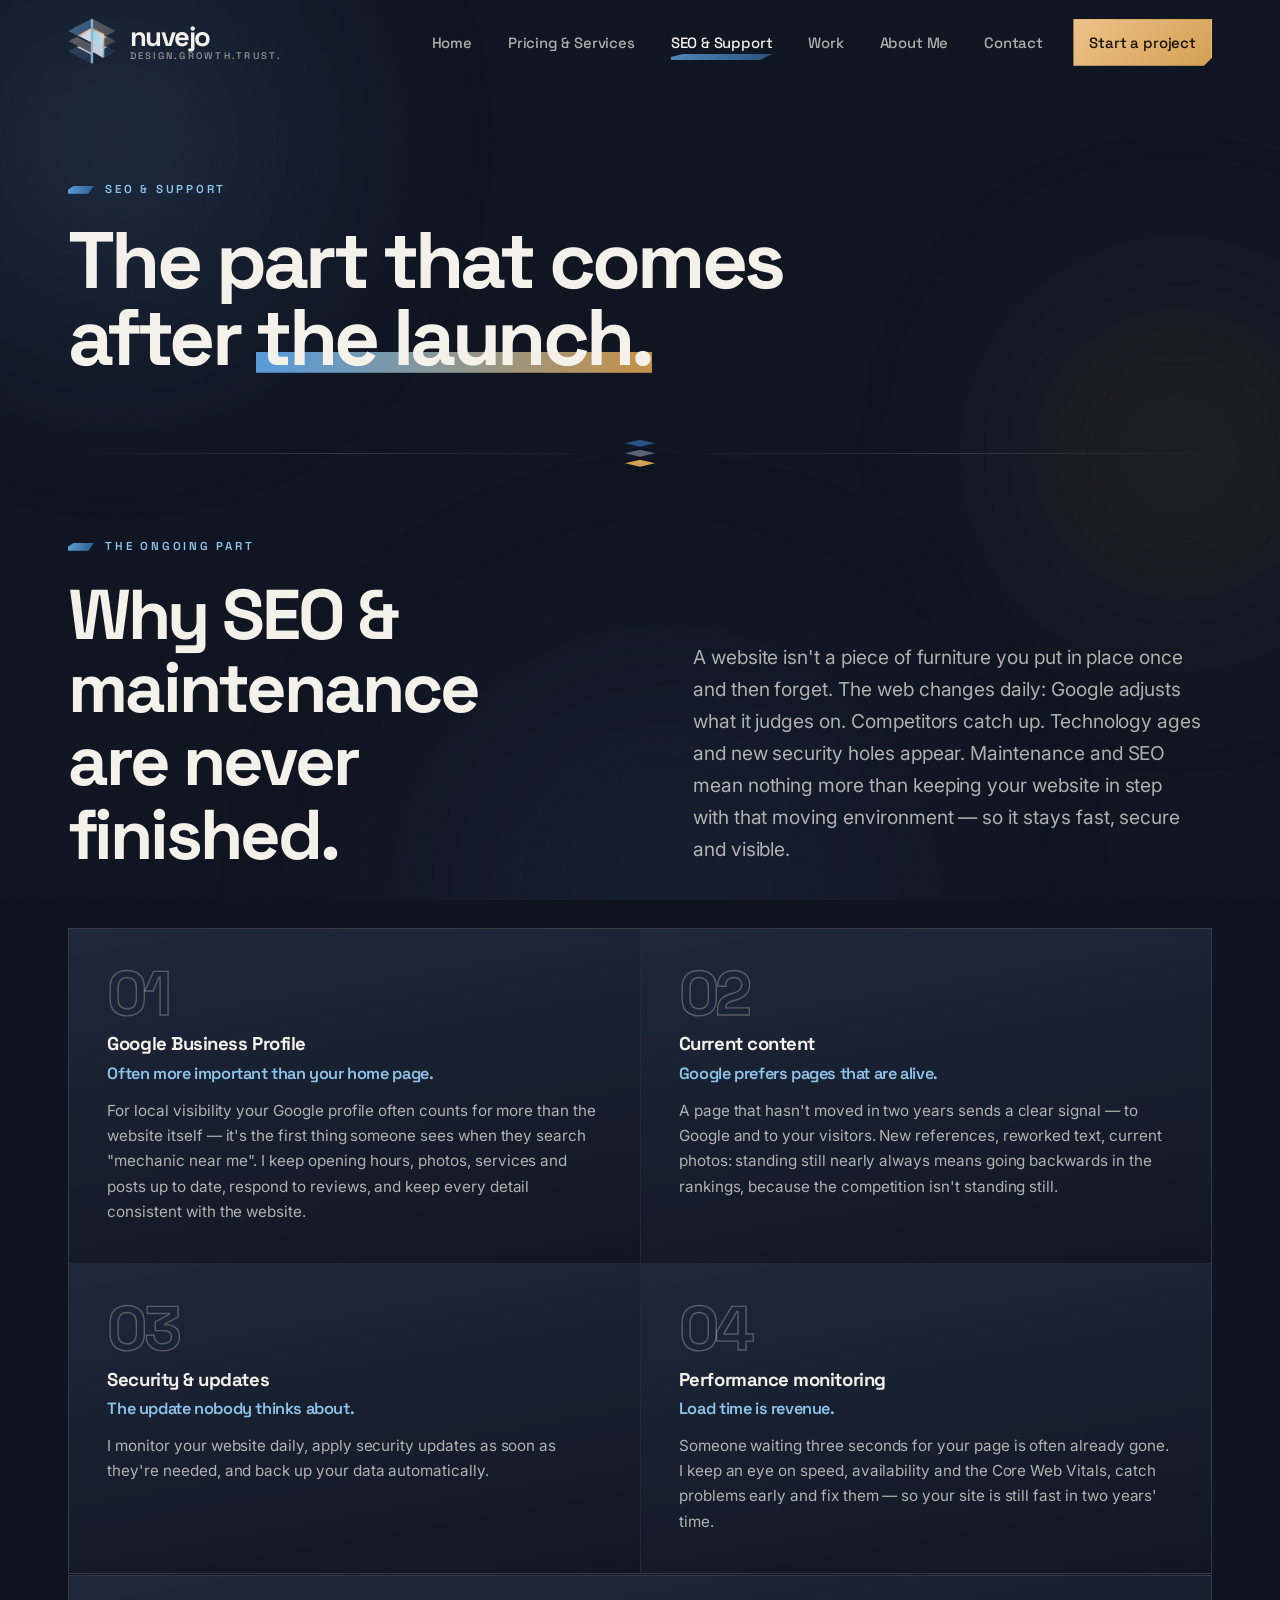
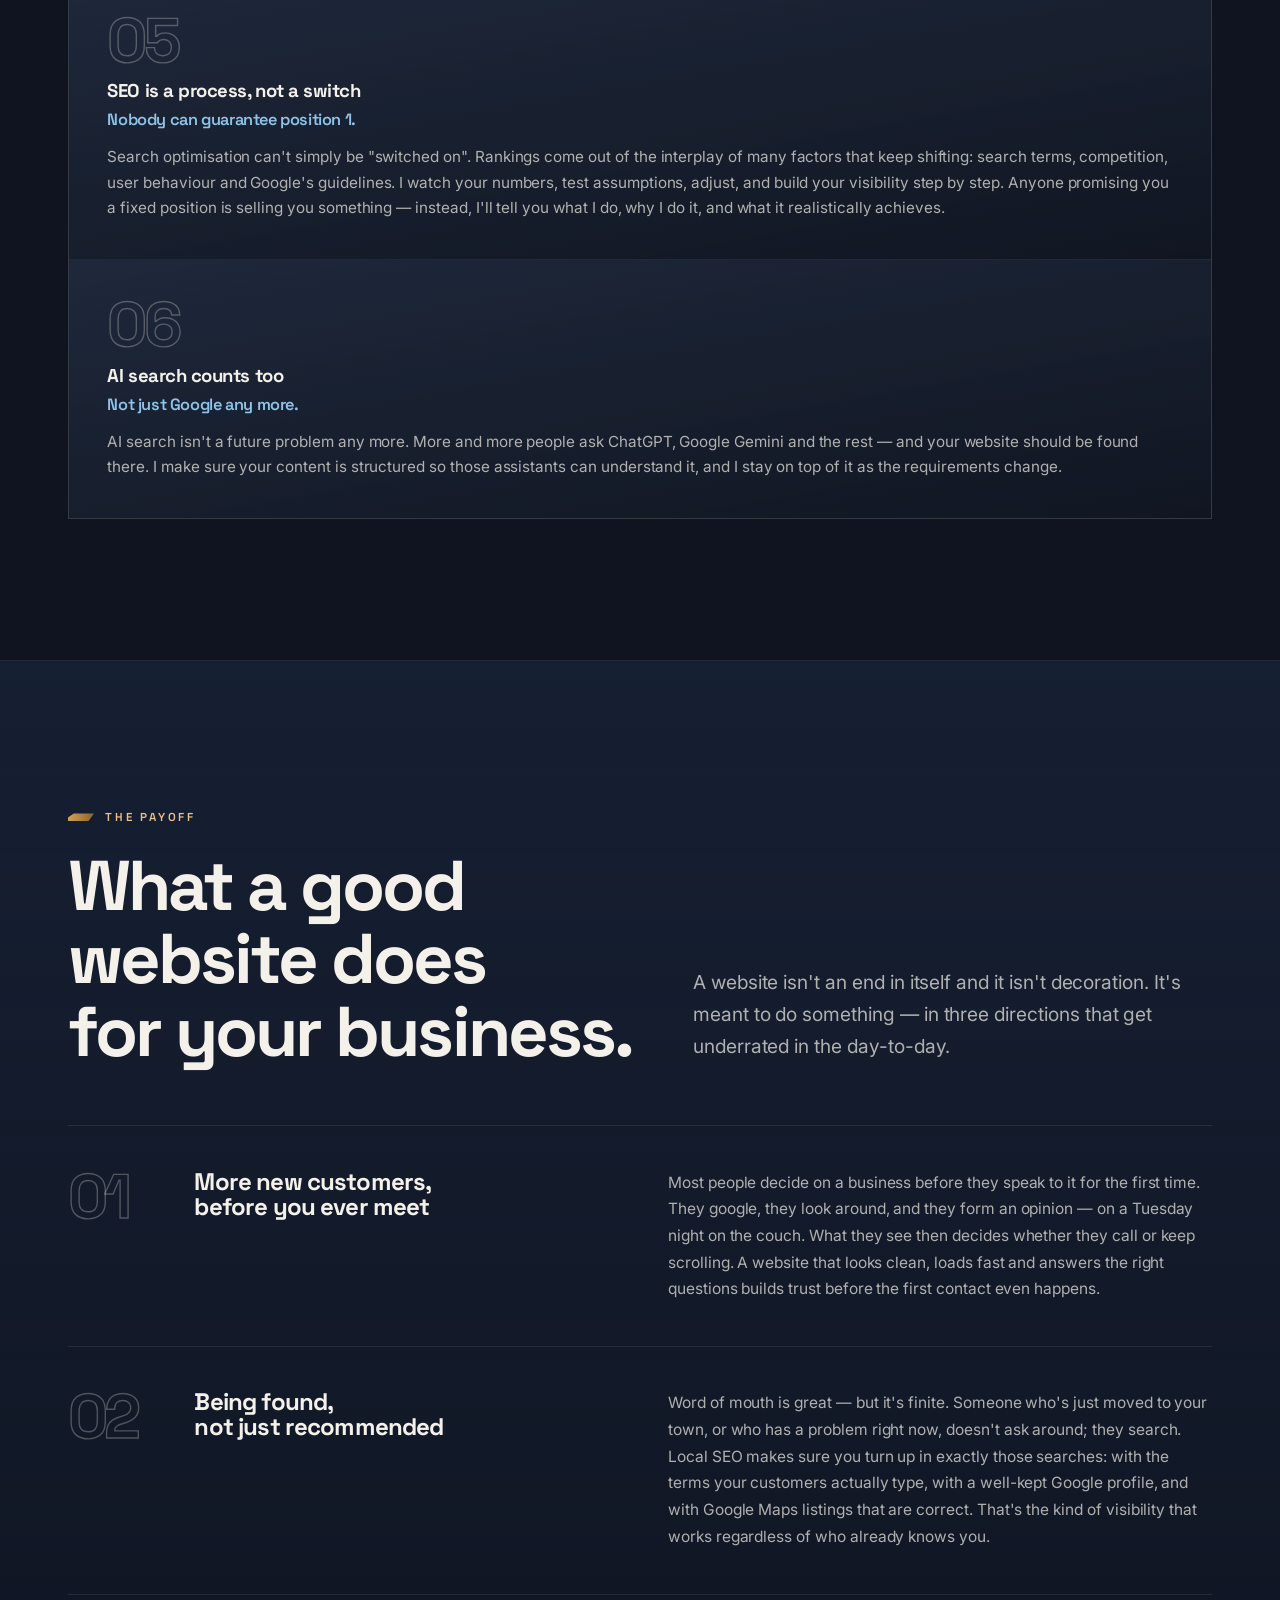
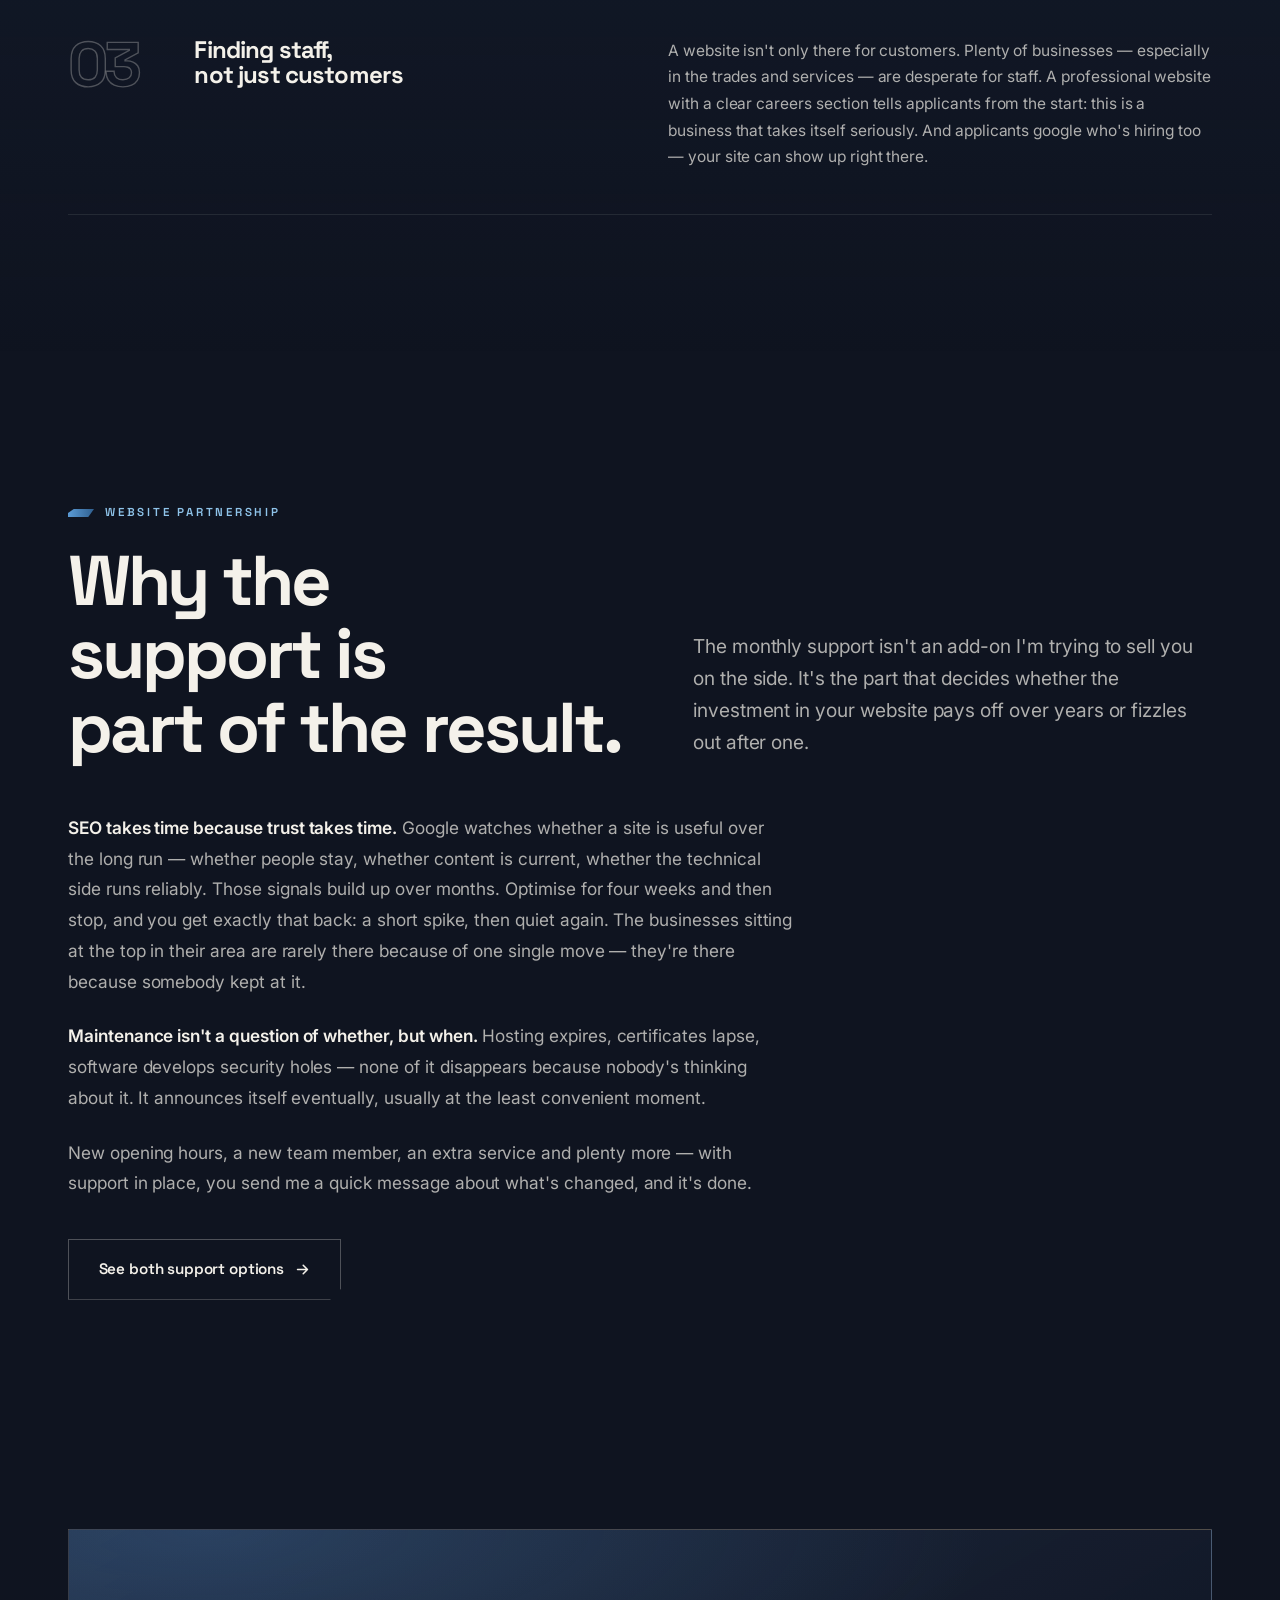
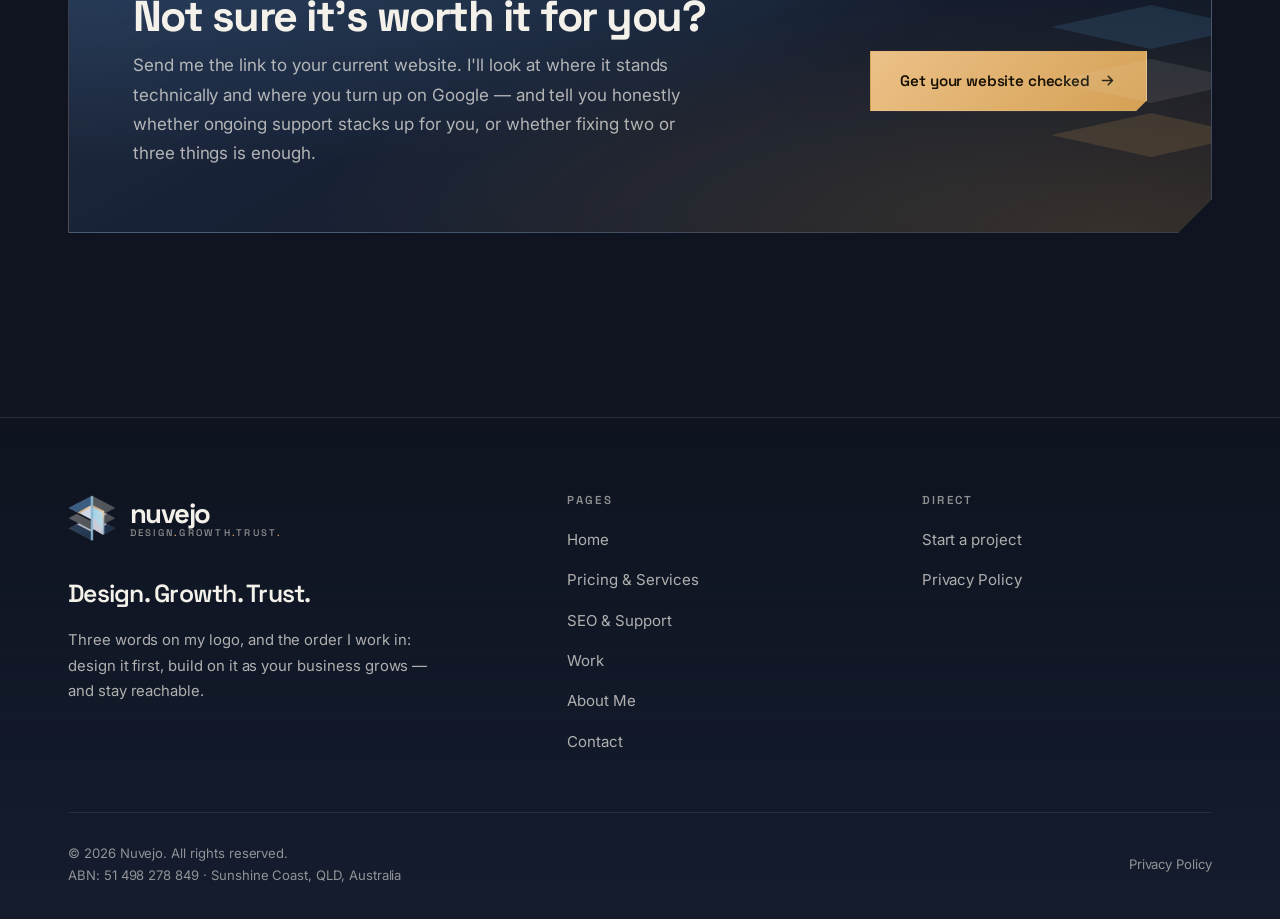
<file: seo-support.html>
<!DOCTYPE html>
<html lang="en-AU">
<head>
<meta charset="UTF-8" />
<meta name="viewport" content="width=device-width, initial-scale=1" />

<title>SEO &amp; Support | Web design | Nuvejo</title>
<meta name="description" content="Why a website needs looking after: security, current content, Google Business Profile and ongoing SEO work — and what a good website actually does for customers and job applicants." />
<meta name="robots" content="index, follow" />
<meta name="theme-color" content="#0f1420" />
<link rel="canonical" href="https://nuvejo.com.au/seo-support" />

<meta property="og:type" content="website" />
<meta property="og:locale" content="en_AU" />
<meta property="og:site_name" content="Nuvejo" />
<meta property="og:title" content="SEO &amp; Support | Web design | Nuvejo" />
<meta property="og:description" content="A website isn't a piece of furniture. Why maintenance and SEO are never finished — and what that's worth to your business." />

<link rel="icon" href="assets/img/favicon.svg" type="image/svg+xml" />
<link rel="preconnect" href="https://fonts.googleapis.com" />
<link rel="preconnect" href="https://fonts.gstatic.com" crossorigin />
<link rel="preload" as="style" href="https://fonts.googleapis.com/css2?family=Space+Grotesk:wght@400;500;600;700&family=Inter:wght@400;500;600&display=swap" onload="this.onload=null;this.rel='stylesheet'" />
<noscript><link href="https://fonts.googleapis.com/css2?family=Space+Grotesk:wght@400;500;600;700&family=Inter:wght@400;500;600&display=swap" rel="stylesheet" /></noscript>
<link rel="stylesheet" href="assets/css/styles.css" />
<meta property="og:image" content="https://nuvejo.com.au/assets/img/og-image.png" />
<meta property="og:image:width" content="1200" />
<meta property="og:image:height" content="630" />
<meta property="og:image:alt" content="Nuvejo — Design. Growth. Trust. Custom websites built by hand for your business." />
<meta name="twitter:image" content="https://nuvejo.com.au/assets/img/og-image.png" />
<script type="application/ld+json">
{
  "@context": "https://schema.org",
  "@type": "Organization",
  "name": "Nuvejo",
  "url": "https://nuvejo.com.au",
  "logo": "https://nuvejo.com.au/assets/img/nuvejo-mark.png",
  "description": "Custom web design and development. No templates, hand-built for your business.",
  "address": {
    "@type": "PostalAddress",
    "addressLocality": "Sunshine Coast",
    "addressRegion": "QLD",
    "addressCountry": "AU"
  },
  "areaServed": [
    "AU"
  ]
}
</script>
</head>

<body>
<a class="skip" href="#main">Skip to content</a>

<div class="aura" aria-hidden="true"><span></span><span></span><span></span></div>
<div class="grain" aria-hidden="true"></div>
<div class="nav-veil" aria-hidden="true"></div>

<header class="masthead">
  <div class="shell masthead__in">
    <a class="brand" href="/" aria-label="nuvejo Design.Growth.Trust. - Home">
      <span class="brand__mark"><img src="assets/img/nuvejo-mark.webp" alt="Nuvejo" /></span>
      <span class="brand__type">
        <span class="brand__name">nuvejo</span>
        <span class="brand__tag">Design<i>.</i>Growth<i>.</i>Trust<i>.</i></span>
      </span>
    </a>
    <button class="burger" aria-label="Open menu" aria-expanded="false" aria-controls="mainnav"><i></i><i></i><i></i></button>
    <nav class="mainnav" id="mainnav" aria-label="Main navigation">
      <a href="/">Home</a>
      <a href="pricing-services">Pricing &amp; Services</a>
      <a href="seo-support" aria-current="page">SEO &amp; Support</a>
      <a href="work">Work</a>
      <a href="about">About Me</a>
      <a href="contact">Contact</a>
      <a href="contact" class="btn btn--gold btn--sm">Start a project</a>
    </nav>
  </div>
</header>
<script>
/* Menu drawer. Bound here, as soon as the header exists, so a tap works
   before the rest of the page and assets/js/main.js have finished loading. */
(function () {
  var burger = document.querySelector('.burger');
  var nav = document.getElementById('mainnav');
  var veil = document.querySelector('.nav-veil');
  if (!burger || !nav) return;
  function setNav(open) {
    burger.setAttribute('aria-expanded', String(open));
    burger.setAttribute('aria-label', open ? 'Close menu' : 'Open menu');
    nav.classList.toggle('is-open', open);
    if (veil) veil.classList.toggle('is-on', open);
    document.body.classList.toggle('nav-locked', open);
  }
  burger.addEventListener('click', function () {
    setNav(burger.getAttribute('aria-expanded') !== 'true');
  });
  if (veil) veil.addEventListener('click', function () { setNav(false); });
  nav.addEventListener('click', function (e) {
    if (e.target.closest('a')) setNav(false);
  });
  document.addEventListener('keydown', function (e) {
    if (e.key === 'Escape' && burger.getAttribute('aria-expanded') === 'true') {
      setNav(false);
      burger.focus();
    }
  });
  // Reset the drawer if the viewport grows back to desktop (matches the 1100px CSS breakpoint).
  window.addEventListener('resize', function () {
    if (window.innerWidth > 1100) setNav(false);
  });
})();
</script>

<main id="main">

  <!-- ============ PAGE HEADER ============ -->
  <section class="phead">
    <div class="shell phead__grid">
      <div>
        <p class="eyebrow rv">SEO &amp; Support</p>
        <h1 class="phead__title rv">The part that comes<br />after <span class="beamed">the launch.</span></h1>
      </div>
    </div>
  </section>

  <!-- ============ WHY NEVER FINISHED ============ -->
  <section class="band band--flush-t" aria-labelledby="never-done-title">
    <div class="shell">
      <div class="seam rv" aria-hidden="true"><span class="seam__stack"><i></i><i></i><i></i></span></div>

      <div class="head head--split" style="margin-top: clamp(2.5rem, 5vw, 4rem)">
        <div class="rv">
          <p class="eyebrow">The ongoing part</p>
          <h2 class="h-1" id="never-done-title">Why SEO &amp; maintenance<br />are never finished.</h2>
        </div>
        <p class="lede head__aside rv">
          A website isn't a piece of furniture you put in place once and then
          forget. The web changes daily: Google adjusts what it judges on.
          Competitors catch up. Technology ages and new security holes appear.
          Maintenance and SEO mean nothing more than keeping your website in
          step with that moving environment — so it stays fast, secure and
          visible.
        </p>
      </div>

      <div class="cards cards--2" style="margin-top: clamp(2.5rem, 5vw, 3.5rem)">
        <article class="card rv">
          <span class="index">01</span>
          <h3>Google Business Profile</h3>
          <p class="card__say">Often more important than your home page.</p>
          <p>
            For local visibility your Google profile often counts for more than
            the website itself — it's the first thing someone sees when they
            search "mechanic near me". I keep opening hours, photos, services
            and posts up to date, respond to reviews, and keep every detail
            consistent with the website.
          </p>
        </article>

        <article class="card rv">
          <span class="index">02</span>
          <h3>Current content</h3>
          <p class="card__say">Google prefers pages that are alive.</p>
          <p>
            A page that hasn't moved in two years sends a clear signal — to
            Google and to your visitors. New references, reworked text, current
            photos: standing still nearly always means going backwards in the
            rankings, because the competition isn't standing still.
          </p>
        </article>

        <article class="card rv">
          <span class="index">03</span>
          <h3>Security &amp; updates</h3>
          <p class="card__say">The update nobody thinks about.</p>
          <p>
            I monitor your website daily, apply security updates as soon as
            they're needed, and back up your data automatically.
          </p>
        </article>

        <article class="card rv">
          <span class="index">04</span>
          <h3>Performance monitoring</h3>
          <p class="card__say">Load time is revenue.</p>
          <p>
            Someone waiting three seconds for your page is often already gone.
            I keep an eye on speed, availability and the Core Web Vitals,
            catch problems early and fix them — so your site is still fast in
            two years' time.
          </p>
        </article>
      </div>

      <div class="cards" style="--cols:1; margin-top: 1px">
        <article class="card rv">
          <span class="index">05</span>
          <h3>SEO is a process, not a switch</h3>
          <p class="card__say">Nobody can guarantee position 1.</p>
          <p>
            Search optimisation can't simply be "switched on". Rankings come
            out of the interplay of many factors that keep shifting: search
            terms, competition, user behaviour and Google's guidelines. I watch
            your numbers, test assumptions, adjust, and build your visibility
            step by step. Anyone promising you a fixed position is selling you
            something — instead, I'll tell you what I do, why I do it, and what
            it realistically achieves.
          </p>
        </article>

        <article class="card rv">
          <span class="index">06</span>
          <h3>AI search counts too</h3>
          <p class="card__say">Not just Google any more.</p>
          <p>
            AI search isn't a future problem any more. More and more people ask
            ChatGPT, Google Gemini and the rest — and your website should be
            found there. I make sure your content is structured so those
            assistants can understand it, and I stay on top of it as the
            requirements change.
          </p>
        </article>
      </div>
    </div>
  </section>

  <!-- ============ WHAT A GOOD WEBSITE DOES ============ -->
  <section class="band band--raise" aria-labelledby="effect-title">
    <div class="shell">
      <div class="head head--split">
        <div class="rv">
          <p class="eyebrow eyebrow--gold">The payoff</p>
          <h2 class="h-1" id="effect-title">What a good website does<br />for your business.</h2>
        </div>
        <p class="lede head__aside rv">
          A website isn't an end in itself and it isn't decoration. It's meant
          to do something — in three directions that get underrated in the
          day-to-day.
        </p>
      </div>

      <div class="rows" style="margin-top: clamp(2.5rem, 5vw, 3.5rem)">
        <article class="row rv">
          <span class="index">01</span>
          <h3>More new customers,<br />before you ever meet</h3>
          <p>
            Most people decide on a business before they speak to it for the
            first time. They google, they look around, and they form an opinion
            — on a Tuesday night on the couch. What they see then decides
            whether they call or keep scrolling. A website that looks clean,
            loads fast and answers the right questions builds trust before the
            first contact even happens.
          </p>
        </article>

        <article class="row rv">
          <span class="index">02</span>
          <h3>Being found,<br />not just recommended</h3>
          <p>
            Word of mouth is great — but it's finite. Someone who's just moved
            to your town, or who has a problem right now, doesn't ask around;
            they search. Local SEO makes sure you turn up in exactly those
            searches: with the terms your customers actually type, with a
            well-kept Google profile, and with Google Maps listings that are
            correct. That's the kind of visibility that works regardless of who
            already knows you.
          </p>
        </article>

        <article class="row rv">
          <span class="index">03</span>
          <h3>Finding staff,<br />not just customers</h3>
          <p>
            A website isn't only there for customers. Plenty of businesses —
            especially in the trades and services — are desperate for staff. A
            professional website with a clear careers section tells applicants
            from the start: this is a business that takes itself seriously. And
            applicants google who's hiring too — your site can show up right
            there.
          </p>
        </article>
      </div>
    </div>
  </section>

  <!-- ============ WHY THE PARTNERSHIP ============ -->
  <section class="band" aria-labelledby="partnership-title">
    <div class="shell">
      <div class="head head--split">
        <div class="rv">
          <p class="eyebrow">Website Partnership</p>
          <h2 class="h-1" id="partnership-title">Why the support is<br />part of the result.</h2>
        </div>
        <p class="lede head__aside rv">
          The monthly support isn't an add-on I'm trying to sell you on the
          side. It's the part that decides whether the investment in your
          website pays off over years or fizzles out after one.
        </p>
      </div>

      <div class="prose rv" style="margin-top: clamp(2rem, 4vw, 3rem)">
        <p>
          <strong>SEO takes time because trust takes time.</strong>
          Google watches whether a site is useful over the long run — whether
          people stay, whether content is current, whether the technical side
          runs reliably. Those signals build up over months. Optimise for four
          weeks and then stop, and you get exactly that back: a short spike,
          then quiet again. The businesses sitting at the top in their area are
          rarely there because of one single move — they're there because
          somebody kept at it.
        </p>
        <p>
          <strong>Maintenance isn't a question of whether, but when.</strong>
          Hosting expires, certificates lapse, software develops security holes
          — none of it disappears because nobody's thinking about it. It
          announces itself eventually, usually at the least convenient moment.
        </p>
        <p>
          New opening hours, a new team member, an extra service and plenty
          more — with support in place, you send me a quick message about
          what's changed, and it's done.
        </p>
      </div>

      <div class="btn-row rv" style="margin-top: 2.5rem">
        <a href="pricing-services" class="btn btn--line">
          See both support options
          <svg class="btn__ico" viewBox="0 0 24 24" fill="none" stroke="currentColor" stroke-width="2.2" stroke-linecap="round" stroke-linejoin="round" aria-hidden="true"><path d="M5 12h14M13 6l6 6-6 6" /></svg>
        </a>
      </div>
    </div>
  </section>

  <!-- ============ CTA ============ -->
  <section class="band band--tight">
    <div class="shell">
      <div class="cta rv">
        <div>
          <h2>Not sure it's worth it for you?</h2>
          <p>
            Send me the link to your current website. I'll look at where it
            stands technically and where you turn up on Google — and tell you
            honestly whether ongoing support stacks up for you, or whether
            fixing two or three things is enough.
          </p>
        </div>
        <div class="btn-row">
          <a href="contact" class="btn btn--gold">
            Get your website checked
            <svg class="btn__ico" viewBox="0 0 24 24" fill="none" stroke="currentColor" stroke-width="2.2" stroke-linecap="round" stroke-linejoin="round" aria-hidden="true"><path d="M5 12h14M13 6l6 6-6 6" /></svg>
          </a>
        </div>
        <span class="cta__plates" aria-hidden="true"><i></i><i></i><i></i></span>
      </div>
    </div>
  </section>

</main>

<footer class="footer">
  <div class="shell">
    <div class="footer__top">
      <div class="footer__brand">
        <a class="brand" href="/" aria-label="nuvejo Design.Growth.Trust. - Home">
          <span class="brand__mark"><img src="assets/img/nuvejo-mark.webp" alt="Nuvejo" /></span>
          <span class="brand__type">
            <span class="brand__name">nuvejo</span>
            <span class="brand__tag">Design<i>.</i>Growth<i>.</i>Trust<i>.</i></span>
          </span>
        </a>
        <p class="footer__say">Design. Growth. Trust.</p>
        <p class="muted" style="max-width: 40ch; font-size: .93rem">
          Three words on my logo, and the order I work in: design it first,
          build on it as your business grows — and stay reachable.
        </p>
      </div>
      <div class="footer__col">
        <h4 aria-level="3">Pages</h4>
        <ul>
          <li><a href="/">Home</a></li>
          <li><a href="pricing-services">Pricing &amp; Services</a></li>
          <li><a href="seo-support">SEO &amp; Support</a></li>
          <li><a href="work">Work</a></li>
          <li><a href="about">About Me</a></li>
          <li><a href="contact">Contact</a></li>
        </ul>
      </div>
      <div class="footer__col">
        <h4 aria-level="3">Direct</h4>
        <ul>
          <li><a href="contact">Start a project</a></li>
          <li><a href="privacy-policy">Privacy Policy</a></li>
        </ul>
      </div>
    </div>
    <div class="footer__bottom">
      <p>
        © <span data-year>2026</span> Nuvejo. All rights reserved.<br />
        ABN: 51 498 278 849 · Sunshine Coast, QLD, Australia
      </p>
      <nav class="footer__legal" aria-label="Legal">
        <a href="privacy-policy">Privacy Policy</a>
      </nav>
    </div>
  </div>
</footer>

<script src="assets/js/main.js"></script>
</body>
</html>
</file>
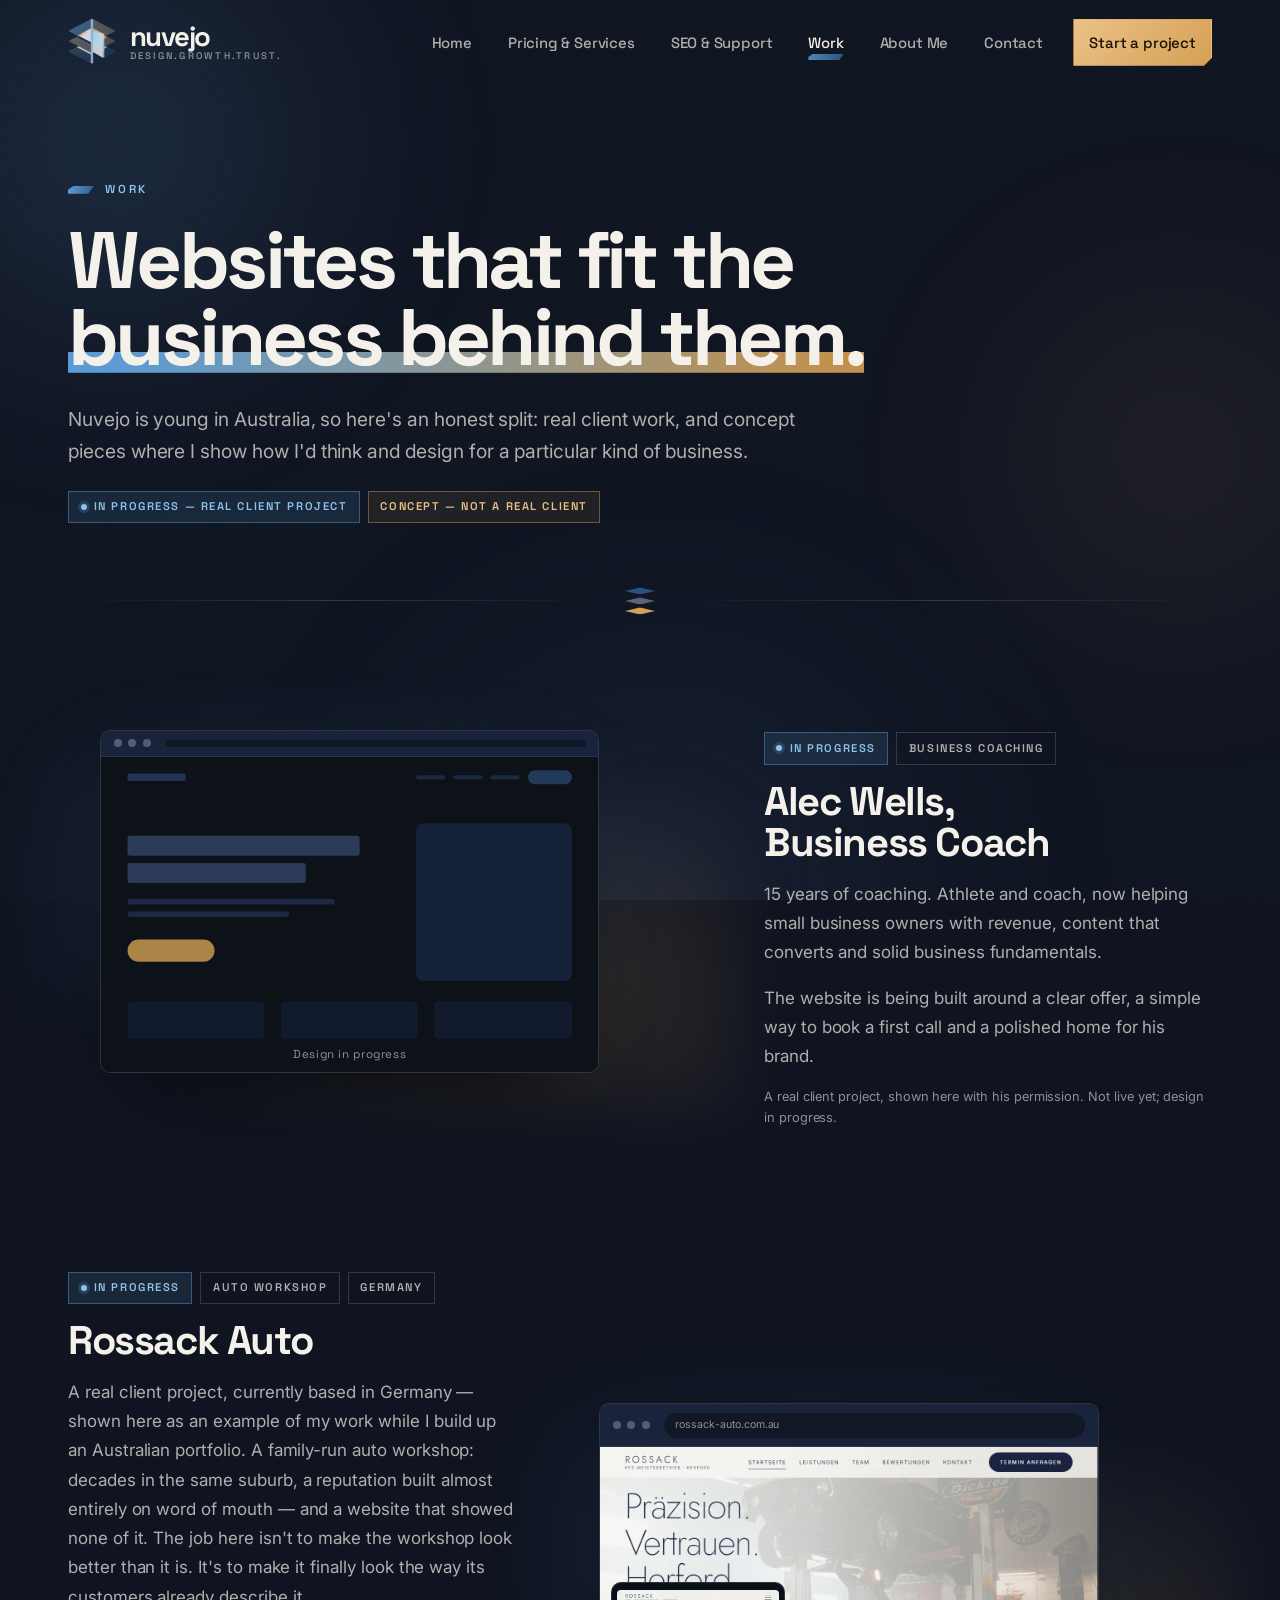
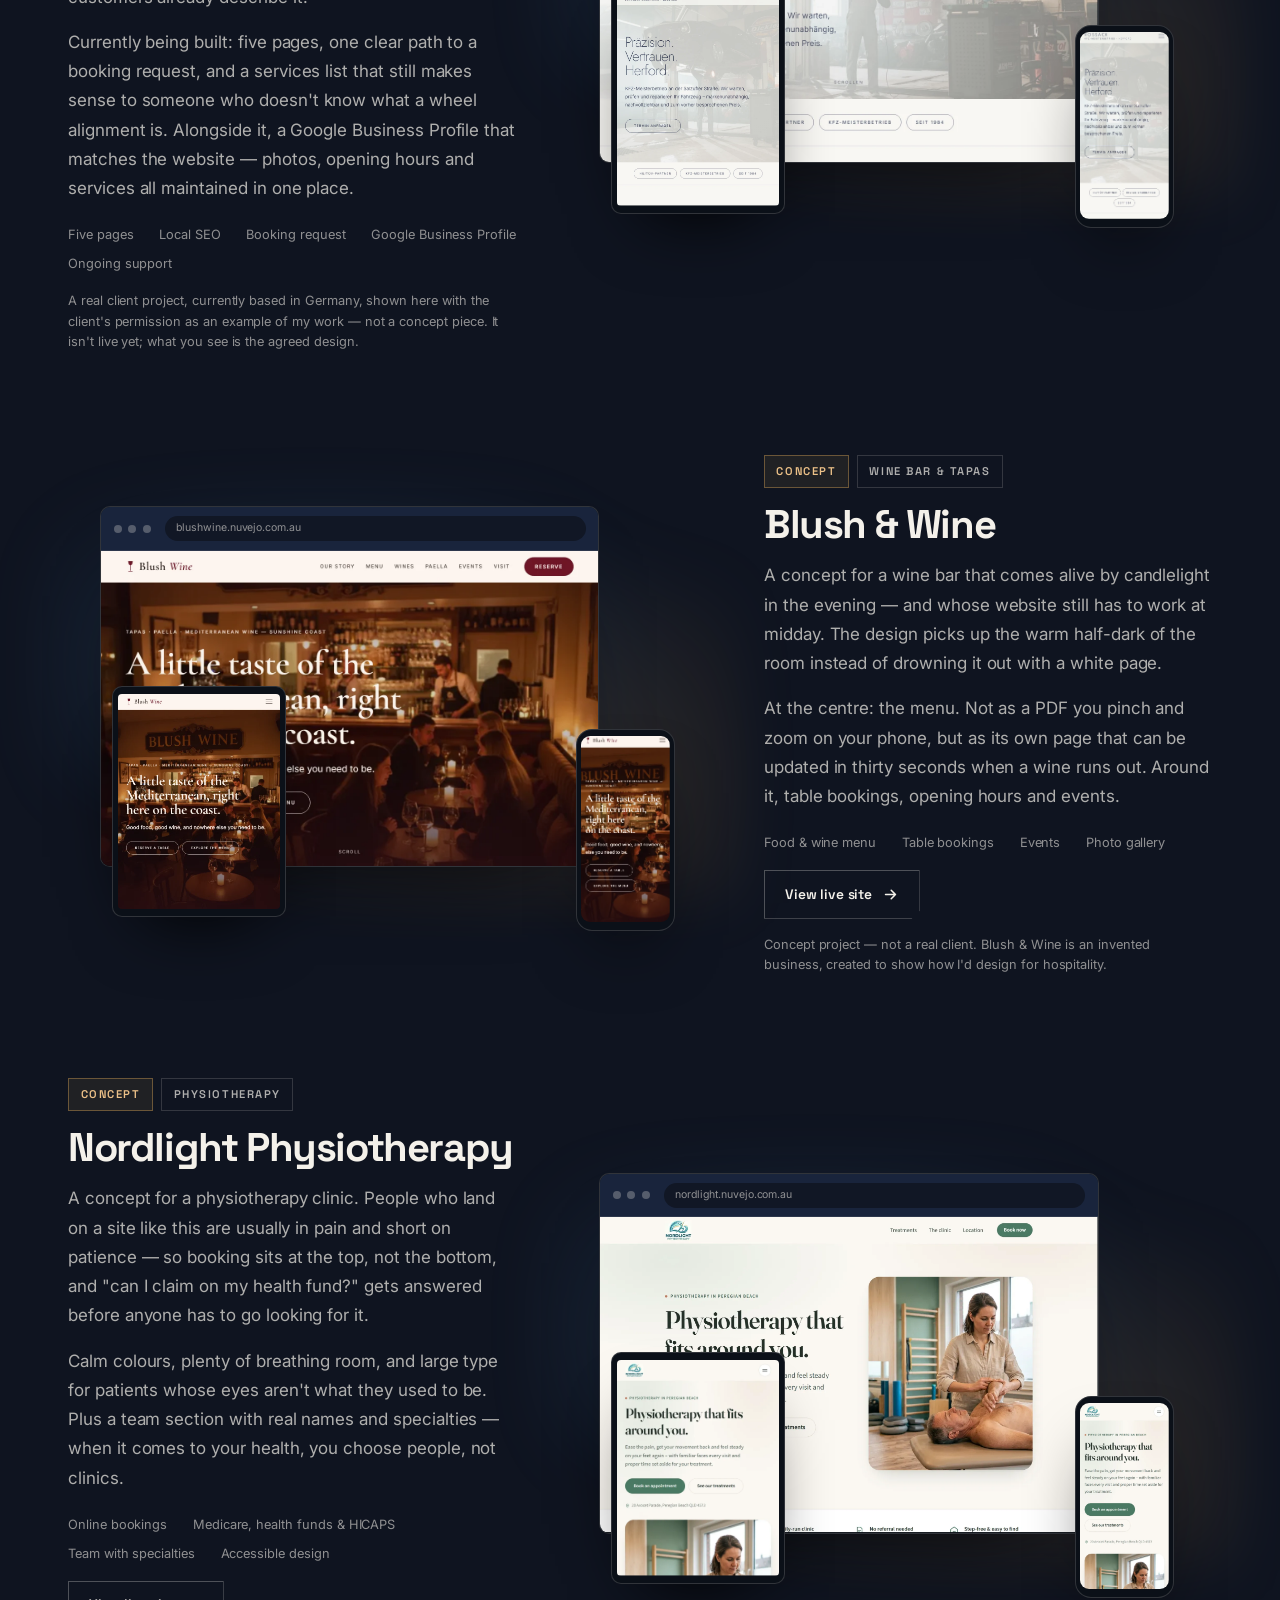
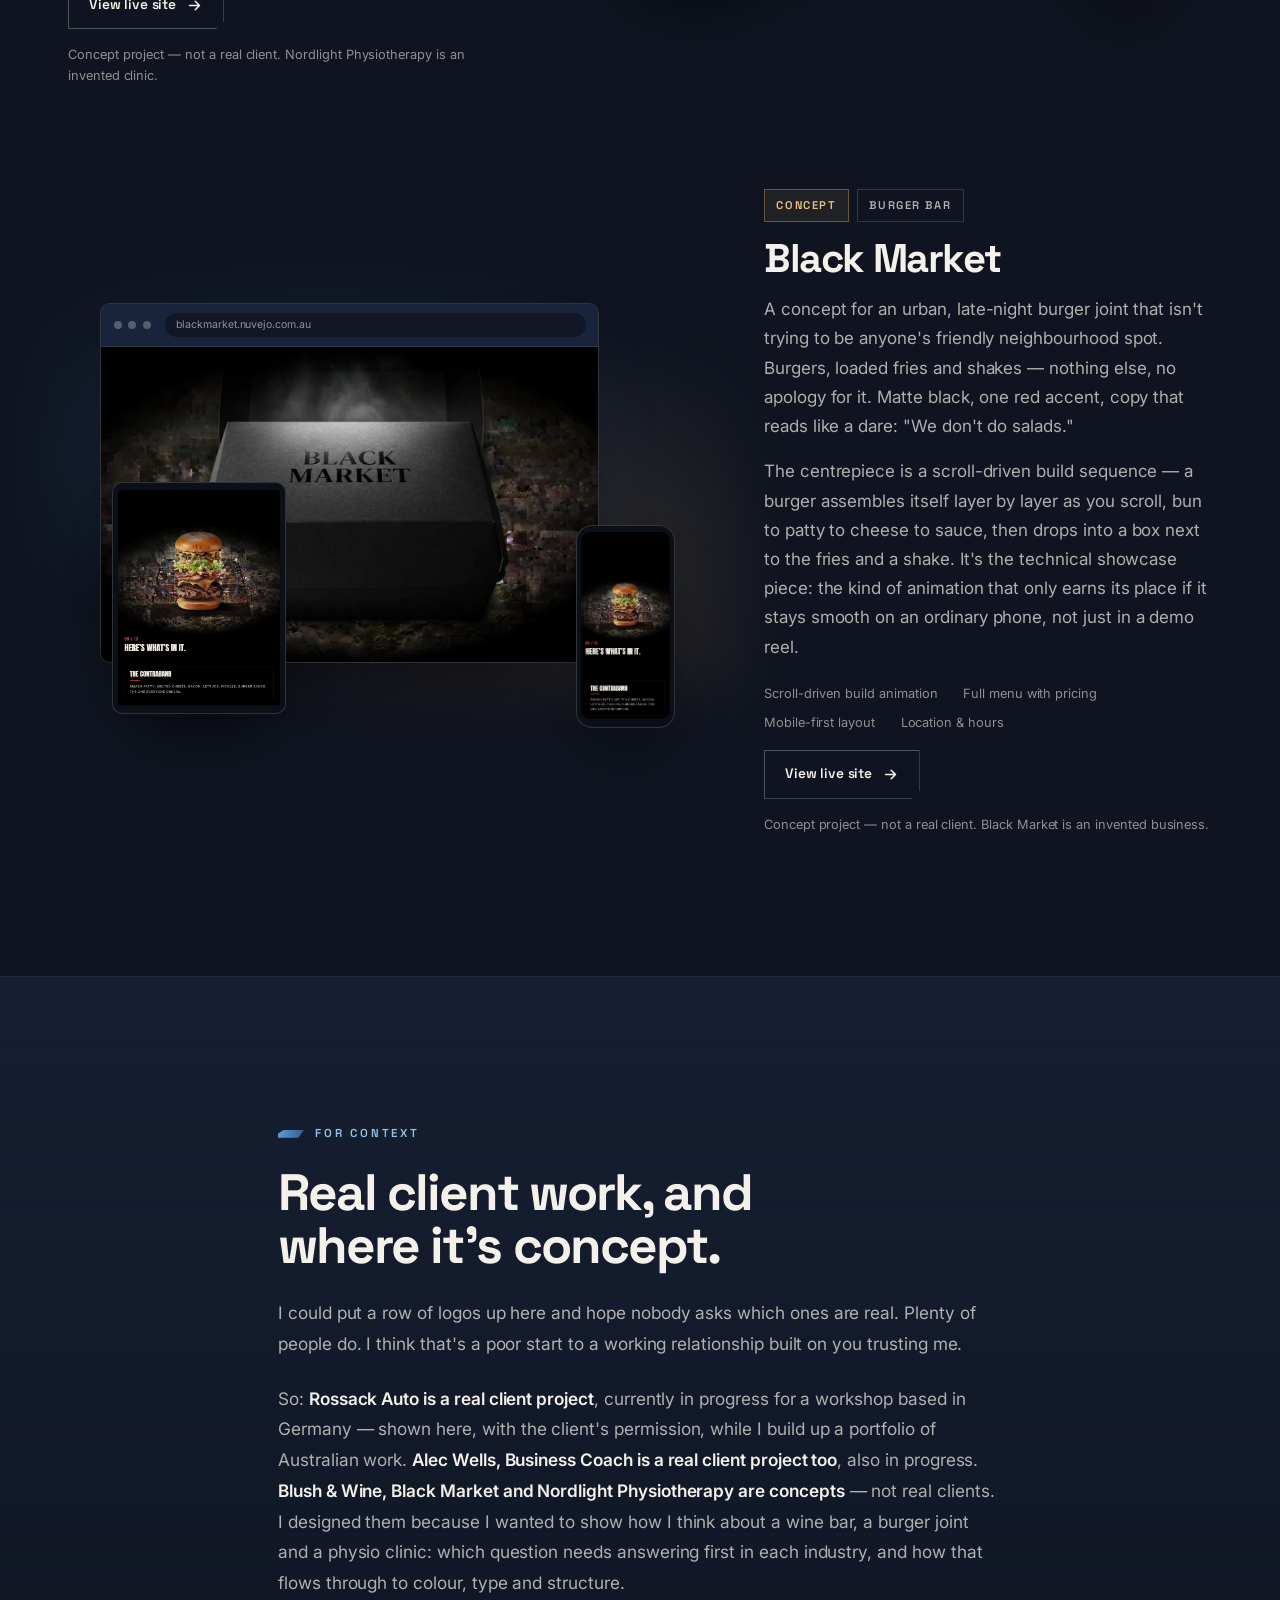
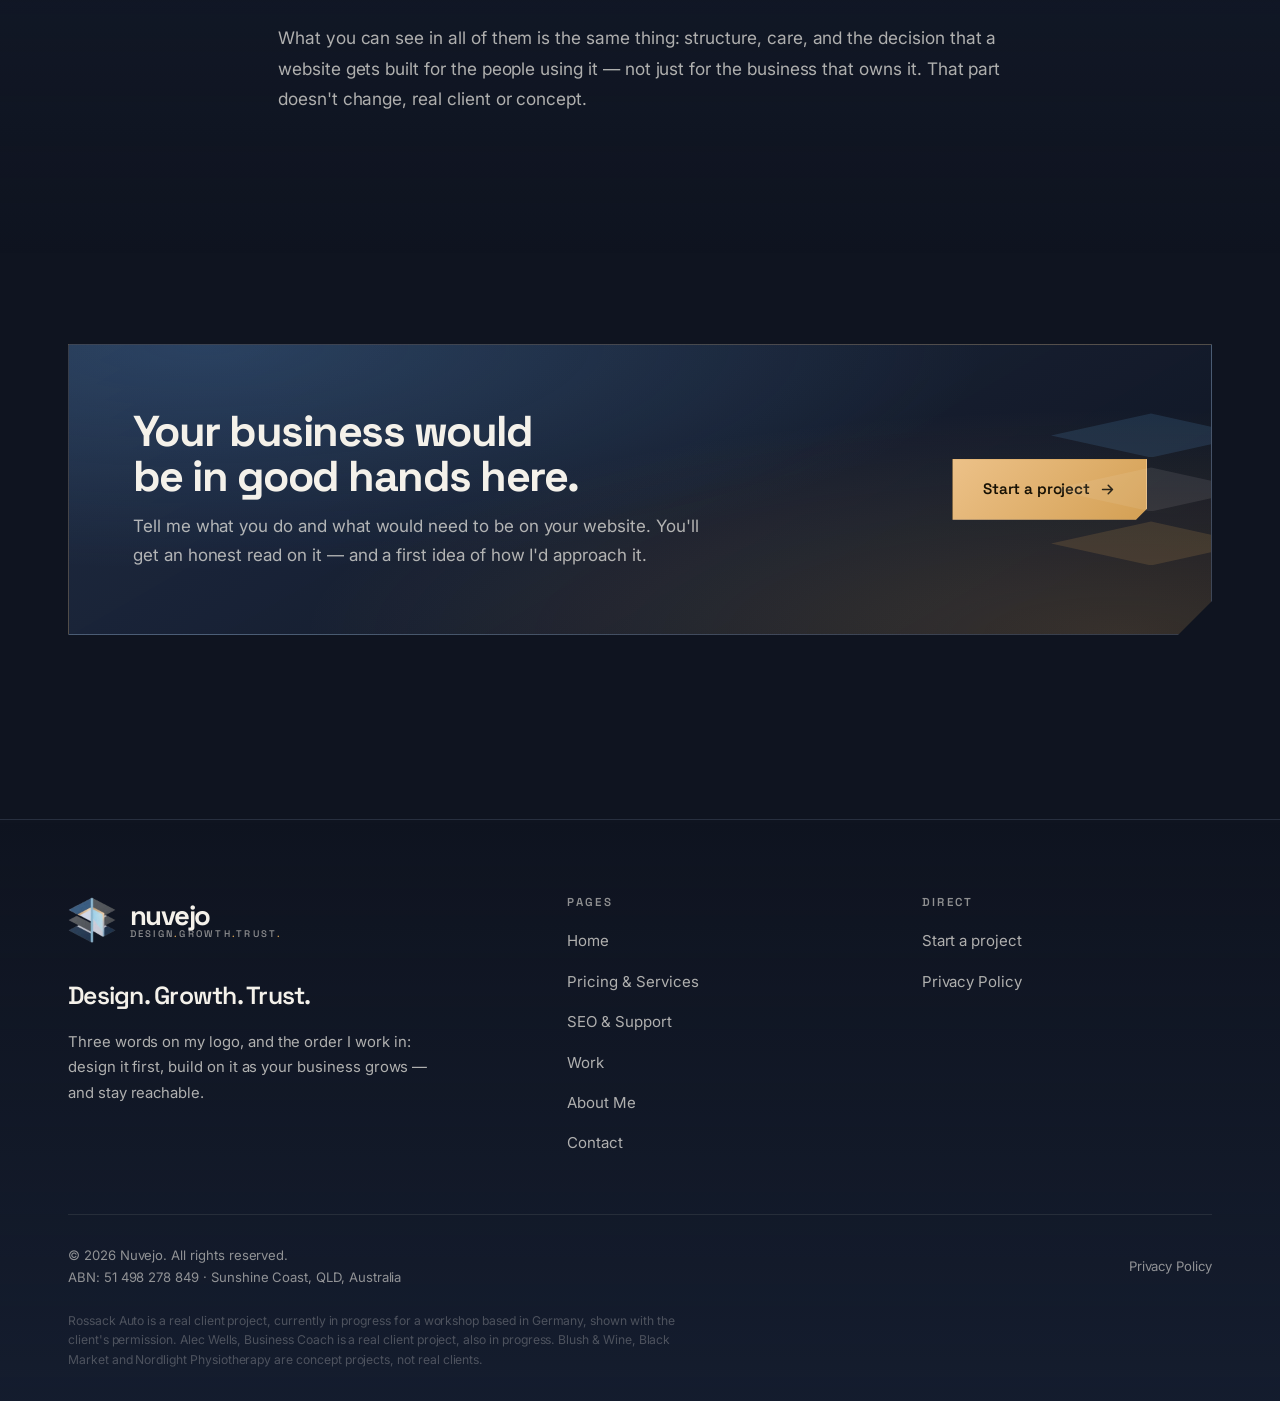
<file: work.html>
<!DOCTYPE html>
<html lang="en-AU">
<head>
<meta charset="UTF-8" />
<meta name="viewport" content="width=device-width, initial-scale=1" />

<title>Work | Web design | Nuvejo</title>
<meta name="description" content="Real client projects in progress and concept builds: Rossack Auto, Alec Wells, Blush &amp; Wine, Black Market and Nordlight Physiotherapy." />
<meta name="robots" content="index, follow" />
<meta name="theme-color" content="#0f1420" />
<link rel="canonical" href="https://nuvejo.com.au/work" />

<meta property="og:type" content="website" />
<meta property="og:locale" content="en_AU" />
<meta property="og:site_name" content="Nuvejo" />
<meta property="og:title" content="Work | Web design | Nuvejo" />
<meta property="og:description" content="Client projects in progress and concept builds, labelled honestly." />

<link rel="icon" href="assets/img/favicon.svg" type="image/svg+xml" />
<link rel="preconnect" href="https://fonts.googleapis.com" />
<link rel="preconnect" href="https://fonts.gstatic.com" crossorigin />
<link rel="preload" as="style" href="https://fonts.googleapis.com/css2?family=Space+Grotesk:wght@400;500;600;700&family=Inter:wght@400;500;600&display=swap" onload="this.onload=null;this.rel='stylesheet'" />
<noscript><link href="https://fonts.googleapis.com/css2?family=Space+Grotesk:wght@400;500;600;700&family=Inter:wght@400;500;600&display=swap" rel="stylesheet" /></noscript>
<link rel="stylesheet" href="assets/css/styles.css" />
<meta property="og:image" content="https://nuvejo.com.au/assets/img/og-image.png" />
<meta property="og:image:width" content="1200" />
<meta property="og:image:height" content="630" />
<meta property="og:image:alt" content="Nuvejo — Design. Growth. Trust. Custom websites built by hand for your business." />
<meta name="twitter:image" content="https://nuvejo.com.au/assets/img/og-image.png" />
<script type="application/ld+json">
{
  "@context": "https://schema.org",
  "@type": "Organization",
  "name": "Nuvejo",
  "url": "https://nuvejo.com.au",
  "logo": "https://nuvejo.com.au/assets/img/nuvejo-mark.png",
  "description": "Custom web design and development. No templates, hand-built for your business.",
  "address": {
    "@type": "PostalAddress",
    "addressLocality": "Sunshine Coast",
    "addressRegion": "QLD",
    "addressCountry": "AU"
  },
  "areaServed": [
    "AU"
  ]
}
</script>
</head>

<body>
<a class="skip" href="#main">Skip to content</a>


<div class="aura" aria-hidden="true"><span></span><span></span><span></span></div>
<div class="grain" aria-hidden="true"></div>
<div class="nav-veil" aria-hidden="true"></div>

<header class="masthead">
  <div class="shell masthead__in">
    <a class="brand" href="/" aria-label="nuvejo Design.Growth.Trust. - Home">
      <span class="brand__mark"><img src="assets/img/nuvejo-mark.webp" alt="Nuvejo" /></span>
      <span class="brand__type">
        <span class="brand__name">nuvejo</span>
        <span class="brand__tag">Design<i>.</i>Growth<i>.</i>Trust<i>.</i></span>
      </span>
    </a>
    <button class="burger" aria-label="Open menu" aria-expanded="false" aria-controls="mainnav"><i></i><i></i><i></i></button>
    <nav class="mainnav" id="mainnav" aria-label="Main navigation">
      <a href="/">Home</a>
      <a href="pricing-services">Pricing &amp; Services</a>
      <a href="seo-support">SEO &amp; Support</a>
      <a href="work" aria-current="page">Work</a>
      <a href="about">About Me</a>
      <a href="contact">Contact</a>
      <a href="contact" class="btn btn--gold btn--sm">Start a project</a>
    </nav>
  </div>
</header>
<script>
/* Menu drawer. Bound here, as soon as the header exists, so a tap works
   before the rest of the page and assets/js/main.js have finished loading. */
(function () {
  var burger = document.querySelector('.burger');
  var nav = document.getElementById('mainnav');
  var veil = document.querySelector('.nav-veil');
  if (!burger || !nav) return;
  function setNav(open) {
    burger.setAttribute('aria-expanded', String(open));
    burger.setAttribute('aria-label', open ? 'Close menu' : 'Open menu');
    nav.classList.toggle('is-open', open);
    if (veil) veil.classList.toggle('is-on', open);
    document.body.classList.toggle('nav-locked', open);
  }
  burger.addEventListener('click', function () {
    setNav(burger.getAttribute('aria-expanded') !== 'true');
  });
  if (veil) veil.addEventListener('click', function () { setNav(false); });
  nav.addEventListener('click', function (e) {
    if (e.target.closest('a')) setNav(false);
  });
  document.addEventListener('keydown', function (e) {
    if (e.key === 'Escape' && burger.getAttribute('aria-expanded') === 'true') {
      setNav(false);
      burger.focus();
    }
  });
  // Reset the drawer if the viewport grows back to desktop (matches the 1100px CSS breakpoint).
  window.addEventListener('resize', function () {
    if (window.innerWidth > 1100) setNav(false);
  });
})();
</script>

<main id="main">

  <!-- ============ PAGE HEADER ============ -->
  <section class="phead">
    <div class="shell phead__grid">
      <div>
        <p class="eyebrow rv">Work</p>
        <h1 class="phead__title rv">Websites that fit the<br /><span class="beamed">business behind them.</span></h1>
      </div>
    </div>
    <div class="shell">
      <p class="lede rv" style="margin-top: 1.8rem">
        Nuvejo is young in Australia, so here's an honest split: real client
        work, and concept pieces where I show how I'd think and design for a
        particular kind of business.
      </p>
      <div class="work__badges rv" style="margin-top: 1.4rem">
        <span class="chip chip--wip"><i></i>In progress — real client project</span>
        <span class="chip chip--concept">Concept — not a real client</span>
      </div>
    </div>
  </section>

  <!-- ============ PROJECTS ============ -->
  <section class="band band--flush-t" aria-label="Projects">
    <div class="shell">
      <div class="seam rv" aria-hidden="true"><span class="seam__stack"><i></i><i></i><i></i></span></div>

      <div class="work" style="margin-top: clamp(3rem, 6vw, 5rem)">

        <!-- ========== 00 — ALEC WELLS (REAL CLIENT, IN PROGRESS) ========== -->
        <article class="work__item">
          <div class="work__info rv">
            <div class="work__badges">
              <span class="chip chip--wip"><i></i>In progress</span>
              <span class="chip">Business coaching</span>
            </div>
            <h2 class="work__title">Alec Wells, Business Coach</h2>
            <p class="muted">
              15 years of coaching. Athlete and coach, now helping small
              business owners with revenue, content that converts and solid
              business fundamentals.
            </p>
            <p class="muted">
              The website is being built around a clear offer, a simple way to
              book a first call and a polished home for his brand.
            </p>
            <p class="tiny faint">
              A real client project, shown here with his permission. Not live
              yet; design in progress.
            </p>
          </div>

          <div class="rig rv">
            <div class="rig__row">
              <div class="dev-desk">
                <div class="dev-desk__bar"><i></i><i></i><i></i><span class="dev-desk__url"></span></div>
                <div class="dev-desk__screen">
                  <svg viewBox="0 0 1200 760" role="img" aria-label="Placeholder for a website design that is still in progress">
                    <rect width="1200" height="760" fill="#0d1219" />
                    <!-- nav -->
                    <rect x="64" y="40" width="140" height="18" rx="4" fill="#243352" />
                    <g fill="#1c2942"><rect x="760" y="44" width="70" height="10" rx="5" /><rect x="850" y="44" width="70" height="10" rx="5" /><rect x="940" y="44" width="70" height="10" rx="5" /></g>
                    <rect x="1030" y="32" width="106" height="34" rx="17" fill="#2c4a73" opacity=".7" />
                    <!-- headline, text, button -->
                    <rect x="64" y="190" width="560" height="48" rx="6" fill="#2a3a57" />
                    <rect x="64" y="256" width="430" height="48" rx="6" fill="#2a3a57" />
                    <rect x="64" y="342" width="500" height="14" rx="7" fill="#1c2942" />
                    <rect x="64" y="372" width="390" height="14" rx="7" fill="#1c2942" />
                    <rect x="64" y="440" width="210" height="54" rx="27" fill="#d4a054" opacity=".8" />
                    <!-- image block -->
                    <rect x="760" y="160" width="376" height="380" rx="18" fill="#16213a" />
                    <!-- lower blocks -->
                    <rect x="64" y="590" width="330" height="90" rx="12" fill="#121b2e" />
                    <rect x="434" y="590" width="330" height="90" rx="12" fill="#121b2e" />
                    <rect x="804" y="590" width="332" height="90" rx="12" fill="#121b2e" />
                    <text x="600" y="725" text-anchor="middle" fill="#8b93a5" font-size="28" letter-spacing="1.5" font-family="Space Grotesk, Inter, sans-serif">Design in progress</text>
                  </svg>
                </div>
              </div>
            </div>
          </div>
        </article>

        <!-- ========== 01 — ROSSACK AUTO (REAL CLIENT, IN PROGRESS) ========== -->
        <article class="work__item">
          <div class="work__info rv">
            <div class="work__badges">
              <span class="chip chip--wip"><i></i>In progress</span>
              <span class="chip">Auto workshop</span>
              <span class="chip">Germany</span>
            </div>
            <h2 class="work__title">Rossack Auto</h2>
            <p class="muted">
              A real client project, currently based in Germany — shown here as
              an example of my work while I build up an Australian portfolio.
              A family-run auto workshop: decades in the same suburb, a
              reputation built almost entirely on word of mouth — and a website
              that showed none of it. The job here isn't to make the workshop
              look better than it is. It's to make it finally look the way its
              customers already describe it.
            </p>
            <p class="muted">
              Currently being built: five pages, one clear path to a booking
              request, and a services list that still makes sense to someone
              who doesn't know what a wheel alignment is. Alongside it, a
              Google Business Profile that matches the website — photos,
              opening hours and services all maintained in one place.
            </p>
            <ul class="work__meta">
              <li>Five pages</li>
              <li>Local SEO</li>
              <li>Booking request</li>
              <li>Google Business Profile</li>
              <li>Ongoing support</li>
            </ul>
            <p class="tiny faint">
              A real client project, currently based in Germany, shown here
              with the client's permission as an example of my work — not a
              concept piece. It isn't live yet; what you see is the agreed
              design.
            </p>
          </div>

          <div class="rig rv" aria-hidden="true">
            <div class="rig__row">
              <div class="dev-desk">
                <div class="dev-desk__bar"><i></i><i></i><i></i><span class="dev-desk__url">rossack-auto.com.au</span></div>
                <div class="dev-desk__screen">
                  <svg viewBox="0 0 1200 760" role="img" aria-label="Rossack Auto home page">
                    <image href="images/rossack-mockup-screenshot.webp" x="0" y="0" width="1200" height="760" preserveAspectRatio="xMidYMid slice" />
                  </svg>
                </div>
              </div>

              <div class="dev-tab">
                <div class="dev-tab__screen">
                  <svg viewBox="0 0 640 850" role="img" aria-label="Rossack Auto on tablet">
                    <image href="images/rossack-mockup-tablet.webp" x="0" y="0" width="640" height="850" preserveAspectRatio="xMidYMid slice" />
                  </svg>
                </div>
              </div>

              <div class="dev-phone">
                <span class="dev-phone__notch"></span>
                <div class="dev-phone__screen">
                  <svg viewBox="0 0 380 800" role="img" aria-label="Rossack Auto on mobile">
                    <image href="images/rossack-mockup-phone.webp" x="0" y="0" width="380" height="800" preserveAspectRatio="xMidYMid slice" />
                  </svg>
                </div>
              </div>
            </div>
          </div>
        </article>

        <!-- ========== 02 — BLUSH & WINE (CONCEPT) ========== -->
        <article class="work__item">
          <div class="work__info rv">
            <div class="work__badges">
              <span class="chip chip--concept">Concept</span>
              <span class="chip">Wine bar &amp; tapas</span>
            </div>
            <h2 class="work__title">Blush &amp; Wine</h2>
            <p class="muted">
              A concept for a wine bar that comes alive by candlelight in the
              evening — and whose website still has to work at midday. The
              design picks up the warm half-dark of the room instead of
              drowning it out with a white page.
            </p>
            <p class="muted">
              At the centre: the menu. Not as a PDF you pinch and zoom on your
              phone, but as its own page that can be updated in thirty seconds
              when a wine runs out. Around it, table bookings, opening hours
              and events.
            </p>
            <ul class="work__meta">
              <li>Food &amp; wine menu</li>
              <li>Table bookings</li>
              <li>Events</li>
              <li>Photo gallery</li>
            </ul>
            <div class="btn-row">
              <a href="https://blushwine.nuvejo.com.au" class="btn btn--line btn--sm" target="_blank" rel="noopener noreferrer" aria-label="View live site: Blush &amp; Wine (opens in a new tab)">
                View live site
                <svg class="btn__ico" viewBox="0 0 24 24" fill="none" stroke="currentColor" stroke-width="2.2" stroke-linecap="round" stroke-linejoin="round" aria-hidden="true"><path d="M5 12h14M13 6l6 6-6 6" /></svg>
              </a>
            </div>
            <p class="tiny faint">
              Concept project — not a real client. Blush &amp; Wine is an
              invented business, created to show how I'd design for
              hospitality.
            </p>
          </div>

          <div class="rig rv" aria-hidden="true">
            <div class="rig__row">
              <div class="dev-desk">
                <div class="dev-desk__bar"><i></i><i></i><i></i><span class="dev-desk__url">blushwine.nuvejo.com.au</span></div>
                <div class="dev-desk__screen">
                  <a class="rig__link" href="https://blushwine.nuvejo.com.au" target="_blank" rel="noopener noreferrer" tabindex="-1">
                    <svg viewBox="0 0 1200 760" role="img" aria-label="Blush &amp; Wine home page">
                      <image href="images/blushwine-mockup-screenshot.webp" x="0" y="0" width="1200" height="760" preserveAspectRatio="xMidYMid slice" />
                    </svg>
                  </a>
                </div>
              </div>

              <div class="dev-tab">
                <div class="dev-tab__screen">
                  <a class="rig__link" href="https://blushwine.nuvejo.com.au" target="_blank" rel="noopener noreferrer" tabindex="-1">
                    <svg viewBox="0 0 640 850" role="img" aria-label="Blush &amp; Wine on tablet">
                      <image href="images/blushwine-mockup-tablet.webp" x="0" y="0" width="640" height="850" preserveAspectRatio="xMidYMid slice" />
                    </svg>
                  </a>
                </div>
              </div>

              <div class="dev-phone">
                <span class="dev-phone__notch"></span>
                <div class="dev-phone__screen">
                  <a class="rig__link" href="https://blushwine.nuvejo.com.au" target="_blank" rel="noopener noreferrer" tabindex="-1">
                    <svg viewBox="0 0 380 800" role="img" aria-label="Blush &amp; Wine on mobile">
                      <image href="images/blushwine-mockup-phone.webp" x="0" y="0" width="380" height="800" preserveAspectRatio="xMidYMid slice" />
                    </svg>
                  </a>
                </div>
              </div>
            </div>
          </div>
        </article>

        <!-- ========== 03 — NORDLIGHT PHYSIOTHERAPY (CONCEPT) ========== -->
        <article class="work__item">
          <div class="work__info rv">
            <div class="work__badges">
              <span class="chip chip--concept">Concept</span>
              <span class="chip">Physiotherapy</span>
            </div>
            <h2 class="work__title">Nordlight Physiotherapy</h2>
            <p class="muted">
              A concept for a physiotherapy clinic. People who land on a site
              like this are usually in pain and short on patience — so booking
              sits at the top, not the bottom, and "can I claim on my health
              fund?" gets answered before anyone has to go looking for it.
            </p>
            <p class="muted">
              Calm colours, plenty of breathing room, and large type for
              patients whose eyes aren't what they used to be. Plus a team
              section with real names and specialties — when it comes to your
              health, you choose people, not clinics.
            </p>
            <ul class="work__meta">
              <li>Online bookings</li>
              <li>Medicare, health funds &amp; HICAPS</li>
              <li>Team with specialties</li>
              <li>Accessible design</li>
            </ul>
            <div class="btn-row">
              <a href="https://nordlight.nuvejo.com.au" class="btn btn--line btn--sm" target="_blank" rel="noopener noreferrer" aria-label="View live site: Nordlight Physiotherapy (opens in a new tab)">
                View live site
                <svg class="btn__ico" viewBox="0 0 24 24" fill="none" stroke="currentColor" stroke-width="2.2" stroke-linecap="round" stroke-linejoin="round" aria-hidden="true"><path d="M5 12h14M13 6l6 6-6 6" /></svg>
              </a>
            </div>
            <p class="tiny faint">
              Concept project — not a real client. Nordlight Physiotherapy is an
              invented clinic.
            </p>
          </div>

          <div class="rig rv" aria-hidden="true">
            <div class="rig__row">
              <div class="dev-desk">
                <div class="dev-desk__bar"><i></i><i></i><i></i><span class="dev-desk__url">nordlight.nuvejo.com.au</span></div>
                <div class="dev-desk__screen">
                  <a class="rig__link" href="https://nordlight.nuvejo.com.au" target="_blank" rel="noopener noreferrer" tabindex="-1">
                    <svg viewBox="0 0 1200 760" role="img" aria-label="Nordlight Physiotherapy home page">
                      <image href="images/nordlight-mockup-screenshot.webp" x="0" y="0" width="1200" height="760" preserveAspectRatio="xMidYMid slice" />
                    </svg>
                  </a>
                </div>
              </div>

              <div class="dev-tab">
                <div class="dev-tab__screen">
                  <a class="rig__link" href="https://nordlight.nuvejo.com.au" target="_blank" rel="noopener noreferrer" tabindex="-1">
                    <svg viewBox="0 0 640 850" role="img" aria-label="Nordlight Physiotherapy on tablet">
                      <image href="images/nordlight-mockup-tablet.webp" x="0" y="0" width="640" height="850" preserveAspectRatio="xMidYMid slice" />
                    </svg>
                  </a>
                </div>
              </div>

              <div class="dev-phone">
                <span class="dev-phone__notch"></span>
                <div class="dev-phone__screen">
                  <a class="rig__link" href="https://nordlight.nuvejo.com.au" target="_blank" rel="noopener noreferrer" tabindex="-1">
                    <svg viewBox="0 0 380 800" role="img" aria-label="Nordlight Physiotherapy on mobile">
                      <image href="images/nordlight-mockup-phone.webp" x="0" y="0" width="380" height="800" preserveAspectRatio="xMidYMid slice" />
                    </svg>
                  </a>
                </div>
              </div>
            </div>
          </div>
        </article>

        <!-- ========== 04 — BLACK MARKET (CONCEPT) ========== -->
        <article class="work__item">
          <div class="work__info rv">
            <div class="work__badges">
              <span class="chip chip--concept">Concept</span>
              <span class="chip">Burger bar</span>
            </div>
            <h2 class="work__title">Black Market</h2>
            <p class="muted">
              A concept for an urban, late-night burger joint that isn't
              trying to be anyone's friendly neighbourhood spot. Burgers,
              loaded fries and shakes — nothing else, no apology for it.
              Matte black, one red accent, copy that reads like a dare: "We
              don't do salads."
            </p>
            <p class="muted">
              The centrepiece is a scroll-driven build sequence — a burger
              assembles itself layer by layer as you scroll, bun to patty to
              cheese to sauce, then drops into a box next to the fries and a
              shake. It's the technical showcase piece: the kind of animation
              that only earns its place if it stays smooth on an ordinary
              phone, not just in a demo reel.
            </p>
            <ul class="work__meta">
              <li>Scroll-driven build animation</li>
              <li>Full menu with pricing</li>
              <li>Mobile-first layout</li>
              <li>Location &amp; hours</li>
            </ul>
            <div class="btn-row">
              <a href="https://blackmarket.nuvejo.com.au" class="btn btn--line btn--sm" target="_blank" rel="noopener noreferrer" aria-label="View live site: Black Market (opens in a new tab)">
                View live site
                <svg class="btn__ico" viewBox="0 0 24 24" fill="none" stroke="currentColor" stroke-width="2.2" stroke-linecap="round" stroke-linejoin="round" aria-hidden="true"><path d="M5 12h14M13 6l6 6-6 6" /></svg>
              </a>
            </div>
            <p class="tiny faint">
              Concept project — not a real client. Black Market is an
              invented business.
            </p>
          </div>

          <div class="rig rv" aria-hidden="true">
            <div class="rig__row">
              <div class="dev-desk">
                <div class="dev-desk__bar"><i></i><i></i><i></i><span class="dev-desk__url">blackmarket.nuvejo.com.au</span></div>
                <div class="dev-desk__screen">
                  <a class="rig__link" href="https://blackmarket.nuvejo.com.au" target="_blank" rel="noopener noreferrer" tabindex="-1">
                    <svg viewBox="0 0 1200 760" role="img" aria-label="Black Market home page">
                      <image href="images/blackmarket-mockup-screenshot.webp" x="0" y="0" width="1200" height="760" preserveAspectRatio="xMidYMid slice" />
                    </svg>
                  </a>
                </div>
              </div>

              <div class="dev-tab">
                <div class="dev-tab__screen">
                  <a class="rig__link" href="https://blackmarket.nuvejo.com.au" target="_blank" rel="noopener noreferrer" tabindex="-1">
                    <svg viewBox="0 0 640 850" role="img" aria-label="Black Market on tablet">
                      <image href="images/blackmarket-mockup-tablet.webp" x="0" y="0" width="640" height="850" preserveAspectRatio="xMidYMid slice" />
                    </svg>
                  </a>
                </div>
              </div>

              <div class="dev-phone">
                <span class="dev-phone__notch"></span>
                <div class="dev-phone__screen">
                  <a class="rig__link" href="https://blackmarket.nuvejo.com.au" target="_blank" rel="noopener noreferrer" tabindex="-1">
                    <svg viewBox="0 0 380 800" role="img" aria-label="Black Market on mobile">
                      <image href="images/blackmarket-mockup-phone.webp" x="0" y="0" width="380" height="800" preserveAspectRatio="xMidYMid slice" />
                    </svg>
                  </a>
                </div>
              </div>
            </div>
          </div>
        </article>

      </div>
    </div>
  </section>

  <!-- ============ HONESTY NOTE ============ -->
  <section class="band band--raise" aria-labelledby="honest-title">
    <div class="shell shell--narrow">
      <p class="eyebrow rv">For context</p>
      <h2 class="h-2 rv" id="honest-title">Real client work, and where it's concept.</h2>
      <div class="prose rv" style="margin-top: 1.6rem">
        <p>
          I could put a row of logos up here and hope nobody asks which ones are
          real. Plenty of people do. I think that's a poor start to a working
          relationship built on you trusting me.
        </p>
        <p>
          So: <strong>Rossack Auto is a real client project</strong>, currently
          in progress for a workshop based in Germany — shown here, with the
          client's permission, while I build up a portfolio of Australian
          work. <strong>Alec Wells, Business Coach is a real client project
          too</strong>, also in progress. <strong>Blush &amp; Wine, Black Market and Nordlight Physiotherapy are
          concepts</strong> — not real clients. I designed them because I
          wanted to show how I think about a wine bar, a burger joint and a
          physio clinic: which question needs answering first in each
          industry, and how that flows through to colour, type and structure.
        </p>
        <p>
          What you can see in all of them is the same thing: structure, care, and
          the decision that a website gets built for the people using it — not
          just for the business that owns it. That part doesn't change, real
          client or concept.
        </p>
      </div>
    </div>
  </section>

  <!-- ============ CTA ============ -->
  <section class="band band--tight">
    <div class="shell">
      <div class="cta rv">
        <div>
          <h2>Your business would be in good hands here.</h2>
          <p>
            Tell me what you do and what would need to be on your website.
            You'll get an honest read on it — and a first idea of how I'd
            approach it.
          </p>
        </div>
        <div class="btn-row">
          <a href="contact" class="btn btn--gold">
            Start a project
            <svg class="btn__ico" viewBox="0 0 24 24" fill="none" stroke="currentColor" stroke-width="2.2" stroke-linecap="round" stroke-linejoin="round" aria-hidden="true"><path d="M5 12h14M13 6l6 6-6 6" /></svg>
          </a>
        </div>
        <span class="cta__plates" aria-hidden="true"><i></i><i></i><i></i></span>
      </div>
    </div>
  </section>

</main>

<footer class="footer">
  <div class="shell">
    <div class="footer__top">
      <div class="footer__brand">
        <a class="brand" href="/" aria-label="nuvejo Design.Growth.Trust. - Home">
          <span class="brand__mark"><img src="assets/img/nuvejo-mark.webp" alt="Nuvejo" /></span>
          <span class="brand__type">
            <span class="brand__name">nuvejo</span>
            <span class="brand__tag">Design<i>.</i>Growth<i>.</i>Trust<i>.</i></span>
          </span>
        </a>
        <p class="footer__say">Design. Growth. Trust.</p>
        <p class="muted" style="max-width: 40ch; font-size: .93rem">
          Three words on my logo, and the order I work in: design it first,
          build on it as your business grows — and stay reachable.
        </p>
      </div>
      <div class="footer__col">
        <h4 aria-level="3">Pages</h4>
        <ul>
          <li><a href="/">Home</a></li>
          <li><a href="pricing-services">Pricing &amp; Services</a></li>
          <li><a href="seo-support">SEO &amp; Support</a></li>
          <li><a href="work">Work</a></li>
          <li><a href="about">About Me</a></li>
          <li><a href="contact">Contact</a></li>
        </ul>
      </div>
      <div class="footer__col">
        <h4 aria-level="3">Direct</h4>
        <ul>
          <li><a href="contact">Start a project</a></li>
          <li><a href="privacy-policy">Privacy Policy</a></li>
        </ul>
      </div>
    </div>
    <div class="footer__bottom">
      <p>
        © <span data-year>2026</span> Nuvejo. All rights reserved.<br />
        ABN: 51 498 278 849 · Sunshine Coast, QLD, Australia
      </p>
      <nav class="footer__legal" aria-label="Legal">
        <a href="privacy-policy">Privacy Policy</a>
      </nav>
    </div>
    <p class="footer__note">
      Rossack Auto is a real client project, currently in progress for a
      workshop based in Germany, shown with the client's permission. Alec
      Wells, Business Coach is a real client project, also in progress. Blush
      &amp; Wine, Black Market and Nordlight Physiotherapy are concept projects, not
      real clients.
    </p>
  </div>
</footer>

<script src="assets/js/main.js"></script>
</body>
</html>
</file>
<file: assets/css/styles.css>
/* ==========================================================================
   NUVEJO — "Bold Craft"
   Dark, layered, graphic-forward. Every motif traces back to the logo:
   isometric plates stacked around a vertical light beam.
   ========================================================================== */

/* --------------------------------------------------------------------------
   1. TOKENS
   -------------------------------------------------------------------------- */
:root {
  /* Surfaces — derived from the logo's navy field */
  --ink:        #0f1420;
  --ink-raise:  #141b2b;
  --navy:       #1c2942;
  --navy-lift:  #24334f;

  /* Accents — the sky-blue beam and the gold portal */
  --sky:        #5b9bd5;
  --sky-hi:     #8fc4ea;
  --sky-lo:     #2f5f8f;
  --gold:       #d4a054;
  --gold-hi:    #ecc188;
  --gold-lo:    #8a6529;

  /* Plate fills — the three stacked layers */
  --plate-1a:   #2a5183;
  --plate-1b:   #1f3c63;
  --plate-2a:   #5b6577;
  --plate-2b:   #3d4655;
  --plate-3a:   #223f68;
  --plate-3b:   #172a45;

  /* Text */
  --paper:      #f4f1ea;
  --paper-2:    rgba(244, 241, 234, 0.70);
  --paper-3:    rgba(244, 241, 234, 0.56);
  --paper-4:    rgba(244, 241, 234, 0.26);

  /* Lines */
  --line:       rgba(244, 241, 234, 0.09);
  --line-2:     rgba(244, 241, 234, 0.16);
  --line-3:     rgba(244, 241, 234, 0.28);

  /* Type */
  --display: "Space Grotesk", "Segoe UI", system-ui, sans-serif;
  --body:    "Inter", "Segoe UI", system-ui, sans-serif;

  /* Rhythm */
  --shell:   clamp(77.5rem, 90vw, 100rem);   /* fluid: 90vw, floor = old 1240px, cap grows with root size */
  --gutter:  clamp(1.25rem, 4vw, 3rem);
  --band:    clamp(4.5rem, 11vw, 9.5rem);

  --r-sm: 0.25rem;
  --r-md: 0.625rem;
  --r-lg: 1.125rem;

  --ease: cubic-bezier(0.22, 0.61, 0.36, 1);
  --ease-out: cubic-bezier(0.16, 1, 0.3, 1);
}

/* --------------------------------------------------------------------------
   2. RESET & BASE
   -------------------------------------------------------------------------- */
*, *::before, *::after { box-sizing: border-box; }

html {
  -webkit-text-size-adjust: 100%;
  scroll-behavior: smooth;
  scroll-padding-top: 6.5rem;
  /* Belongs on html, not just body: on iOS Safari the root element is what
     actually scrolls, so body-only overflow-x:hidden doesn't reliably stop
     horizontal panning there. Background matches body so an elastic overscroll
     bounce never flashes the browser's default white canvas. */
  overflow-x: hidden;
  background: var(--ink);
}

/* Root size scales with the screen so everything built in rem/clamp grows with it
   (no zoom/transform: browser zoom and user font settings keep working). */
@media (min-width: 1600px) { html { font-size: 112.5%; } }
@media (min-width: 1920px) { html { font-size: 125%; } }
@media (min-width: 2560px) { html { font-size: 137.5%; } }
@media (min-width: 3440px) { html { font-size: 150%; } }
@media (min-width: 3840px) { html { font-size: 162.5%; } }

body {
  margin: 0;
  background: var(--ink);
  color: var(--paper);
  font-family: var(--body);
  font-size: clamp(1rem, 0.96rem + 0.2vw, 1.0625rem);
  line-height: 1.72;
  font-weight: 400;
  letter-spacing: -0.003em;
  -webkit-font-smoothing: antialiased;
  -moz-osx-font-smoothing: grayscale;
  /* `clip`, not `hidden`. Once html above carries a non-visible overflow-x,
     body's own value stops being propagated to the viewport — so `hidden`
     here would turn body itself into a scroll container, and the hero's
     position:sticky graphic would anchor to that container instead of the
     viewport and never pin. `clip` trims the same overflow without creating
     a scroll container. */
  overflow-x: clip;
}

img, svg, video { display: block; max-width: 100%; }
img { height: auto; }

a { color: inherit; text-decoration: none; }

h1, h2, h3, h4, h5 {
  font-family: var(--display);
  font-weight: 700;
  line-height: 1.04;
  letter-spacing: -0.035em;
  margin: 0;
  text-wrap: balance;
}

p { margin: 0; }
ul, ol { margin: 0; padding: 0; list-style: none; }

button { font: inherit; color: inherit; background: none; border: 0; cursor: pointer; }

::selection { background: var(--gold); color: var(--ink); }

:focus-visible {
  outline: 2px solid var(--sky-hi);
  outline-offset: 3px;
  border-radius: 2px;
}

/* Parked above the viewport rather than off to the left, so it never
   contributes to the document's horizontal scroll extent. */
.skip {
  position: fixed; left: 0.5rem; top: -100px; z-index: 999;
  background: var(--gold); color: var(--ink);
  padding: 0.75rem 1.25rem; font-weight: 600;
  transition: top 0.2s var(--ease);
}
.skip:focus { top: 0.5rem; }

.vh {
  position: absolute; width: 1px; height: 1px;
  padding: 0; margin: -1px; overflow: hidden;
  clip: rect(0 0 0 0); white-space: nowrap; border: 0;
}

/* --------------------------------------------------------------------------
   3. PAGE ATMOSPHERE — grain + fixed radial glows
   -------------------------------------------------------------------------- */
.grain {
  position: fixed; inset: 0; z-index: 1; pointer-events: none;
  opacity: 0.42; mix-blend-mode: overlay;
  background-image: url("data:image/svg+xml,%3Csvg xmlns='http://www.w3.org/2000/svg' width='180' height='180'%3E%3Cfilter id='n'%3E%3CfeTurbulence type='fractalNoise' baseFrequency='0.85' numOctaves='3' stitchTiles='stitch'/%3E%3CfeColorMatrix type='saturate' values='0'/%3E%3C/filter%3E%3Crect width='180' height='180' filter='url(%23n)' opacity='0.5'/%3E%3C/svg%3E");
}

.aura { position: fixed; inset: 0; z-index: 0; pointer-events: none; overflow: hidden; }
.aura span {
  position: absolute; display: block; border-radius: 50%;
  filter: blur(90px); opacity: 0.5;
}
.aura span:nth-child(1) {
  width: 46vw; height: 46vw; left: -14vw; top: -12vw;
  background: radial-gradient(circle, rgba(91,155,213,0.42), transparent 68%);
}
.aura span:nth-child(2) {
  width: 40vw; height: 40vw; right: -12vw; top: 22vh;
  background: radial-gradient(circle, rgba(212,160,84,0.22), transparent 68%);
}
.aura span:nth-child(3) {
  width: 52vw; height: 52vw; left: 26vw; bottom: -26vw;
  background: radial-gradient(circle, rgba(36,51,79,0.85), transparent 70%);
}

/* Everything above the atmosphere */
.masthead, main, .footer { position: relative; z-index: 2; }

/* --------------------------------------------------------------------------
   4. LAYOUT
   -------------------------------------------------------------------------- */
.shell {
  width: 100%;
  max-width: var(--shell);
  margin-inline: auto;
  padding-inline: var(--gutter);
}
.shell--wide { max-width: clamp(92.5rem, 94vw, 118rem); }
.shell--narrow { max-width: 51.25rem; }

.band { padding-block: var(--band); position: relative; }
.band--tight { padding-block: clamp(3rem, 7vw, 5.5rem); }
.band--flush-t { padding-top: 0; }

/* Alternating surface with a hairline seam */
.band--raise {
  background: linear-gradient(180deg, rgba(28,41,66,0.55), rgba(15,20,32,0));
  border-top: 1px solid var(--line);
}

/* --------------------------------------------------------------------------
   5. TYPOGRAPHY UTILITIES
   -------------------------------------------------------------------------- */
.eyebrow {
  display: inline-flex; align-items: center; gap: 0.7rem;
  font-family: var(--display);
  font-size: 0.72rem; font-weight: 600;
  letter-spacing: 0.24em; text-transform: uppercase;
  color: var(--sky-hi);
  margin: 0 0 1.4rem;
}
.eyebrow::before {
  content: ""; width: 1.625rem; height: 0.5rem; flex: none;
  background: linear-gradient(90deg, var(--sky), var(--sky-lo));
  clip-path: polygon(0 50%, 22% 0, 100% 0, 78% 100%, 0 100%);
}
.eyebrow--gold { color: var(--gold-hi); }
.eyebrow--gold::before { background: linear-gradient(90deg, var(--gold), var(--gold-lo)); }

.h-mega {
  font-size: clamp(2.9rem, 8.4vw, 6.4rem);
  letter-spacing: -0.045em;
  line-height: 0.96;
}
.h-1 { font-size: clamp(2.4rem, 6vw, 4.4rem); letter-spacing: -0.042em; }
.h-2 { font-size: clamp(1.95rem, 4.2vw, 3.2rem); letter-spacing: -0.038em; }
.h-3 { font-size: clamp(1.3rem, 2.2vw, 1.7rem); letter-spacing: -0.028em; line-height: 1.2; }
.h-4 { font-size: clamp(1.08rem, 1.5vw, 1.25rem); letter-spacing: -0.02em; line-height: 1.3; }

.lede {
  font-size: clamp(1.08rem, 1.5vw, 1.3rem);
  line-height: 1.66;
  color: var(--paper-2);
  max-width: 62ch;
  text-wrap: pretty;
}

.muted { color: var(--paper-2); }
.faint { color: var(--paper-3); }
.tiny  { font-size: 0.8rem; line-height: 1.6; }

/* Gold-lit key words */
.lit { color: var(--gold-hi); }
.lit-sky { color: var(--sky-hi); }

/* Headline words that sit on a beam of light.

   Painted as a background on a plain inline box rather than an absolutely
   positioned bar on an inline-block: an inline-block whose text has to wrap
   stretches to the full width available to it, and a bar sized to that box
   then ran far past the last word (on /work the bar overshot the headline's
   last word by ~300px). As a plain inline the element breaks into one fragment per
   line, and `box-decoration-break: clone` repaints the background on each —
   so the beam always starts and ends exactly where the text does, at every
   viewport, however the headline happens to wrap. */
.beamed {
  display: inline;
  color: var(--paper);
  background-image: linear-gradient(90deg, var(--sky) 5%, rgba(212,160,84,0.9) 95%);
  background-repeat: no-repeat;
  /* Same 0.26em band the old bar occupied; 81% lands it on the same spot
     relative to the glyphs (measured against the previous rendering). */
  background-size: 100% 0.26em;
  background-position: 0 81%;
  -webkit-box-decoration-break: clone;
          box-decoration-break: clone;
}

/* Section heading pair */
.head { max-width: 58ch; }
.head--split {
  display: grid; gap: clamp(1.5rem, 4vw, 3.5rem);
  grid-template-columns: minmax(0, 1.05fr) minmax(0, 0.95fr);
  align-items: end; max-width: none;
}
.head--split .head__aside { padding-bottom: 0.4rem; }

/* --------------------------------------------------------------------------
   6. THE PLATE MOTIF — dividers, bullets, ornaments
   -------------------------------------------------------------------------- */

/* A single isometric plate used as a bullet / marker */
.plate-dot {
  width: 1.125rem; height: 0.5625rem; flex: none; display: block;
  background: linear-gradient(90deg, var(--sky), var(--sky-lo));
  clip-path: polygon(0 50%, 50% 0, 100% 50%, 50% 100%);
}
.plate-dot--gold { background: linear-gradient(90deg, var(--gold-hi), var(--gold-lo)); }

/* Section seam: hairline interrupted by three stacked plates */
.seam {
  display: flex; align-items: center; gap: 1.1rem;
  margin-block: 0;
}
.seam::before, .seam::after {
  content: ""; height: 1px; flex: 1;
  background: linear-gradient(90deg, transparent, var(--line-2), transparent);
}
.seam__stack { display: grid; gap: 3px; flex: none; }
.seam__stack i {
  display: block; width: 1.875rem; height: 0.4375rem;
  clip-path: polygon(0 50%, 50% 0, 100% 50%, 50% 100%);
}
.seam__stack i:nth-child(1) { background: var(--plate-1a); }
.seam__stack i:nth-child(2) { background: var(--plate-2a); }
.seam__stack i:nth-child(3) { background: var(--gold); }

/* Oversized outlined index numeral */
.index {
  font-family: var(--display);
  font-weight: 700;
  font-size: clamp(2.6rem, 5vw, 3.9rem);
  line-height: 0.86;
  letter-spacing: -0.06em;
  color: transparent;
  -webkit-text-stroke: 1.4px var(--line-3);
  transition: -webkit-text-stroke-color 0.4s var(--ease), color 0.4s var(--ease);
}

/* --------------------------------------------------------------------------
   7. BUTTONS
   -------------------------------------------------------------------------- */
.btn {
  --btn-bg: transparent;
  --btn-fg: var(--paper);
  --btn-bd: var(--line-3);
  position: relative;
  display: inline-flex; align-items: center; justify-content: center; gap: 0.6rem;
  padding: 1.02rem 1.85rem;
  font-family: var(--display);
  font-size: 0.95rem; font-weight: 600; letter-spacing: -0.01em;
  color: var(--btn-fg);
  background: var(--btn-bg);
  border: 1px solid var(--btn-bd);
  cursor: pointer;
  overflow: hidden;
  isolation: isolate;
  transition: transform 0.35s var(--ease-out), border-color 0.3s var(--ease),
              color 0.3s var(--ease), box-shadow 0.35s var(--ease);
  /* Clipped corner — echoes the plate's cut edge */
  clip-path: polygon(0 0, 100% 0, 100% calc(100% - 11px), calc(100% - 11px) 100%, 0 100%);
}
.btn:hover { transform: translateY(-2px); }
.btn:active { transform: translateY(0); }

.btn--gold {
  --btn-bg: linear-gradient(135deg, var(--gold-hi), var(--gold));
  --btn-fg: #171104;
  --btn-bd: transparent;
  box-shadow: 0 10px 34px -14px rgba(212,160,84,0.85);
}
.btn--gold:hover { box-shadow: 0 18px 44px -14px rgba(212,160,84,0.95); }

.btn--sky {
  --btn-bg: linear-gradient(135deg, var(--sky-hi), var(--sky));
  --btn-fg: #06121e;
  --btn-bd: transparent;
  box-shadow: 0 10px 34px -14px rgba(91,155,213,0.9);
}

.btn--line { --btn-bd: var(--line-3); }
.btn--line:hover { --btn-bd: var(--sky); color: var(--sky-hi); }

.btn--solid {
  --btn-bg: var(--navy-lift);
  --btn-bd: var(--line-2);
}
.btn--solid:hover { --btn-bd: var(--line-3); }

.btn--sm { padding: 0.72rem 1.25rem; font-size: 0.86rem;
  clip-path: polygon(0 0, 100% 0, 100% calc(100% - 8px), calc(100% - 8px) 100%, 0 100%); }
.btn--wide { width: 100%; }

.btn__ico { width: 1.0625rem; height: 1.0625rem; flex: none; transition: transform 0.35s var(--ease-out); }
.btn:hover .btn__ico { transform: translateX(3px); }

.btn-row { display: flex; flex-wrap: wrap; gap: 0.85rem; }

/* Quiet text link with an animated underline */
.tlink {
  display: inline-flex; align-items: center; gap: 0.5rem;
  font-family: var(--display); font-weight: 600; font-size: 0.94rem;
  color: var(--sky-hi);
  padding-bottom: 3px;
  background-image: linear-gradient(90deg, var(--sky-hi), var(--sky-hi));
  background-size: 0% 1px; background-repeat: no-repeat; background-position: 0 100%;
  transition: background-size 0.4s var(--ease-out);
}
.tlink:hover { background-size: 100% 1px; }
.tlink svg { width: 0.9375rem; height: 0.9375rem; }

/* --------------------------------------------------------------------------
   8. BRAND LOCKUP
   -------------------------------------------------------------------------- */
.brand {
  display: inline-flex; align-items: center; gap: 0.85rem;
  flex: none;
}
/* Square box to match the mark's native 1:1 crop from the source artwork. */
.brand__mark { display: block; width: 3rem; height: 3rem; flex: none; }
.brand__mark img {
  width: 100%; height: 100%; object-fit: contain; display: block;
  transition: transform 0.4s var(--ease-out), filter 0.4s var(--ease);
}
.brand:hover .brand__mark img { transform: translateY(-1px) scale(1.03); filter: brightness(1.06); }

.brand__type { display: grid; gap: 1px; }
.brand__name {
  font-family: var(--display);
  font-size: 1.72rem; font-weight: 700; letter-spacing: -0.055em;
  line-height: 1; color: var(--paper);
}
.brand__tag {
  font-family: var(--display);
  font-size: 0.6rem; font-weight: 500;
  letter-spacing: 0.235em; text-transform: uppercase;
  color: var(--paper-3); line-height: 1;
}
.brand__tag i { font-style: normal; color: var(--gold); }

/* --------------------------------------------------------------------------
   9. MASTHEAD
   -------------------------------------------------------------------------- */
.masthead {
  position: sticky; top: 0; z-index: 60;
  transition: background 0.4s var(--ease), border-color 0.4s var(--ease),
              backdrop-filter 0.4s var(--ease), padding 0.4s var(--ease);
  border-bottom: 1px solid transparent;
  padding-block: 1.15rem;
}
.masthead.is-stuck {
  background: rgba(11, 15, 24, 0.82);
  backdrop-filter: blur(18px) saturate(140%);
  -webkit-backdrop-filter: blur(18px) saturate(140%);
  border-bottom-color: var(--line);
  padding-block: 0.7rem;
}
.masthead__in {
  display: flex; align-items: center; justify-content: space-between; gap: 1.5rem;
}

.mainnav { display: flex; align-items: center; gap: 0.35rem; }
.mainnav a {
  position: relative;
  font-family: var(--display);
  font-size: 0.93rem; font-weight: 500; letter-spacing: -0.012em;
  color: var(--paper-2);
  padding: 0.6rem 0.95rem;
  white-space: nowrap;
  transition: color 0.28s var(--ease);
}
.mainnav a:not(.btn)::after {
  content: ""; position: absolute; left: 0.95rem; right: 0.95rem; bottom: 0.3rem;
  height: 0.375rem;
  background: linear-gradient(90deg, var(--sky), var(--sky-lo));
  clip-path: polygon(0 50%, 12% 0, 100% 0, 88% 100%, 0 100%);
  opacity: 0; transform: translateY(4px) scaleX(0.5);
  transform-origin: left;
  transition: opacity 0.3s var(--ease), transform 0.4s var(--ease-out);
}
.mainnav a:not(.btn):hover { color: var(--paper); }
.mainnav a:not(.btn):hover::after,
.mainnav a[aria-current="page"]::after { opacity: 0.85; transform: translateY(0) scaleX(1); }
.mainnav a[aria-current="page"] { color: var(--paper); }
.mainnav .btn { margin-left: 0.6rem; }
/* .mainnav a (above) would otherwise override the button colour and leave pale text on the gold gradient */
.mainnav .btn { color: var(--btn-fg); }

.burger {
  display: none;
  width: 2.875rem; height: 2.875rem;
  border: 1px solid var(--line-2);
  align-items: center; justify-content: center;
  flex-direction: column; gap: 5px;
  flex: none;
}
.burger i {
  display: block; width: 1.25rem; height: 2px; background: var(--paper);
  transition: transform 0.4s var(--ease-out), opacity 0.25s var(--ease);
}
.burger[aria-expanded="true"] i:nth-child(1) { transform: translateY(7px) rotate(45deg); }
.burger[aria-expanded="true"] i:nth-child(2) { opacity: 0; }
.burger[aria-expanded="true"] i:nth-child(3) { transform: translateY(-7px) rotate(-45deg); }

/* --------------------------------------------------------------------------
   10. HERO
   -------------------------------------------------------------------------- */
.hero {
  position: relative;
  padding-block: clamp(3rem, 7vw, 6rem) clamp(4rem, 9vw, 8rem);
  /* `clip`, not `hidden`: both trim the glow that bleeds past the edges, but
     `hidden` would make this element a scroll container and that silently
     kills the position: sticky on .stage__pin inside it. */
  overflow: clip;
}
.hero__grid {
  display: grid;
  grid-template-columns: minmax(0, 1.08fr) minmax(0, 0.92fr);
  gap: clamp(2rem, 5vw, 4.5rem);
  align-items: center;
}

.hero__title {
  font-size: clamp(2.6rem, 6.6vw, 5.1rem);
  line-height: 0.98;
  letter-spacing: -0.045em;
  margin-bottom: 1.25rem;
  text-wrap: balance;
}
.hero__title .l2 { display: block; color: var(--paper-2); }

/* The line that carries the promise: identity + growth, set above the
   explanatory subheading so it reads before the detail. */
.hero__say {
  font-family: var(--display);
  font-weight: 600;
  font-size: clamp(1.08rem, 1.75vw, 1.42rem);
  line-height: 1.32;
  letter-spacing: -0.028em;
  color: var(--sky-hi);
  max-width: 28ch;
  margin-bottom: 1.35rem;
  text-wrap: pretty;
}

.hero__sub {
  font-size: clamp(1.05rem, 1.45vw, 1.235rem);
  line-height: 1.66; color: var(--paper-2);
  max-width: 46ch; margin-bottom: 2.4rem;
  text-wrap: pretty;
}

.hero__proof {
  display: flex; flex-wrap: wrap; gap: 0 2.2rem;
  margin-top: 3.2rem; padding-top: 1.7rem;
  border-top: 1px solid var(--line);
}
.hero__proof div { padding-block: 0.55rem; }
.hero__proof dt {
  font-family: var(--display); font-weight: 700;
  font-size: 1.02rem; letter-spacing: -0.02em; color: var(--paper);
}
.hero__proof dd { margin: 0; font-size: 0.83rem; color: var(--paper-3); line-height: 1.45; }

/* ---- The layered stage: the hero's signature graphic ----
   Three isometric slabs on a grid, a light beam down the spine, and a label
   rail on the right. Laid out with grid rather than absolute offsets so it
   survives every viewport without hand-tuned percentages.

   .stage is only the scroll track. It stretches to the full height of the
   hero row and .stage__pin sticks inside it. That spare height is what the
   exploded-view scrub in main.js spends: the graphic stays parked mid-viewport
   while the copy slides past, and the slabs separate over exactly that range. */
.stage {
  position: relative;
  align-self: stretch;
  padding-block: clamp(1.6rem, 5vw, 3.4rem);
}

/* The copy column alone left only ~600px of pinned travel, which the fan ate
   through before the graphic had really been looked at. This lengthens the
   track so the opening has room to breathe. Desktop only — the single-column
   layout below has no pinning to lengthen, and stretching it there would just
   push the page down. Capped in px so tall monitors don't turn the hero into
   an endless scroll. */
@media (min-width: 1081px) {
  .stage { min-height: min(165vh, 85rem); }
}
.stage__pin {
  position: sticky;
  /* main.js overwrites this with the exact offset that parks the graphic
     mid-screen. The fallback approximates the same thing (half the viewport
     less roughly half the graphic) so the frame before the script lands — and
     the whole session, if it never does — sits within a few pixels of it. */
  top: var(--pin-top, calc(50vh - 9.7rem));
}
.stage__glow {
  position: absolute; inset: -18% -12%;
  background:
    radial-gradient(circle at 42% 32%, rgba(91,155,213,0.36), transparent 58%),
    radial-gradient(circle at 64% 72%, rgba(212,160,84,0.24), transparent 56%);
  filter: blur(26px);
  pointer-events: none;
}
/* Faint ruled grid — drafting-table texture behind the slabs */
.stage__grid {
  position: absolute; inset: -6%;
  background-image:
    linear-gradient(var(--line) 1px, transparent 1px),
    linear-gradient(90deg, var(--line) 1px, transparent 1px);
  background-size: 2.75rem 2.75rem;
  -webkit-mask-image: radial-gradient(ellipse at 44% 50%, #000 22%, transparent 72%);
          mask-image: radial-gradient(ellipse at 44% 50%, #000 22%, transparent 72%);
}

/* Exploded view. --fan is the only thing that moves: 0 = slabs closed into a
   tight block, 1 = pulled fully apart. main.js writes it from scroll position
   (and --mx/--my from the pointer); everything below is derived here so the
   script only ever touches three properties on this one element.

   The outer slabs step symmetrically away from the middle one, so the stack
   grows around its centre instead of drifting downward. Layout height never
   changes — it is all transform — so nothing else on the page reflows. */
.stack {
  position: relative;
  width: 100%;
  display: grid;
  gap: clamp(4px, 1.2vw, 13px);

  --fan: 0;
  --fan-close: 3.75rem;  /* how far each outer slab tucks in when closed */
  --fan-open: 3.4375rem;   /* how far it travels past its resting place when open */
  --fan-step: calc(var(--fan) * (var(--fan-close) + var(--fan-open)) - var(--fan-close));
}

.stack__layer {
  position: relative;
  display: grid;
  grid-template-columns: 66% minmax(0, 1fr);
  align-items: center;
  will-change: transform;
  /* Pointer parallax (scaled by the slab's own --d) and the fan offset share
     one transform, so the two never fight over the property. */
  transform: translate3d(
    calc(var(--mx, 0) * var(--d, 1) * 1.25rem),
    calc(var(--my, 0) * var(--d, 1) * 1rem + (var(--i, 1) - 1) * var(--fan-step)),
    0);
}
.stack__float {
  animation: drift 9s var(--ease) infinite;
  animation-delay: calc(var(--i, 0) * -3s);
}
.stack__plate { display: block; width: 100%; height: auto; overflow: visible; }

@keyframes drift {
  0%, 100% { transform: translateY(0); }
  50%      { transform: translateY(-0.5rem); }
}

/* Label rail beside each slab. The tags sit inside .stack__layer, so they ride
   along with their own slab for free; what changes with --fan is only how
   plainly they read — faint and tucked in while the stack is closed, full
   strength once it has opened and there is room for them. */
.stack__tag {
  display: flex; align-items: center;
  gap: clamp(0.4rem, 1.2vw, 0.75rem);
  padding-left: clamp(0.45rem, 1.6vw, 1.1rem);
  min-width: 0;
  opacity: calc(0.34 + 0.66 * var(--fan, 0));
  transform: translateX(calc((1 - var(--fan, 0)) * -0.75rem));
}
.stack__tag::before {
  content: ""; height: 1px; flex: none;
  width: clamp(10px, 3vw, 32px);
  background: linear-gradient(90deg, var(--line-3), transparent);
}
.stack__tag b {
  font-family: var(--display); font-weight: 700;
  font-size: clamp(0.68rem, 1vw, 0.78rem); letter-spacing: 0.1em;
  color: var(--gold); flex: none;
}
.stack__tag em {
  font-family: var(--display); font-style: normal; font-weight: 600;
  font-size: clamp(0.76rem, 1.15vw, 0.98rem);
  letter-spacing: -0.02em; color: var(--paper);
}

/* Vertical beam down the spine of the stack */
.stack__beam {
  position: absolute;
  left: 33%; top: -9%; bottom: -9%;
  width: clamp(6px, 1.15vw, 11px);
  /* Grows with the fan so the beam still spans the slabs at both extremes —
     the stack's layout box never changes, only what sits inside it. */
  transform: translateX(-50%) scaleY(calc(0.68 + var(--fan, 0) * 0.62));
  background: linear-gradient(180deg,
    rgba(143,196,234,0) 0%,
    rgba(143,196,234,0.95) 15%,
    var(--sky) 50%,
    rgba(143,196,234,0.95) 85%,
    rgba(143,196,234,0) 100%);
  box-shadow: 0 0 34px rgba(91,155,213,0.55);
  pointer-events: none;
}
.stack__beam::after {
  content: ""; position: absolute; inset: 0 auto 0 0; width: 2px;
  background: rgba(255,255,255,0.55);
}

/* --------------------------------------------------------------------------
   11. CARDS & FEATURE ROWS
   -------------------------------------------------------------------------- */
/* The 1px gaps show the container background as hairline seams. That only
   works if the grid is never left with orphan cells, so the column count is
   set explicitly per breakpoint rather than left to auto-fit. */
.cards {
  --cols: 3;
  display: grid; gap: 1px;
  grid-template-columns: repeat(var(--cols), minmax(0, 1fr));
  background: var(--line);
  border: 1px solid var(--line);
}
.cards--2 { --cols: 2; }

/* A 3-up grid drops straight to one column — going through 2 would strand a
   card and expose an empty seam-coloured cell. A 2-up grid holds its pair. */
@media (max-width: 900px) {
  .cards { --cols: 1; }
  .cards--2 { --cols: 2; }
}
@media (max-width: 620px) {
  .cards, .cards--2 { --cols: 1; }
}
.card {
  position: relative;
  background: linear-gradient(170deg, rgba(28,41,66,0.60), rgba(15,20,32,0.9));
  padding: clamp(1.7rem, 3vw, 2.5rem);
  display: flex; flex-direction: column; gap: 0.85rem;
  transition: background 0.45s var(--ease);
  overflow: hidden;
}
.card::before {
  content: ""; position: absolute; left: 0; top: 0; height: 2px; width: 0;
  background: linear-gradient(90deg, var(--sky), var(--gold));
  transition: width 0.6s var(--ease-out);
}
.card:hover { background: linear-gradient(170deg, rgba(36,51,79,0.85), rgba(15,20,32,0.92)); }
.card:hover::before { width: 100%; }
.card:hover .index { -webkit-text-stroke-color: var(--gold); }

.card__ico { width: 2.625rem; height: 2.625rem; margin-bottom: 0.6rem; }
.card h3 { font-size: 1.16rem; letter-spacing: -0.025em; }
.card p { color: var(--paper-2); font-size: 0.955rem; line-height: 1.66; }

/* Pillar kicker — the one-line claim that sits between the heading and body.
   Needs to outrank `.card p` above, hence the element+class selector. */
p.card__say {
  font-family: var(--display);
  font-weight: 600;
  font-size: 1.02rem;
  letter-spacing: -0.024em;
  line-height: 1.32;
  color: var(--sky-hi);
  margin-top: -0.3rem;
}

.card__list { display: grid; gap: 0.55rem; margin-top: 0.4rem; }
.card__list li {
  display: flex; gap: 0.7rem; align-items: flex-start;
  font-size: 0.9rem; color: var(--paper-2); line-height: 1.5;
}
.card__list .plate-dot { margin-top: 0.42rem; }

/* Feature rows — big numeral, offset text */
.rows { display: grid; gap: 0; border-top: 1px solid var(--line); }
.row {
  display: grid;
  grid-template-columns: minmax(0, 5.5rem) minmax(0, 1fr) minmax(0, 1.25fr);
  gap: clamp(1rem, 3vw, 2.5rem);
  align-items: start;
  padding-block: clamp(1.8rem, 3.4vw, 2.7rem);
  border-bottom: 1px solid var(--line);
  transition: background 0.4s var(--ease);
}
.row:hover { background: rgba(36,51,79,0.32); }
.row:hover .index { -webkit-text-stroke-color: var(--gold); }
.row h3 { font-size: clamp(1.18rem, 2vw, 1.5rem); }
.row p { color: var(--paper-2); font-size: 0.97rem; max-width: 64ch; }

/* A row with no number — for a single call-out that shouldn't read as an
   entry in a list. Same heading/paragraph treatment, just without the index
   column reserved for a digit. Doubled selector so this beats the .row
   breakpoint rules below, which target the numbered variant and would
   otherwise squeeze this heading into the 64px column meant for a digit. */
.row.row--single { grid-template-columns: minmax(0, 1fr) minmax(0, 1.25fr); }

/* --------------------------------------------------------------------------
   12. PROCESS — "So arbeite ich"
   -------------------------------------------------------------------------- */
.flow { position: relative; display: grid; gap: 0; }
.flow::before {
  content: ""; position: absolute;
  left: 1.4375rem; top: 0.75rem; bottom: 0.75rem; width: 2px;
  background: linear-gradient(180deg, var(--sky), rgba(91,155,213,0.15) 55%, var(--gold));
  opacity: 0.5;
}
.step {
  position: relative;
  display: grid;
  grid-template-columns: 3rem minmax(0, 1fr);
  gap: clamp(1.2rem, 3vw, 2.4rem);
  padding-block: clamp(1.5rem, 3vw, 2.3rem);
}
.step + .step { border-top: 1px solid var(--line); }
.step__mark {
  position: relative; z-index: 1;
  width: 3rem; height: 3rem;
  display: grid; place-items: center;
  background: var(--ink-raise);
  border: 1px solid var(--line-2);
  font-family: var(--display); font-weight: 700; font-size: 0.9rem;
  color: var(--gold);
  clip-path: polygon(0 0, 100% 0, 100% calc(100% - 0.5625rem), calc(100% - 0.5625rem) 100%, 0 100%);
  transition: border-color 0.35s var(--ease), color 0.35s var(--ease), background 0.35s var(--ease);
}
.step:hover .step__mark { border-color: var(--gold); background: var(--navy-lift); }
.step__body { display: grid; gap: 0.6rem; }
.step__body h3 { font-size: clamp(1.15rem, 2vw, 1.42rem); }
.step__body p { color: var(--paper-2); max-width: 58ch; font-size: 0.965rem; }
.step__meta {
  display: inline-flex; align-items: center; gap: 0.55rem;
  font-family: var(--display); font-size: 0.76rem; font-weight: 600;
  letter-spacing: 0.12em; text-transform: uppercase; color: var(--sky-hi);
  margin-top: 0.15rem;
}

/* --------------------------------------------------------------------------
   13. PRICING
   -------------------------------------------------------------------------- */
.tiers {
  display: grid; gap: 1.2rem;
  grid-template-columns: repeat(auto-fit, minmax(17.5rem, 1fr));
  align-items: stretch;
}
.tier {
  position: relative;
  display: flex; flex-direction: column;
  padding: clamp(1.7rem, 3vw, 2.3rem);
  background: linear-gradient(175deg, rgba(28,41,66,0.55), rgba(15,20,32,0.92));
  border: 1px solid var(--line);
  transition: border-color 0.4s var(--ease), transform 0.45s var(--ease-out);
  clip-path: polygon(0 0, 100% 0, 100% calc(100% - 22px), calc(100% - 22px) 100%, 0 100%);
}
.tier:hover { border-color: var(--line-3); transform: translateY(-4px); }

.tier--hero {
  border-color: rgba(212,160,84,0.42);
  background: linear-gradient(175deg, rgba(48,40,24,0.5), rgba(28,41,66,0.6) 42%, rgba(15,20,32,0.94));
  box-shadow: 0 30px 70px -40px rgba(212,160,84,0.5);
}
.tier--hero:hover { border-color: var(--gold); }

.tier__flag {
  position: absolute; top: 0; right: 0;
  font-family: var(--display); font-size: 0.66rem; font-weight: 700;
  letter-spacing: 0.16em; text-transform: uppercase;
  color: #171104;
  background: linear-gradient(135deg, var(--gold-hi), var(--gold));
  padding: 0.42rem 0.9rem;
  clip-path: polygon(0.875rem 0, 100% 0, 100% 100%, 0 100%);
}

.tier__name {
  font-family: var(--display); font-weight: 700;
  font-size: 1.42rem; letter-spacing: -0.03em;
}
.tier__for { color: var(--paper-3); font-size: 0.86rem; margin-top: 0.2rem; }

.tier__price {
  display: flex; align-items: baseline; gap: 0.4rem;
  margin: 1.35rem 0 0.35rem;
  font-family: var(--display);
}
.tier__price .pre { font-size: 0.86rem; color: var(--paper-3); font-weight: 500; }
.tier__price .amt {
  font-size: clamp(2.3rem, 4.2vw, 3rem); font-weight: 700;
  letter-spacing: -0.05em; line-height: 1; color: var(--paper);
}
.tier--hero .tier__price .amt { color: var(--gold-hi); }
.tier__price .per { font-size: 0.9rem; color: var(--paper-3); font-weight: 500; }
.tier__note { font-size: 0.83rem; color: var(--paper-3); margin-bottom: 1.5rem; }

.tier__sep { height: 1px; background: var(--line); margin-bottom: 1.35rem; }

.tier__list { display: grid; gap: 0.72rem; margin-bottom: 1.9rem; flex: 1; }
.tier__list li {
  display: flex; gap: 0.72rem; align-items: flex-start;
  font-size: 0.925rem; line-height: 1.52; color: var(--paper-2);
}
.tier__list .plate-dot { margin-top: 0.4rem; }
.tier__list li.carry {
  font-family: var(--display); font-weight: 600;
  color: var(--paper); font-size: 0.88rem;
  letter-spacing: -0.005em;
  padding-bottom: 0.35rem;
}
.tier__list li.carry .plate-dot { background: linear-gradient(90deg, var(--gold-hi), var(--gold-lo)); }

.star { color: var(--gold); text-decoration: none; font-size: 0.72em; vertical-align: super; }

/* Inline aufpreis note under a tier's feature list — same warm accent as the
   price-hint asterisk, so the two read as one system rather than two. */
.tier__addon {
  margin: -1.1rem 0 1.4rem;
  padding-left: 0.2rem;
  font-size: 0.8rem;
  line-height: 1.5;
  color: var(--gold-hi);
}

/* Retainer pair gets a wider, more editorial treatment. The min() wrapped
   around the 320px floor stops it from outgrowing narrow phones (320px
   viewports leave only ~280px of content width after the shell padding) —
   above that the floor still reads as a flat 320px, same as before. */
.tiers--care { grid-template-columns: repeat(auto-fit, minmax(min(320px, 100%), 1fr)); }

/* Comparison strip */
.compare {
  border: 1px solid var(--line);
  background: rgba(20,27,43,0.62);
}
.compare__row {
  display: grid;
  grid-template-columns: minmax(0, 1.4fr) repeat(3, minmax(0, 1fr));
  gap: 1rem;
  padding: 0.95rem clamp(1rem, 2.4vw, 1.6rem);
  align-items: center;
  border-bottom: 1px solid var(--line);
  font-size: 0.92rem;
}
.compare__row:last-child { border-bottom: 0; }
.compare__row--head {
  background: rgba(36,51,79,0.5);
  font-family: var(--display); font-weight: 600; font-size: 0.86rem;
  letter-spacing: 0.04em; text-transform: uppercase; color: var(--paper);
}
.compare__row span:not(:first-child) { text-align: center; }
.compare__row .lbl { color: var(--paper-2); text-align: left; }
.yes { color: var(--sky-hi); font-weight: 600; }
.no  { color: var(--paper-4); }

/* Mobile stand-in for .compare — one card per package instead of one row per
   feature, since a 4-column table has no readable width below ~620px. Hidden
   until that breakpoint flips the two (see RESPONSIVE section). */
.compare-cards { display: none; }
.compare-card {
  border: 1px solid var(--line);
  background: rgba(20,27,43,0.62);
  padding: 1.1rem 1.3rem;
}
.compare-card + .compare-card { margin-top: 1rem; }
.compare-card__title {
  font-family: var(--display); font-weight: 700;
  font-size: 1.08rem; letter-spacing: -0.02em;
  color: var(--paper); margin-bottom: 0.3rem;
}
.compare-card__list { display: grid; }
.compare-card__list li {
  display: flex; align-items: center; justify-content: space-between;
  gap: 1rem; padding-block: 0.65rem;
  border-bottom: 1px solid var(--line);
  font-size: 0.9rem;
}
.compare-card__list li:last-child { border-bottom: 0; }
.compare-card__list .lbl { color: var(--paper-2); }

/* --------------------------------------------------------------------------
   14. PORTFOLIO — device mockups
   -------------------------------------------------------------------------- */
.work { display: grid; gap: clamp(3.5rem, 8vw, 7rem); }

.work__item {
  display: grid;
  grid-template-columns: minmax(0, 0.82fr) minmax(0, 1.18fr);
  gap: clamp(1.8rem, 4vw, 3.5rem);
  align-items: center;
}
/* Alternate which side the mockup sits on — and mirror the track sizes with
   it, so the device cluster keeps the wide column on every row. */
.work__item:nth-child(odd) {
  grid-template-columns: minmax(0, 1.18fr) minmax(0, 0.82fr);
}
.work__item:nth-child(odd) .work__info { order: 2; }

.work__info { display: grid; gap: 1rem; align-content: start; }
.work__badges { display: flex; flex-wrap: wrap; gap: 0.5rem; align-items: center; }

.chip {
  display: inline-flex; align-items: center; gap: 0.45rem;
  font-family: var(--display); font-size: 0.7rem; font-weight: 600;
  letter-spacing: 0.14em; text-transform: uppercase;
  padding: 0.36rem 0.72rem;
  border: 1px solid var(--line-2);
  color: var(--paper-2);
}
/* Work in progress — a real client build that hasn't launched yet. */
.chip--wip {
  border-color: rgba(91,155,213,0.45);
  color: var(--sky-hi);
  background: rgba(91,155,213,0.14);
}
.chip--wip i {
  width: 6px; height: 6px; border-radius: 50%; background: var(--sky-hi);
  box-shadow: 0 0 0 3px rgba(91,155,213,0.22);
  animation: wipPulse 2.4s ease-in-out infinite;
}
@keyframes wipPulse { 0%,100%{ box-shadow:0 0 0 3px rgba(91,155,213,0.22);} 50%{ box-shadow:0 0 0 6px rgba(91,155,213,0);} }
.chip--concept { border-color: rgba(212,160,84,0.42); color: var(--gold-hi); background: rgba(212,160,84,0.09); }

.work__title { font-size: clamp(1.7rem, 3.4vw, 2.5rem); }
/* No diamond bullets here — the plate motif was pulled out of the project
   meta list along with the other decorative logo marks. The wider column gap
   is what separates the items now, so it carries the full separation. */
.work__meta { display: flex; flex-wrap: wrap; gap: 0.45rem 1.6rem; margin-top: 0.3rem; }
.work__meta li {
  font-size: 0.8rem; color: var(--paper-3);
  display: flex; align-items: center;
}

/* --- The device cluster --- */
.rig {
  position: relative;
  padding: clamp(1.2rem, 3vw, 2.4rem) clamp(1rem, 2.5vw, 2rem) 0;
}
.rig::before {
  content: ""; position: absolute; inset: 6% -4% 12%;
  background:
    radial-gradient(ellipse at 40% 40%, rgba(91,155,213,0.20), transparent 62%),
    radial-gradient(ellipse at 72% 70%, rgba(212,160,84,0.15), transparent 60%);
  filter: blur(30px); pointer-events: none;
}
.rig__row { position: relative; display: block; }

/* Browser / desktop frame */
.dev-desk {
  position: relative;
  border: 1px solid var(--line-2);
  background: #0b1018;
  box-shadow: 0 40px 90px -50px rgba(0,0,0,0.95), 0 0 0 1px rgba(255,255,255,0.02) inset;
  border-radius: var(--r-md);
  overflow: hidden;
  width: 86%;
}
.dev-desk__bar {
  display: flex; align-items: center; gap: 0.4rem;
  padding: 0.55rem 0.8rem;
  background: rgba(28,41,66,0.85);
  border-bottom: 1px solid var(--line);
}
.dev-desk__bar i {
  width: 8px; height: 8px; border-radius: 50%; background: var(--line-3); flex: none;
}
.dev-desk__url {
  flex: 1; margin-left: 0.5rem;
  font-family: var(--body); font-size: 0.66rem; color: var(--paper-3);
  background: rgba(15,20,32,0.8);
  border-radius: 20px;
  padding: 0.2rem 0.7rem;
  white-space: nowrap; overflow: hidden; text-overflow: ellipsis;
}
.dev-desk__screen { display: block; width: 100%; background: #0d1219; }
.dev-desk__screen img, .dev-desk__screen svg { width: 100%; display: block; }

/* Tablet — overlaps bottom-left */
.dev-tab {
  position: absolute; left: 2%; bottom: -14%;
  width: 30%;
  border: 1px solid var(--line-2);
  border-radius: 10px;
  background: #0b1018;
  padding: 7px 5px;
  box-shadow: 0 34px 70px -34px rgba(0,0,0,0.95);
  overflow: hidden;
}
.dev-tab__screen { border-radius: 4px; overflow: hidden; background: #0d1219; }

/* Phone — overlaps bottom-right */
.dev-phone {
  position: absolute; right: 1%; bottom: -18%;
  width: 17%;
  border: 1px solid var(--line-2);
  border-radius: 16px;
  background: #0b1018;
  padding: 6px 4px 8px;
  box-shadow: 0 34px 70px -30px rgba(0,0,0,0.95);
  overflow: hidden;
}
.dev-phone__notch {
  width: 34%; height: 4px; border-radius: 4px;
  background: var(--line-2); margin: 0 auto 5px;
}
.dev-phone__screen { border-radius: 9px; overflow: hidden; background: #0d1219; }
.rig__link { display: block; }

.rig { padding-bottom: clamp(3.5rem, 9vw, 6rem); }

/* --------------------------------------------------------------------------
   15. ABOUT
   -------------------------------------------------------------------------- */
.prose { max-width: 66ch; display: grid; gap: 1.5rem; }
.prose p { color: var(--paper-2); font-size: clamp(1.02rem, 1.35vw, 1.13rem); line-height: 1.78; }
.prose p strong { color: var(--paper); font-weight: 600; }

.pull {
  position: relative;
  margin: 1.2rem 0;
  padding: clamp(1.6rem, 3.4vw, 2.4rem) clamp(1.5rem, 3vw, 2.4rem);
  background: linear-gradient(140deg, rgba(36,51,79,0.7), rgba(15,20,32,0.5));
  border-left: 3px solid var(--gold);
}
.pull p {
  font-family: var(--display);
  font-size: clamp(1.35rem, 3vw, 2.05rem);
  font-weight: 600; line-height: 1.2; letter-spacing: -0.035em;
  color: var(--paper);
}
.pull cite {
  display: block; margin-top: 1rem;
  font-family: var(--body); font-style: normal;
  font-size: 0.84rem; letter-spacing: 0.1em; text-transform: uppercase;
  color: var(--gold-hi);
}

.facts { display: grid; gap: 1px; background: var(--line); border: 1px solid var(--line);
  grid-template-columns: repeat(4, minmax(0, 1fr)); }
.facts div { background: rgba(20,27,43,0.75); padding: 1.4rem 1.5rem; }
.facts dt { font-family: var(--display); font-size: 0.72rem; font-weight: 600;
  letter-spacing: 0.18em; text-transform: uppercase; color: var(--paper-3); margin-bottom: 0.5rem; }
.facts dd { margin: 0; font-family: var(--display); font-size: 1.06rem;
  font-weight: 600; letter-spacing: -0.02em; color: var(--paper); line-height: 1.3; }

.sign { display: flex; align-items: center; gap: 1.1rem; margin-top: 2.5rem;
  padding-top: 1.8rem; border-top: 1px solid var(--line); }
.sign__mark { width: 2.875rem; height: 2.875rem; flex: none; }
.sign__mark img { width: 100%; height: 100%; object-fit: contain; display: block; }
.sign__txt { display: grid; gap: 0.1rem; }
.sign__txt b { font-family: var(--display); font-size: 1.02rem; letter-spacing: -0.02em; }
.sign__txt span { font-size: 0.84rem; color: var(--paper-3); }

/* --------------------------------------------------------------------------
   16. CONTACT & FORMS
   -------------------------------------------------------------------------- */
.contact {
  display: grid;
  grid-template-columns: minmax(0, 0.86fr) minmax(0, 1.14fr);
  gap: clamp(2rem, 5vw, 4.5rem);
  align-items: start;
}

.reach { display: grid; gap: 1px; background: var(--line); border: 1px solid var(--line); margin-top: 2rem; }
.reach__item {
  background: rgba(20,27,43,0.8);
  padding: 1.35rem 1.5rem;
  display: grid; gap: 0.3rem;
  transition: background 0.35s var(--ease);
}
a.reach__item:hover { background: rgba(36,51,79,0.9); }
.reach__k {
  font-family: var(--display); font-size: 0.7rem; font-weight: 600;
  letter-spacing: 0.18em; text-transform: uppercase; color: var(--paper-3);
}
.reach__v { font-family: var(--display); font-size: 1.06rem; font-weight: 600;
  letter-spacing: -0.02em; color: var(--paper); }
.reach__v small { display: block; font-family: var(--body); font-weight: 400;
  font-size: 0.85rem; color: var(--paper-3); letter-spacing: 0; margin-top: 0.25rem; }

.form {
  background: linear-gradient(175deg, rgba(28,41,66,0.5), rgba(15,20,32,0.9));
  border: 1px solid var(--line);
  padding: clamp(1.6rem, 3.4vw, 2.6rem);
  display: grid; gap: 1.15rem;
  clip-path: polygon(0 0, 100% 0, 100% calc(100% - 26px), calc(100% - 26px) 100%, 0 100%);
}
.form__grid { display: grid; gap: 1.15rem; grid-template-columns: 1fr 1fr; }

/* Wraps everything but the status message so JS can hide the form on a
   successful submit without also hiding the confirmation it needs to show
   in its place. Repeats .form's own grid/gap so the internal spacing is
   unaffected by this being one grid item instead of many. */
#form-body { display: grid; gap: 1.15rem; }

.field { display: grid; gap: 0.45rem; }
.field > label {
  font-family: var(--display); font-size: 0.76rem; font-weight: 600;
  letter-spacing: 0.14em; text-transform: uppercase; color: var(--paper-3);
}
.field input, .field textarea, .field select {
  width: 100%;
  font-family: var(--body); font-size: 0.97rem; color: var(--paper);
  background: rgba(11,15,24,0.72);
  border: 1px solid var(--line-2);
  padding: 0.85rem 1rem;
  transition: border-color 0.3s var(--ease), background 0.3s var(--ease);
  border-radius: 0;
  -webkit-appearance: none; appearance: none;
}
.field select {
  background-image: url("data:image/svg+xml,%3Csvg xmlns='http://www.w3.org/2000/svg' viewBox='0 0 12 8' fill='none' stroke='%23f4f1ea' stroke-width='1.6'%3E%3Cpath d='M1 1.5 6 6.5 11 1.5'/%3E%3C/svg%3E");
  background-repeat: no-repeat;
  background-position: right 1rem center;
  background-size: 12px;
  padding-right: 2.6rem;
}
.field select option { background: var(--ink-raise); color: var(--paper); }
.field textarea { resize: vertical; min-height: 8.25rem; line-height: 1.65; }
.field input::placeholder, .field textarea::placeholder { color: var(--paper-4); }
.field input:focus, .field textarea:focus, .field select:focus {
  border-color: var(--sky); background: rgba(11,15,24,0.95); outline: none;
}
.field.is-bad input, .field.is-bad textarea, .field.is-bad select { border-color: #e0736a; }
.field__err { font-size: 0.78rem; color: #f0968e; display: none; }
.field.is-bad .field__err { display: block; }

/* The checkbox reuses .field's is-bad/error pattern (so the existing
   fail()/ok() helpers work on it too), but .field > label's uppercase
   micro-label styling is meant for the text-input labels above it and would
   otherwise leak into the checkbox's full-sentence consent copy. */
.field--check > label.check {
  text-transform: none;
  font-family: var(--body);
  font-weight: 400;
  letter-spacing: normal;
  color: inherit;
}
.field--check.is-bad .check__box { border-color: #e0736a; }

.check { display: flex; gap: 0.75rem; align-items: flex-start; cursor: pointer; }
.check input { position: absolute; opacity: 0; width: 0; height: 0; }
.check__box {
  width: 1.1875rem; height: 1.1875rem; flex: none; margin-top: 0.15rem;
  border: 1px solid var(--line-3);
  display: grid; place-items: center;
  transition: background 0.25s var(--ease), border-color 0.25s var(--ease);
}
.check__box::after {
  content: ""; width: 0.5625rem; height: 0.3125rem;
  border-left: 2px solid var(--ink); border-bottom: 2px solid var(--ink);
  transform: rotate(-45deg) scale(0); transform-origin: center;
  transition: transform 0.25s var(--ease-out);
}
.check input:checked + .check__box { background: var(--gold); border-color: var(--gold); }
.check input:checked + .check__box::after { transform: rotate(-45deg) scale(1); }
.check input:focus-visible + .check__box { outline: 2px solid var(--sky-hi); outline-offset: 2px; }
.check span:last-child { font-size: 0.88rem; color: var(--paper-2); line-height: 1.55; }

.form__status {
  font-size: 0.92rem; padding: 0.9rem 1.1rem;
  border-left: 3px solid var(--sky);
  background: rgba(91,155,213,0.1);
  color: var(--paper);
}
.form__status[hidden] { display: none; }
.form__status.is-ok { border-color: #7ad090; background: rgba(122,208,144,0.1); }
.form__legal { font-size: 0.79rem; color: var(--paper-3); line-height: 1.6; }
.form__legal a { color: var(--sky-hi); text-decoration: underline; text-underline-offset: 2px; }

/* Chosen-package pill */
.picked {
  display: flex; align-items: center; justify-content: space-between; gap: 1rem;
  padding: 0.7rem 0.9rem;
  background: rgba(212,160,84,0.12);
  border: 1px solid rgba(212,160,84,0.4);
  font-size: 0.88rem;
}
.picked[hidden] { display: none; }
.picked strong { font-family: var(--display); color: var(--gold-hi); }
.picked button { color: var(--paper-2); font-size: 1.2rem; line-height: 1; padding: 0 0.25rem; }
.picked button:hover { color: var(--paper); }

/* --------------------------------------------------------------------------
   17. CTA BAND
   -------------------------------------------------------------------------- */
.cta {
  position: relative;
  border: 1px solid var(--line-2);
  background:
    radial-gradient(ellipse at 12% 0%, rgba(91,155,213,0.22), transparent 55%),
    radial-gradient(ellipse at 92% 100%, rgba(212,160,84,0.20), transparent 55%),
    linear-gradient(150deg, rgba(36,51,79,0.75), rgba(15,20,32,0.92));
  padding: clamp(2.2rem, 5vw, 4rem);
  display: grid;
  grid-template-columns: minmax(0, 1fr) auto;
  gap: clamp(1.5rem, 4vw, 3rem);
  align-items: center;
  overflow: hidden;
  clip-path: polygon(0 0, 100% 0, 100% calc(100% - 2.125rem), calc(100% - 2.125rem) 100%, 0 100%);
}
.cta h2 { font-size: clamp(1.7rem, 3.6vw, 2.7rem); margin-bottom: 0.8rem; }
.cta p { color: var(--paper-2); max-width: 52ch; }
.cta__plates {
  position: absolute; right: -2.5rem; top: 50%; transform: translateY(-50%);
  display: grid; gap: 0.625rem; opacity: 0.16; pointer-events: none;
}
.cta__plates i {
  display: block; width: 12.5rem; height: 2.75rem;
  clip-path: polygon(0 50%, 50% 0, 100% 50%, 50% 100%);
}
.cta__plates i:nth-child(1) { background: var(--sky); }
.cta__plates i:nth-child(2) { background: var(--paper-3); }
.cta__plates i:nth-child(3) { background: var(--gold); }

/* --------------------------------------------------------------------------
   18. FAQ
   -------------------------------------------------------------------------- */
.faq { display: grid; border-top: 1px solid var(--line); }
.faq details { border-bottom: 1px solid var(--line); }
.faq summary {
  display: flex; align-items: center; justify-content: space-between; gap: 1.5rem;
  padding: 1.35rem 0; cursor: pointer; list-style: none;
  font-family: var(--display); font-weight: 600;
  font-size: clamp(1rem, 1.7vw, 1.15rem); letter-spacing: -0.02em;
  transition: color 0.3s var(--ease);
}
.faq summary::-webkit-details-marker { display: none; }
.faq summary:hover { color: var(--sky-hi); }
.faq summary .pm {
  width: 22px; height: 22px; flex: none; position: relative;
}
.faq summary .pm::before, .faq summary .pm::after {
  content: ""; position: absolute; left: 50%; top: 50%;
  background: var(--gold);
  transform: translate(-50%, -50%);
  transition: transform 0.35s var(--ease-out), opacity 0.25s var(--ease);
}
.faq summary .pm::before { width: 14px; height: 2px; }
.faq summary .pm::after  { width: 2px; height: 14px; }
.faq details[open] summary .pm::after { transform: translate(-50%, -50%) rotate(90deg); opacity: 0; }
.faq details p { padding-bottom: 1.5rem; color: var(--paper-2); max-width: 72ch; font-size: 0.97rem; }

/* --------------------------------------------------------------------------
   19. FOOTER
   -------------------------------------------------------------------------- */
.footer {
  border-top: 1px solid var(--line);
  background: linear-gradient(180deg, rgba(15,20,32,0), rgba(28,41,66,0.42));
  padding-block: clamp(3rem, 6vw, 5rem) 2rem;
  margin-top: clamp(3rem, 8vw, 6rem);
}
.footer__top {
  display: grid;
  grid-template-columns: minmax(0, 1.5fr) repeat(2, minmax(0, 1fr));
  gap: clamp(2rem, 5vw, 4rem);
  padding-bottom: clamp(2.5rem, 5vw, 3.5rem);
  border-bottom: 1px solid var(--line);
}
.footer__say {
  font-family: var(--display); font-weight: 600;
  font-size: clamp(1.15rem, 2.2vw, 1.55rem); letter-spacing: -0.03em;
  line-height: 1.25; color: var(--paper);
  margin: 1.6rem 0 1.2rem; max-width: 24ch;
}
.footer__col h4 {
  font-family: var(--display); font-size: 0.72rem; font-weight: 600;
  letter-spacing: 0.2em; text-transform: uppercase; color: var(--paper-3);
  margin-bottom: 1.1rem;
}
.footer__col ul { display: grid; gap: 0.7rem; }
.footer__col a { color: var(--paper-2); font-size: 0.94rem; transition: color 0.25s var(--ease); }
.footer__col a:hover { color: var(--gold-hi); }

.footer__bottom {
  display: flex; flex-wrap: wrap; gap: 1rem 2rem;
  align-items: center; justify-content: space-between;
  padding-top: 1.8rem;
}
.footer__bottom p { font-size: 0.82rem; color: var(--paper-3); }
.footer__legal { display: flex; flex-wrap: wrap; gap: 1.4rem; }
.footer__legal a { font-size: 0.82rem; color: var(--paper-3); }
.footer__legal a:hover { color: var(--paper); }
.footer__note {
  margin-top: 1.4rem; font-size: 0.76rem; color: var(--paper-4);
  line-height: 1.6; max-width: 80ch;
}

/* --------------------------------------------------------------------------
   20. PAGE HEADER (inner pages)
   -------------------------------------------------------------------------- */
.phead {
  position: relative;
  padding-block: clamp(3rem, 7vw, 5.5rem) clamp(2.5rem, 5vw, 4rem);
  overflow: hidden;
}
/* Single column since the decorative plate trio that used to sit in the second
   one is gone — as a two-column grid it would still reserve that 0.75fr and
   hold the headline to ~60% of the shell for no reason. */
.phead__grid { display: grid; }
.phead__title { font-size: clamp(2.6rem, 7vw, 5rem); line-height: 0.96; letter-spacing: -0.045em; }

/* --------------------------------------------------------------------------
   21. LEGAL PAGES
   -------------------------------------------------------------------------- */
.legal { max-width: 76ch; }
.legal h2 {
  font-size: clamp(1.2rem, 2.2vw, 1.5rem);
  margin: 2.6rem 0 0.9rem;
  padding-top: 1.6rem;
  border-top: 1px solid var(--line);
}
.legal h3 { font-size: 1.06rem; margin: 1.8rem 0 0.6rem; }
.legal p, .legal li { color: var(--paper-2); font-size: 0.985rem; line-height: 1.75; }
.legal p + p { margin-top: 1rem; }
.legal ul { display: grid; gap: 0.5rem; margin: 1rem 0; }
.legal ul li { display: flex; gap: 0.7rem; }
.legal ul li::before {
  content: ""; width: 0.875rem; height: 0.4375rem; flex: none; margin-top: 0.6rem;
  background: var(--line-3);
  clip-path: polygon(0 50%, 50% 0, 100% 50%, 50% 100%);
}
.legal a { color: var(--sky-hi); text-decoration: underline; text-underline-offset: 2px; }
.notice {
  border-left: 3px solid var(--gold);
  background: rgba(212,160,84,0.09);
  padding: 1.1rem 1.3rem; margin: 1.5rem 0;
  font-size: 0.92rem; color: var(--paper-2);
}
.ph { color: var(--gold-hi); font-family: var(--display); font-size: 0.9em; }

/* --------------------------------------------------------------------------
   22. REVEAL ANIMATION
   -------------------------------------------------------------------------- */
.rv {
  opacity: 0;
  transform: translateY(22px);
  transition: opacity 0.85s var(--ease-out), transform 0.85s var(--ease-out);
  transition-delay: var(--d, 0ms);
}
.rv.in { opacity: 1; transform: none; }

/* --------------------------------------------------------------------------
   23. RESPONSIVE
   -------------------------------------------------------------------------- */
@media (max-width: 1080px) {
  .hero__grid { grid-template-columns: 1fr; gap: clamp(2.5rem, 7vw, 4rem); }
  .stage { max-width: 33.75rem; margin-inline: auto; width: 100%; }
  /* Single column: the stage is its own row, so there is no spare height to
     pin against. The graphic scrolls with the page and main.js drives --fan
     from how far it has climbed the viewport instead (mode 'view'), so the
     slabs still open on scroll here. This value is only the resting state for
     when the script never runs — the slabs on their plain grid positions. */
  .stage__pin { position: static; }
  .stack { --fan: 0.52; }
  .head--split { grid-template-columns: 1fr; align-items: start; }
  .contact { grid-template-columns: 1fr; }
  /* Matches the specificity of the alternating rule above so both row
     variants collapse to a single column. */
  .work__item,
  .work__item:nth-child(odd) { grid-template-columns: 1fr; }
  .work__item:nth-child(odd) .work__info { order: 0; }
  .facts { grid-template-columns: repeat(2, minmax(0, 1fr)); }
  .footer__top { grid-template-columns: 1fr 1fr; }
  .footer__brand { grid-column: 1 / -1; }
  .row { grid-template-columns: 4rem minmax(0, 1fr); }
  .row > *:nth-child(3) { grid-column: 2; }
  .row.row--single { grid-template-columns: minmax(0, 1fr) minmax(0, 1.25fr); }
}

/* Navigation collapses earlier than the rest of the layout: with six links
   plus the CTA the row needs ~980px of its own, so below ~1065px viewport it
   would collide with the brand lockup (or wrap onto two lines). */
@media (max-width: 1100px) {
  .burger { display: flex; }
  /* Keep the burger/close button above the open drawer, which slides over it */
  .burger { position: relative; z-index: 60; }
  .mainnav {
    position: fixed; inset: 0 0 0 auto;
    width: min(22.5rem, 86vw);
    flex-direction: column; align-items: stretch; justify-content: flex-start;
    gap: 0;
    padding: 6.5rem 1.75rem 2.5rem;
    background: rgba(11,15,24,0.98);
    border-left: 1px solid var(--line);
    transform: translateX(100%);
    /* Hidden for real when closed: keeps the links out of the tab order and
       out of the accessibility tree instead of merely parking them offscreen. */
    visibility: hidden;
    transition: transform 0.5s var(--ease-out), visibility 0s linear 0.5s;
    overflow-y: auto;
    z-index: 55;
  }
  .mainnav.is-open {
    transform: none;
    visibility: visible;
    transition: transform 0.5s var(--ease-out), visibility 0s linear 0s;
  }
  .mainnav a {
    padding: 1.05rem 0;
    font-size: 1.16rem;
    border-bottom: 1px solid var(--line);
  }
  .mainnav a:not(.btn)::after { display: none; }
  .mainnav a[aria-current="page"] { color: var(--gold-hi); }
  .mainnav .btn {
    margin: 1.5rem 0 0; justify-content: center;
    border-bottom: 0; font-size: 0.95rem; padding: 1rem 1.5rem;
  }
  .nav-veil {
    position: fixed; inset: 0; z-index: 50;
    background: rgba(6,9,15,0.6);
    opacity: 0; pointer-events: none;
    transition: opacity 0.4s var(--ease);
  }
  .nav-veil.is-on { opacity: 1; pointer-events: auto; }
  body.nav-locked { overflow: clip; }
  /* html carries overflow-x:hidden, so overflow:hidden on body made body its own scroll box and the sticky
     header (with the close button) scrolled away while the drawer was open on a scrolled page. */
  html:has(body.nav-locked) { overflow: hidden; }
  /* A backdrop-filter on the sticky header makes it the containing block for
     the fixed drawer inside it, so once the page was scrolled the drawer
     shrank to the header's height and sat off screen. No blur here; a more
     solid background instead. Desktop (no drawer) keeps the blur. */
  .masthead.is-stuck {
    background: rgba(11, 15, 24, 0.94);
    backdrop-filter: none;
    -webkit-backdrop-filter: none;
  }
}

/* Layout breakpoints unrelated to the navigation. */
@media (max-width: 860px) {
  .cta { grid-template-columns: 1fr; }
  .cta__plates { display: none; }
  .compare__row { grid-template-columns: minmax(0, 1.2fr) repeat(3, minmax(0, 0.6fr)); font-size: 0.82rem; }
  .form__grid { grid-template-columns: 1fr; }
  .footer__top { grid-template-columns: 1fr; }
}

@media (max-width: 620px) {
  :root { --band: clamp(3.5rem, 12vw, 5rem); }
  .brand__mark { width: 2.625rem; height: 2.625rem; }
  .brand__name { font-size: 1.5rem; }
  .brand__tag { font-size: 0.56rem; letter-spacing: 0.2em; }
  .hero__proof { gap: 0 1.4rem; }
  .hero__proof div { min-width: 46%; }
  .btn { width: 100%; }
  .btn-row { flex-direction: column; }
  .facts { grid-template-columns: minmax(0, 1fr); }
  .row { grid-template-columns: 1fr; gap: 0.6rem; }
  .row > *:nth-child(3) { grid-column: 1; }
  .row.row--single { grid-template-columns: 1fr; gap: 0.6rem; }
  .index { font-size: 2.2rem; }
  .step { grid-template-columns: 2.5rem minmax(0, 1fr); gap: 1rem; }
  .step__mark { width: 2.5rem; height: 2.5rem; font-size: 0.82rem; }
  .flow::before { left: 1.1875rem; }
  .cmp-only { display: none; }
  .compare { display: none; }
  .compare-cards { display: grid; gap: 1rem; }
  .dev-desk { width: 100%; }
  .dev-tab { width: 34%; bottom: -12%; }
  .dev-phone { width: 20%; bottom: -15%; }
  .footer__bottom { flex-direction: column; align-items: flex-start; }
}

/* --------------------------------------------------------------------------
   24. MOTION PREFERENCES
   -------------------------------------------------------------------------- */
@media (prefers-reduced-motion: reduce) {
  html { scroll-behavior: auto; }
  *, *::before, *::after {
    animation-duration: 0.001ms !important;
    animation-iteration-count: 1 !important;
    transition-duration: 0.001ms !important;
  }
  .rv { opacity: 1; transform: none; }
}

/* Now that narrow layouts scrub too, the open resting position applies at every
   width — this has to sit after the max-width:1080px block so it wins there. */
@media (prefers-reduced-motion: reduce) {
  .stack { --fan: 1; }
}

/* No scrubbing and no pinning: the slabs simply rest open and stay there, and
   main.js checks the same query and never starts.

   The track sizing has to be undone along with the sticky. Left alone, a static
   pin would sit at the top of a track still stretched to the copy column — and
   now also floored at 148vh — stranding the graphic above a tall column of
   empty space. Resetting both puts the stage back to its own height. */
@media (prefers-reduced-motion: reduce) and (min-width: 1081px) {
  .stage { align-self: center; min-height: 0; }
  .stage__pin { position: static; }
}

/* --------------------------------------------------------------------------
   25. PRINT
   -------------------------------------------------------------------------- */
@media print {
  .masthead, .footer, .aura, .grain, .stage { display: none; }
  body { background: #fff; color: #000; }
}

/* Pricing: 12-month plan line, footnotes, link in the contact card; Work: text-only card */
.tier__plan { margin: 0 0 0.35rem; font-size: 0.83rem; line-height: 1.5; color: var(--paper-2); }
.tier__plan strong { color: var(--gold-hi); font-weight: 600; }
.fnotes { display: grid; gap: 0.6rem; margin-top: 1.4rem; max-width: 88ch; }
.fnotes ul { display: grid; gap: 0.25rem; padding-left: 1.1rem; list-style: disc; }
.fnotes .star { margin-right: 0.2rem; }
.reach__v a { color: var(--sky-hi); text-decoration: underline; text-underline-offset: 3px; }
.star--alt { font-size: 0.95em; vertical-align: baseline; margin-left: 0.2rem; }
</file>
